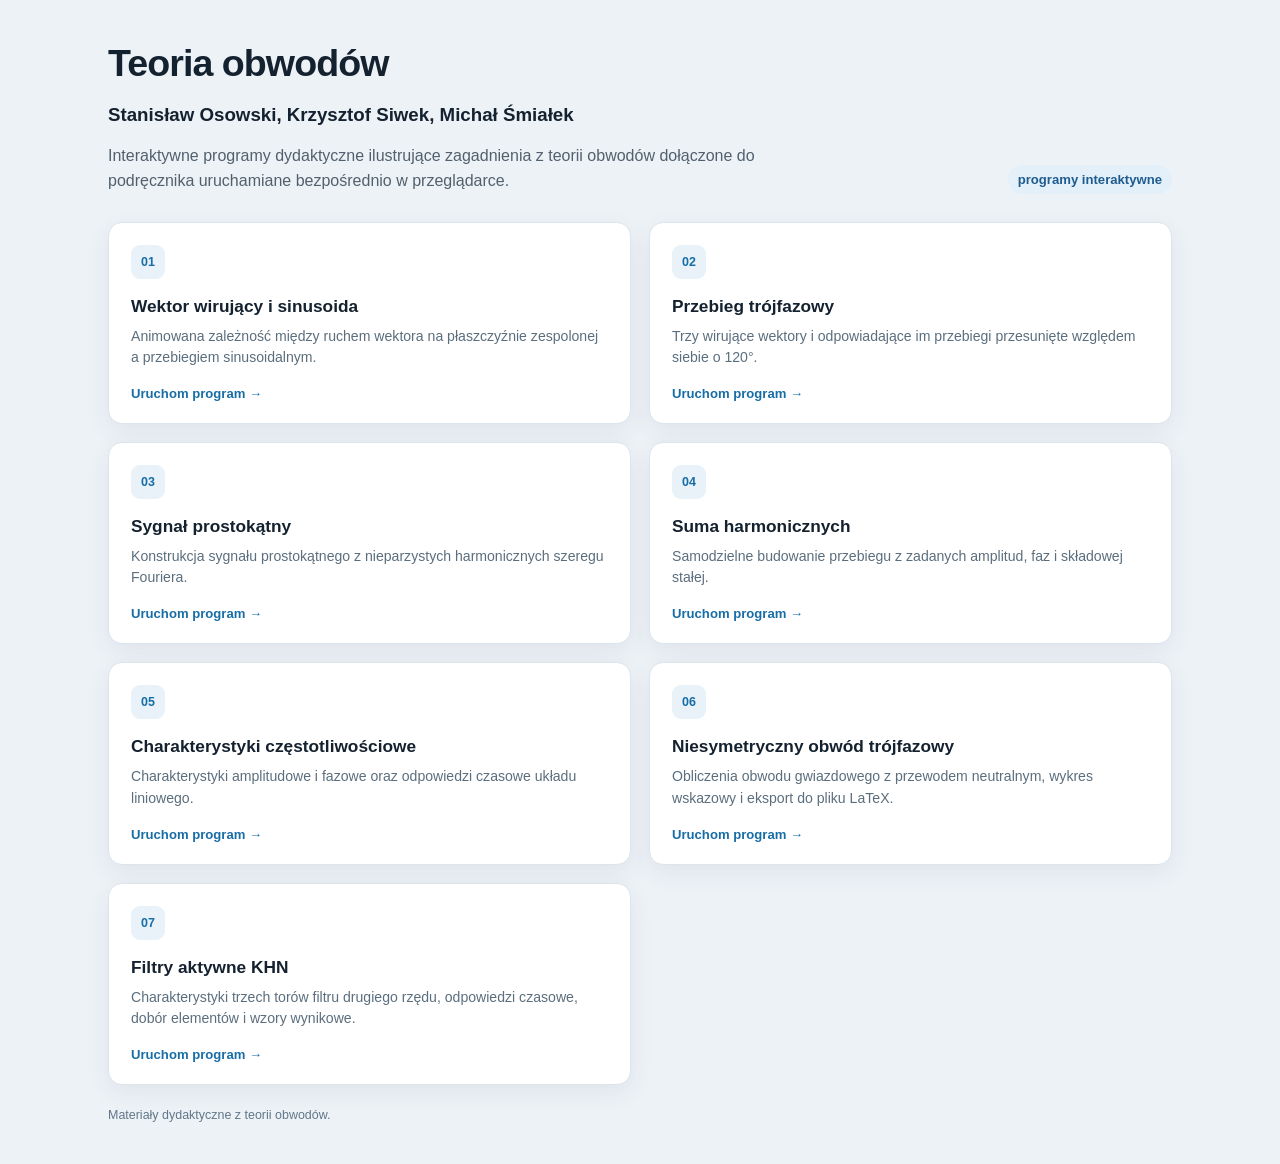
<file: index.html>
<!doctype html>
<html lang="pl">
<head>
  <meta charset="utf-8">
  <meta name="viewport" content="width=device-width, initial-scale=1">
  <meta name="description" content="Interaktywne programy ilustrujące zagadnienia z teorii obwodów">
  <title>Teoria obwodów — programy interaktywne</title>
  <style>
    :root { color-scheme: light; font-family: Inter, Segoe UI, Arial, sans-serif; color: #14212f; background: #edf2f7; }
    * { box-sizing: border-box; }
    body { margin: 0; min-width: 320px; }
    main { max-width: 1120px; margin: 0 auto; padding: 42px 28px; }
    header { display: flex; align-items: end; justify-content: space-between; gap: 24px; margin-bottom: 28px; }
    h1 { margin: 0; font-size: clamp(1.65rem, 4vw, 2.35rem); letter-spacing: -.025em; }
    header p { max-width: 680px; margin: 9px 0 0; color: #52606d; line-height: 1.55; }
    .tag { color: #1e5c8f; background: #e3f0fa; padding: 7px 10px; border-radius: 999px; font-size: .82rem; font-weight: 650; white-space: nowrap; }
    .grid { display: grid; grid-template-columns: repeat(2, minmax(0, 1fr)); gap: 18px; }
    .card { display: flex; flex-direction: column; min-height: 190px; padding: 22px; color: inherit; background: #fff; border: 1px solid #dce4ec; border-radius: 14px; box-shadow: 0 8px 24px rgba(35, 55, 75, .07); text-decoration: none; transition: transform .16s ease, border-color .16s ease, box-shadow .16s ease; }
    .card:hover { transform: translateY(-3px); border-color: #aac9dd; box-shadow: 0 12px 28px rgba(35, 55, 75, .11); }
    .card:focus-visible { outline: 3px solid #88bfe0; outline-offset: 3px; }
    .number { width: 34px; height: 34px; display: grid; place-items: center; margin-bottom: 17px; color: #176da5; background: #e8f2f8; border-radius: 9px; font-size: .78rem; font-weight: 750; }
    h2 { margin: 0; font-size: 1.08rem; }
    .card p { margin: 9px 0 18px; color: #5b6e7d; font-size: .88rem; line-height: 1.5; }
    .open { margin-top: auto; color: #176da5; font-size: .82rem; font-weight: 750; }
    footer { margin-top: 23px; color: #617688; font-size: .78rem; }
    @media (max-width: 720px) { main { padding: 25px 16px; } header { align-items: start; flex-direction: column; gap: 12px; } .grid { grid-template-columns: 1fr; } .card { min-height: 170px; } }
  </style>
</head>
<body>
  <main>
    <header>
      <div>
        <h1>Teoria obwodów</h1>
		<h3>Stanisław Osowski, Krzysztof Siwek, Michał Śmiałek</h3>
        <p>Interaktywne programy dydaktyczne ilustrujące zagadnienia z teorii obwodów dołączone do podręcznika uruchamiane bezpośrednio w przeglądarce.</p>
      </div>
      <div class="tag">programy interaktywne</div>
    </header>
    <section class="grid" aria-label="Lista programów">
      <a class="card" href="wektor_wirujacy/"><span class="number">01</span><h2>Wektor wirujący i sinusoida</h2><p>Animowana zależność między ruchem wektora na płaszczyźnie zespolonej a przebiegiem sinusoidalnym.</p><span class="open">Uruchom program →</span></a>
      <a class="card" href="trojfazowy/"><span class="number">02</span><h2>Przebieg trójfazowy</h2><p>Trzy wirujące wektory i odpowiadające im przebiegi przesunięte względem siebie o 120°.</p><span class="open">Uruchom program →</span></a>
      <a class="card" href="prostokatny/"><span class="number">03</span><h2>Sygnał prostokątny</h2><p>Konstrukcja sygnału prostokątnego z nieparzystych harmonicznych szeregu Fouriera.</p><span class="open">Uruchom program →</span></a>
      <a class="card" href="suma_harmonicznych/"><span class="number">04</span><h2>Suma harmonicznych</h2><p>Samodzielne budowanie przebiegu z zadanych amplitud, faz i składowej stałej.</p><span class="open">Uruchom program →</span></a>
      <a class="card" href="charakterystyki/"><span class="number">05</span><h2>Charakterystyki częstotliwościowe</h2><p>Charakterystyki amplitudowe i fazowe oraz odpowiedzi czasowe układu liniowego.</p><span class="open">Uruchom program →</span></a>
      <a class="card" href="obwod_trojfazowy/"><span class="number">06</span><h2>Niesymetryczny obwód trójfazowy</h2><p>Obliczenia obwodu gwiazdowego z przewodem neutralnym, wykres wskazowy i eksport do pliku LaTeX.</p><span class="open">Uruchom program →</span></a>
      <a class="card" href="khn/"><span class="number">07</span><h2>Filtry aktywne KHN</h2><p>Charakterystyki trzech torów filtru drugiego rzędu, odpowiedzi czasowe, dobór elementów i wzory wynikowe.</p><span class="open">Uruchom program →</span></a>
    </section>
    <footer>Materiały dydaktyczne z teorii obwodów.</footer>
  </main>
</body>
</html>
</file>
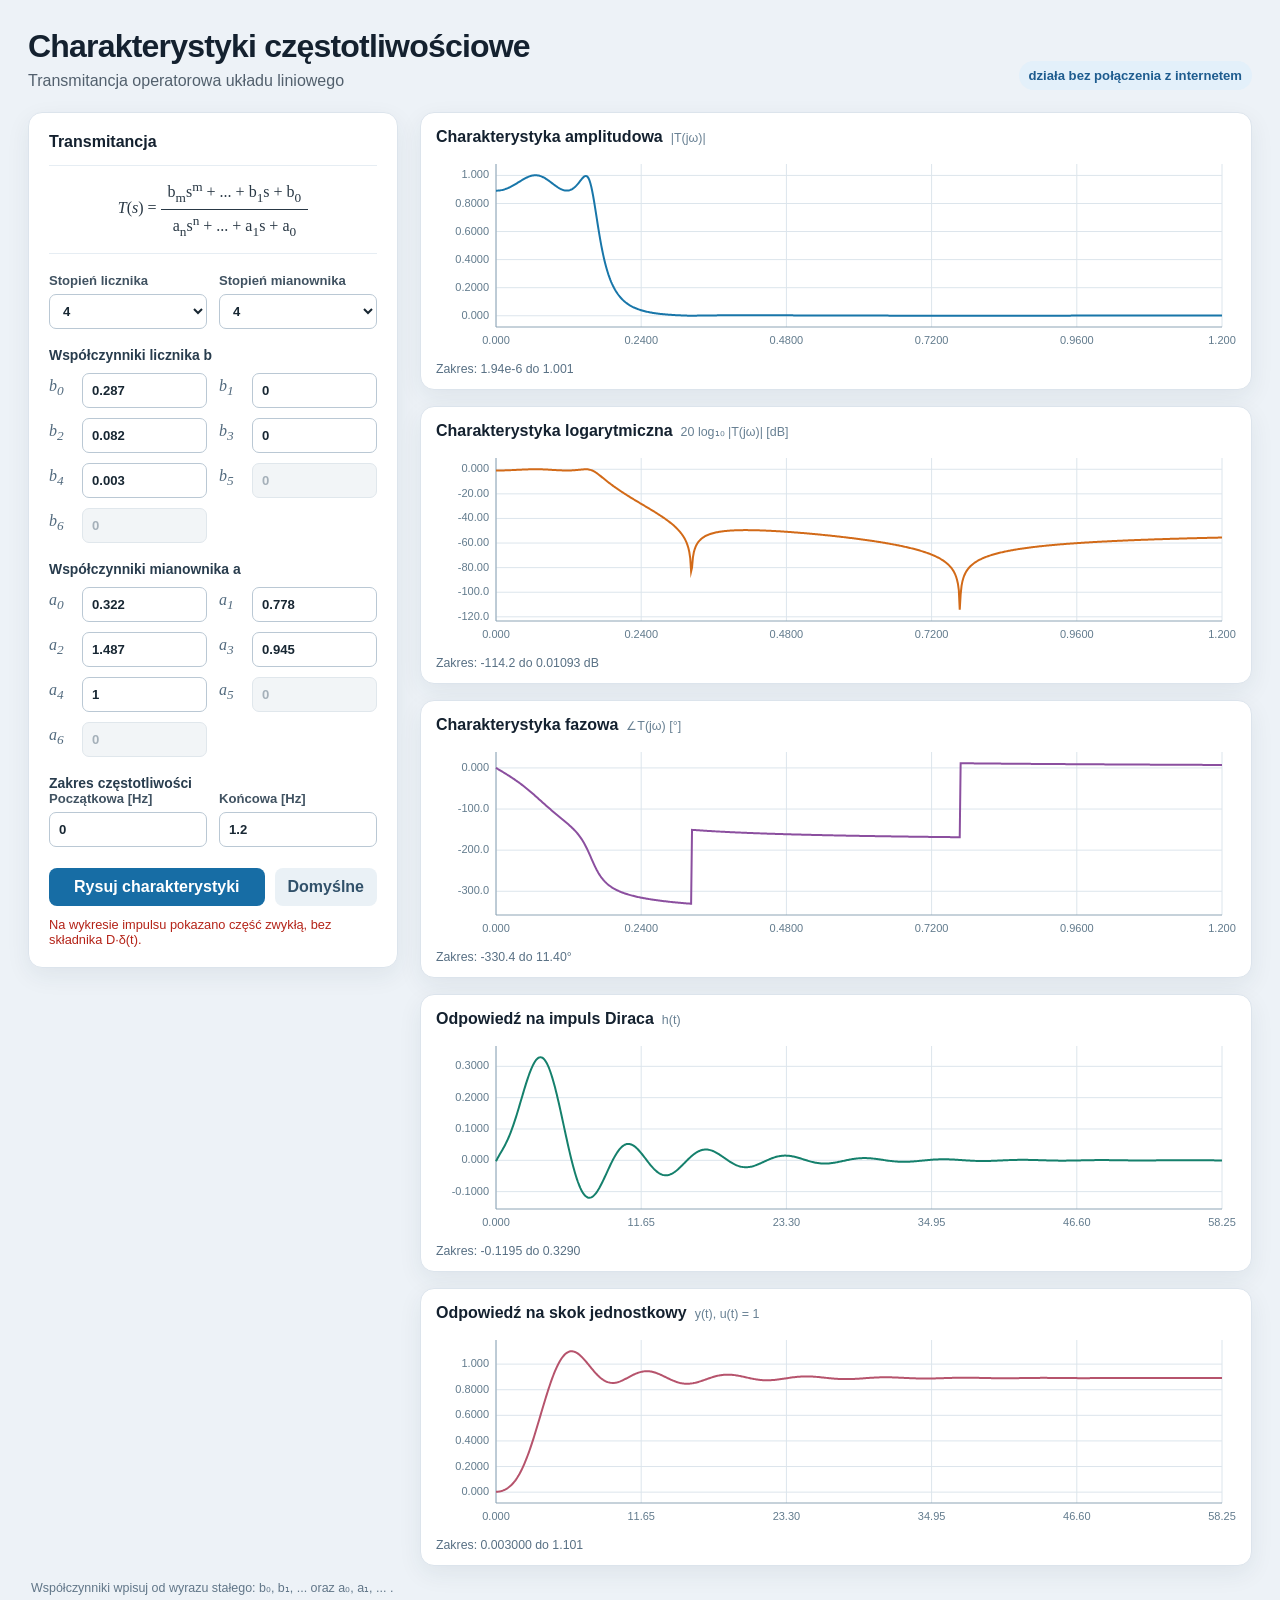
<file: charakterystyki/index.html>
<!doctype html>
<html lang="pl">
<head>
  <meta charset="utf-8">
  <meta name="viewport" content="width=device-width, initial-scale=1">
  <title>Charakterystyki częstotliwościowe</title>
  <style>
    :root { color-scheme: light; font-family: Inter, Segoe UI, Arial, sans-serif; color: #14212f; background: #edf2f7; }
    * { box-sizing: border-box; }
    body { margin: 0; min-width: 320px; }
    main { max-width: 1320px; margin: 0 auto; padding: 28px; }
    header { display: flex; align-items: end; justify-content: space-between; gap: 24px; margin-bottom: 22px; }
    h1 { margin: 0; font-size: clamp(1.5rem, 3vw, 2rem); letter-spacing: -0.025em; }
    header p { margin: 7px 0 0; color: #52606d; }
    .tag { color: #1e5c8f; background: #e3f0fa; padding: 7px 10px; border-radius: 999px; font-size: .82rem; font-weight: 650; white-space: nowrap; }
    .layout { display: grid; grid-template-columns: minmax(290px, 370px) minmax(0, 1fr); gap: 22px; align-items: start; }
    .card { background: #fff; border: 1px solid #dce4ec; border-radius: 14px; box-shadow: 0 8px 24px rgba(35, 55, 75, .07); }
    .controls { padding: 20px; position: sticky; top: 16px; }
    h2 { font-size: 1rem; margin: 0 0 14px; }
    .formula { margin: 0 0 19px; font-family: Georgia, serif; text-align: center; color: #293845; padding: 13px 7px; border-block: 1px solid #e6edf3; line-height: 1.8; }
    .formula .fraction { display: inline-flex; flex-direction: column; vertical-align: middle; text-align: center; line-height: 1.25; }
    .formula .top { border-bottom: 1px solid currentColor; padding: 0 7px 3px; }
    .formula .bottom { padding-top: 3px; }
    .field-row { display: grid; grid-template-columns: 1fr 1fr; gap: 12px; }
    label { display: block; color: #405261; font-size: .82rem; font-weight: 650; }
    input, select { width: 100%; margin-top: 6px; height: 35px; border: 1px solid #bac8d4; border-radius: 7px; padding: 6px 9px; color: #182733; background: #fff; font: inherit; }
    input:focus, select:focus { outline: 3px solid #b9dbf3; border-color: #2878ae; }
    input:disabled { background: #f2f5f7; border-color: #e0e7ec; color: #a5b0b9; }
    fieldset { margin: 18px 0 0; padding: 0; border: 0; }
    legend { padding: 0; font-size: .87rem; font-weight: 750; color: #283c4d; }
    .coefficients { display: grid; grid-template-columns: 1fr 1fr; gap: 10px 12px; margin-top: 10px; }
    .coefficient { display: grid; grid-template-columns: 28px 1fr; align-items: end; gap: 5px; }
    .coefficient span { padding-bottom: 9px; color: #526a7e; font: italic 1rem Georgia, serif; }
    .coefficient input { margin: 0; }
    .buttons { display: flex; gap: 10px; margin-top: 21px; }
    button { cursor: pointer; border: 0; border-radius: 8px; padding: 10px 13px; font: inherit; font-weight: 700; }
    #draw { color: white; background: #176da5; flex: 1; }
    #draw:hover { background: #115b8c; }
    #reset { color: #31516a; background: #eaf1f6; }
    .notice { min-height: 18px; margin: 11px 0 0; font-size: .8rem; color: #b42318; }
    .chart-area { display: grid; gap: 16px; }
    .chart { padding: 15px 15px 10px; min-height: 255px; overflow: hidden; }
    .chart-heading { display: flex; align-items: baseline; gap: 8px; margin-bottom: 8px; }
    .chart h2 { margin: 0; }
    .unit { font-size: .78rem; color: #688093; }
    canvas { display: block; width: 100%; height: 205px; touch-action: none; }
    .readout { height: 17px; margin: 3px 0 0; color: #587084; font-size: .77rem; }
    footer { color: #617688; font-size: .78rem; padding: 14px 3px 0; }
    @media (max-width: 850px) { main { padding: 16px; } header { align-items: start; flex-direction: column; gap: 10px; } .layout { grid-template-columns: 1fr; } .controls { position: static; } }
  </style>
</head>
<body>
  <main>
    <header>
      <div><h1>Charakterystyki częstotliwościowe</h1><p>Transmitancja operatorowa układu liniowego</p></div>
      <div class="tag">działa bez połączenia z internetem</div>
    </header>
    <div class="layout">
      <section class="card controls" aria-label="Parametry transmitancji">
        <h2>Transmitancja</h2>
        <p class="formula"><i>T</i>(<i>s</i>) = <span class="fraction"><span class="top">b<sub>m</sub>s<sup>m</sup> + ... + b<sub>1</sub>s + b<sub>0</sub></span><span class="bottom">a<sub>n</sub>s<sup>n</sup> + ... + a<sub>1</sub>s + a<sub>0</sub></span></span></p>
        <div class="field-row">
          <label>Stopień licznika<select id="numDegree" aria-label="Stopień licznika"></select></label>
          <label>Stopień mianownika<select id="denDegree" aria-label="Stopień mianownika"></select></label>
        </div>
        <fieldset><legend>Współczynniki licznika b</legend><div class="coefficients" id="numerator"></div></fieldset>
        <fieldset><legend>Współczynniki mianownika a</legend><div class="coefficients" id="denominator"></div></fieldset>
        <fieldset><legend>Zakres częstotliwości</legend><div class="field-row"><label>Początkowa [Hz]<input id="startHz" type="number" value="0" min="0" step="any"></label><label>Końcowa [Hz]<input id="endHz" type="number" value="10000" min="0" step="any"></label></div></fieldset>
        <div class="buttons"><button id="draw" type="button">Rysuj charakterystyki</button><button id="reset" type="button">Domyślne</button></div>
        <p class="notice" id="notice" role="alert"></p>
      </section>
      <section class="chart-area" aria-label="Wykresy charakterystyk">
        <article class="card chart"><div class="chart-heading"><h2>Charakterystyka amplitudowa</h2><span class="unit">|T(jω)|</span></div><canvas id="amp" aria-label="Wykres charakterystyki amplitudowej"></canvas><p class="readout" id="ampReadout"></p></article>
        <article class="card chart"><div class="chart-heading"><h2>Charakterystyka logarytmiczna</h2><span class="unit">20 log₁₀ |T(jω)| [dB]</span></div><canvas id="db" aria-label="Wykres charakterystyki w decybelach"></canvas><p class="readout" id="dbReadout"></p></article>
        <article class="card chart"><div class="chart-heading"><h2>Charakterystyka fazowa</h2><span class="unit">∠T(jω) [°]</span></div><canvas id="phase" aria-label="Wykres charakterystyki fazowej"></canvas><p class="readout" id="phaseReadout"></p></article>
        <article class="card chart"><div class="chart-heading"><h2>Odpowiedź na impuls Diraca</h2><span class="unit">h(t)</span></div><canvas id="impulse" aria-label="Wykres odpowiedzi na impuls Diraca"></canvas><p class="readout" id="impulseReadout"></p></article>
        <article class="card chart"><div class="chart-heading"><h2>Odpowiedź na skok jednostkowy</h2><span class="unit">y(t), u(t) = 1</span></div><canvas id="step" aria-label="Wykres odpowiedzi na skok jednostkowy"></canvas><p class="readout" id="stepReadout"></p></article>
      </section>
    </div>
    <footer>Współczynniki wpisuj od wyrazu stałego: b₀, b₁, ... oraz a₀, a₁, ... .</footer>
  </main>
  <script>
    (() => {
      const maxDegree = 6;
      const defaults = { num: 4, den: 4, b: [.287, 0, .082, 0, .003, 0, 0], a: [.322, .778, 1.487, .945, 1, 0, 0], start: 0, end: 1.2 };
      const els = { num: document.querySelector('#numDegree'), den: document.querySelector('#denDegree'), numerator: document.querySelector('#numerator'), denominator: document.querySelector('#denominator'), start: document.querySelector('#startHz'), end: document.querySelector('#endHz'), notice: document.querySelector('#notice') };
      const charts = [
        { canvas: document.querySelector('#amp'), readout: document.querySelector('#ampReadout'), key: 'amplitude', data: () => response, xKey: 'f', xUnit: 'Hz', unit: '', color: '#1876a9' },
        { canvas: document.querySelector('#db'), readout: document.querySelector('#dbReadout'), key: 'db', data: () => response, xKey: 'f', xUnit: 'Hz', unit: ' dB', color: '#d26a18' },
        { canvas: document.querySelector('#phase'), readout: document.querySelector('#phaseReadout'), key: 'phase', data: () => response, xKey: 'f', xUnit: 'Hz', unit: '°', color: '#8b4f9f' },
        { canvas: document.querySelector('#impulse'), readout: document.querySelector('#impulseReadout'), key: 'value', data: () => impulseResponse, xKey: 't', xUnit: 's', unit: '', color: '#15806c' },
        { canvas: document.querySelector('#step'), readout: document.querySelector('#stepReadout'), key: 'value', data: () => stepResponse, xKey: 't', xUnit: 's', unit: '', color: '#b6536c' }
      ];
      let response = [], impulseResponse = [], stepResponse = [];
      for (let i = 0; i <= maxDegree; i++) { els.num.add(new Option(i, i)); els.den.add(new Option(i, i)); }
      function coefficientInputs(container, letter) {
        for (let i = 0; i <= maxDegree; i++) {
          const wrap = document.createElement('label'); wrap.className = 'coefficient';
          wrap.innerHTML = `<span>${letter}<sub>${i}</sub></span><input type="number" step="any" value="0" aria-label="Współczynnik ${letter}${i}">`;
          container.append(wrap);
        }
      }
      coefficientInputs(els.numerator, 'b'); coefficientInputs(els.denominator, 'a');
      function inputs(container) { return [...container.querySelectorAll('input')]; }
      function updateEnabled() {
        inputs(els.numerator).forEach((input, i) => input.disabled = i > +els.num.value);
        inputs(els.denominator).forEach((input, i) => input.disabled = i > +els.den.value);
      }
      function setDefaults() {
        els.num.value = defaults.num; els.den.value = defaults.den; els.start.value = defaults.start; els.end.value = defaults.end;
        inputs(els.numerator).forEach((input, i) => input.value = defaults.b[i]);
        inputs(els.denominator).forEach((input, i) => input.value = defaults.a[i]);
        updateEnabled(); draw();
      }
      function coefficients(container, degree) { return inputs(container).slice(0, degree + 1).map(input => Number(input.value)); }
      function polyAt(coeffs, omega) {
        let re = 0, im = 0;
        for (let i = 0; i < coeffs.length; i++) { const term = coeffs[i] * omega ** i; re += term * Math.cos(i * Math.PI / 2); im += term * Math.sin(i * Math.PI / 2); }
        return { re, im };
      }
      function format(value) { const abs = Math.abs(value); return abs >= 10000 || (abs > 0 && abs < .001) ? value.toExponential(2) : value.toPrecision(4); }
      function draw() {
        const start = Number(els.start.value), end = Number(els.end.value), numDegree = +els.num.value, denDegree = +els.den.value;
        const b = coefficients(els.numerator, numDegree), a = coefficients(els.denominator, denDegree);
        if (!Number.isFinite(start) || !Number.isFinite(end) || start < 0 || end <= start || ![...a, ...b].every(Number.isFinite) || a.every(x => x === 0)) { els.notice.textContent = 'Podaj poprawny zakres, dodatnią częstotliwość końcową i współczynniki.'; return; }
        els.notice.textContent = '';
        const samples = 800; response = []; let previousPhase;
        for (let k = 0; k <= samples; k++) {
          const f = start + (end - start) * k / samples, omega = 2 * Math.PI * f, n = polyAt(b, omega), d = polyAt(a, omega);
          const denMag = Math.hypot(d.re, d.im); let amplitude = denMag === 0 ? NaN : Math.hypot(n.re, n.im) / denMag;
          let phase = Math.atan2(n.im, n.re) - Math.atan2(d.im, d.re);
          if (previousPhase !== undefined) { while (phase - previousPhase > Math.PI) phase -= 2 * Math.PI; while (phase - previousPhase < -Math.PI) phase += 2 * Math.PI; }
          previousPhase = phase;
          response.push({ f, amplitude, db: amplitude > 0 ? 20 * Math.log10(amplitude) : NaN, phase: phase * 180 / Math.PI });
        }
        const timeResponses = calculateTimeResponses(a, b, denDegree, numDegree);
        impulseResponse = timeResponses.impulse; stepResponse = timeResponses.step;
        if (timeResponses.note) els.notice.textContent = timeResponses.note;
        charts.forEach(renderChart);
      }
      function calculateTimeResponses(a, b, denDegree, numDegree) {
        if (denDegree < 1 || numDegree > denDegree || a[denDegree] === 0) {
          return { impulse: [], step: [], note: 'Odpowiedzi czasowe są rysowane dla transmitancji właściwej z mianownikiem co najmniej pierwszego stopnia.' };
        }
        const n = denDegree, lead = a[n], an = a.slice(0, n).map(value => value / lead);
        const bn = Array.from({ length: n + 1 }, (_, i) => i <= numDegree ? b[i] / lead : 0);
        const direct = bn[n], c = bn.slice(0, n).map((value, i) => value - direct * an[i]);
        const roots = polynomialRoots([1, ...an.slice().reverse()]);
        const realRates = roots.map(root => Math.abs(root.re)).filter(rate => rate > 1e-5);
        const maxRate = Math.max(1, ...roots.map(root => Math.hypot(root.re, root.im)), ...realRates);
        const positiveRate = Math.max(0, ...roots.map(root => root.re));
        const slowRate = Math.min(...roots.map(root => -root.re).filter(rate => rate > 1e-4));
        const timeEnd = positiveRate > 1e-4 ? Math.min(12, 4 / positiveRate) : Number.isFinite(slowRate) ? Math.min(60, Math.max(2, 7 / slowRate)) : 12;
        const points = 800, outputStep = timeEnd / points, substeps = Math.max(1, Math.min(250, Math.ceil(outputStep * maxRate * 8)));
        const dt = outputStep / substeps, impulse = [], step = [];
        let impulseState = Array(n).fill(0); impulseState[n - 1] = 1;
        let stepState = Array(n).fill(0);
        const output = state => c.reduce((sum, value, i) => sum + value * state[i], 0);
        for (let i = 0; i <= points; i++) {
          const t = i * outputStep;
          impulse.push({ t, value: output(impulseState) });
          step.push({ t, value: output(stepState) + direct });
          for (let j = 0; j < substeps; j++) { impulseState = rk4(impulseState, dt, 0, an); stepState = rk4(stepState, dt, 1, an); }
        }
        const note = direct !== 0 ? 'Na wykresie impulsu pokazano część zwykłą, bez składnika D·δ(t).' : '';
        return { impulse, step, note };
      }
      function rk4(state, dt, input, an) {
        const derivative = values => values.slice(1).concat(input - an.reduce((sum, coefficient, i) => sum + coefficient * values[i], 0));
        const k1 = derivative(state), at = (values, multiplier) => state.map((value, i) => value + multiplier * values[i]);
        const k2 = derivative(at(k1, dt / 2)), k3 = derivative(at(k2, dt / 2)), k4 = derivative(at(k3, dt));
        return state.map((value, i) => value + dt * (k1[i] + 2 * k2[i] + 2 * k3[i] + k4[i]) / 6);
      }
      function polynomialRoots(descending) {
        const n = descending.length - 1, radius = 1 + Math.max(...descending.slice(1).map(Math.abs));
        const roots = Array.from({ length: n }, (_, i) => ({ re: radius * Math.cos(2 * Math.PI * i / n + .17), im: radius * Math.sin(2 * Math.PI * i / n + .17) }));
        const add = (x, y) => ({ re: x.re + y.re, im: x.im + y.im }), subtract = (x, y) => ({ re: x.re - y.re, im: x.im - y.im });
        const multiply = (x, y) => ({ re: x.re * y.re - x.im * y.im, im: x.re * y.im + x.im * y.re });
        const divide = (x, y) => { const d = y.re ** 2 + y.im ** 2 || 1e-20; return { re: (x.re * y.re + x.im * y.im) / d, im: (x.im * y.re - x.re * y.im) / d }; };
        for (let iter = 0; iter < 120; iter++) {
          let largestChange = 0;
          for (let i = 0; i < n; i++) {
            let value = { re: descending[0], im: 0 };
            for (let j = 1; j <= n; j++) value = add(multiply(value, roots[i]), { re: descending[j], im: 0 });
            let denominator = { re: 1, im: 0 };
            for (let j = 0; j < n; j++) if (j !== i) denominator = multiply(denominator, subtract(roots[i], roots[j]));
            const correction = divide(value, denominator); roots[i] = subtract(roots[i], correction); largestChange = Math.max(largestChange, Math.hypot(correction.re, correction.im));
          }
          if (largestChange < 1e-9) break;
        }
        return roots;
      }
      function ticks(min, max) { const span = max - min || 1, raw = span / 5, power = 10 ** Math.floor(Math.log10(raw)), fraction = raw / power, nice = (fraction < 1.5 ? 1 : fraction < 3 ? 2 : fraction < 7 ? 5 : 10) * power, first = Math.ceil(min / nice) * nice, result = []; for (let x = first; x <= max + nice * .01; x += nice) result.push(x); return result; }
      function renderChart(chart) {
        const { canvas, readout, key, xKey, xUnit, unit, color } = chart, data = chart.data(), rect = canvas.getBoundingClientRect(), ratio = devicePixelRatio || 1, width = Math.max(260, Math.round(rect.width)), height = Math.round(rect.height);
        canvas.width = width * ratio; canvas.height = height * ratio; const ctx = canvas.getContext('2d'); ctx.scale(ratio, ratio); ctx.clearRect(0, 0, width, height);
        const values = data.map(p => p[key]).filter(Number.isFinite); if (!values.length) { readout.textContent = 'Brak danych do narysowania.'; return; }
        let min = Math.min(...values), max = Math.max(...values), pad = (max - min) * .08; if (pad === 0) pad = Math.max(Math.abs(max) * .1, 1); min -= pad; max += pad;
        const left = 60, right = 14, top = 10, bottom = 32, pw = width - left - right, ph = height - top - bottom;
        const x = value => left + (value - data[0][xKey]) / (data.at(-1)[xKey] - data[0][xKey]) * pw, y = v => top + (max - v) / (max - min) * ph;
        ctx.font = '11px Segoe UI, Arial'; ctx.strokeStyle = '#dce5ec'; ctx.fillStyle = '#627b8d'; ctx.lineWidth = 1;
        ticks(min, max).forEach(t => { const yy = y(t); ctx.beginPath(); ctx.moveTo(left, yy); ctx.lineTo(left + pw, yy); ctx.stroke(); ctx.textAlign = 'right'; ctx.textBaseline = 'middle'; ctx.fillText(format(t), left - 7, yy); });
        for (let i = 0; i <= 5; i++) { const value = data[0][xKey] + (data.at(-1)[xKey] - data[0][xKey]) * i / 5, xx = x(value); ctx.beginPath(); ctx.moveTo(xx, top); ctx.lineTo(xx, top + ph); ctx.stroke(); ctx.textAlign = 'center'; ctx.textBaseline = 'top'; ctx.fillText(format(value), xx, top + ph + 8); }
        ctx.strokeStyle = '#8da4b5'; ctx.beginPath(); ctx.moveTo(left, top); ctx.lineTo(left, top + ph); ctx.lineTo(left + pw, top + ph); ctx.stroke();
        ctx.strokeStyle = color; ctx.lineWidth = 2; ctx.beginPath(); let started = false;
        data.forEach(p => { if (!Number.isFinite(p[key])) { started = false; return; } const px = x(p[xKey]), py = y(p[key]); if (!started) { ctx.moveTo(px, py); started = true; } else ctx.lineTo(px, py); }); ctx.stroke();
        readout.textContent = `Zakres: ${format(min + pad)} do ${format(max - pad)}${unit}`;
        canvas.onpointermove = event => { const r = canvas.getBoundingClientRect(), position = Math.max(0, Math.min(1, (event.clientX - r.left - left) / pw)), p = data[Math.round(position * (data.length - 1))]; readout.textContent = `${xKey === 't' ? 't' : 'f'} = ${format(p[xKey])} ${xUnit}, wartość = ${format(p[key])}${unit}`; };
        canvas.onpointerleave = () => { readout.textContent = `Zakres: ${format(min + pad)} do ${format(max - pad)}${unit}`; };
      }
      els.num.addEventListener('change', () => { updateEnabled(); draw(); });
      els.den.addEventListener('change', () => { updateEnabled(); draw(); });
      document.querySelector('.controls').addEventListener('input', event => { if (event.target.matches('input')) draw(); });
      document.querySelector('#draw').addEventListener('click', draw); document.querySelector('#reset').addEventListener('click', setDefaults);
      new ResizeObserver(() => { if (response.length) charts.forEach(renderChart); }).observe(document.querySelector('.chart-area'));
      setDefaults();
    })();
  </script>
</body>
</html>
</file>
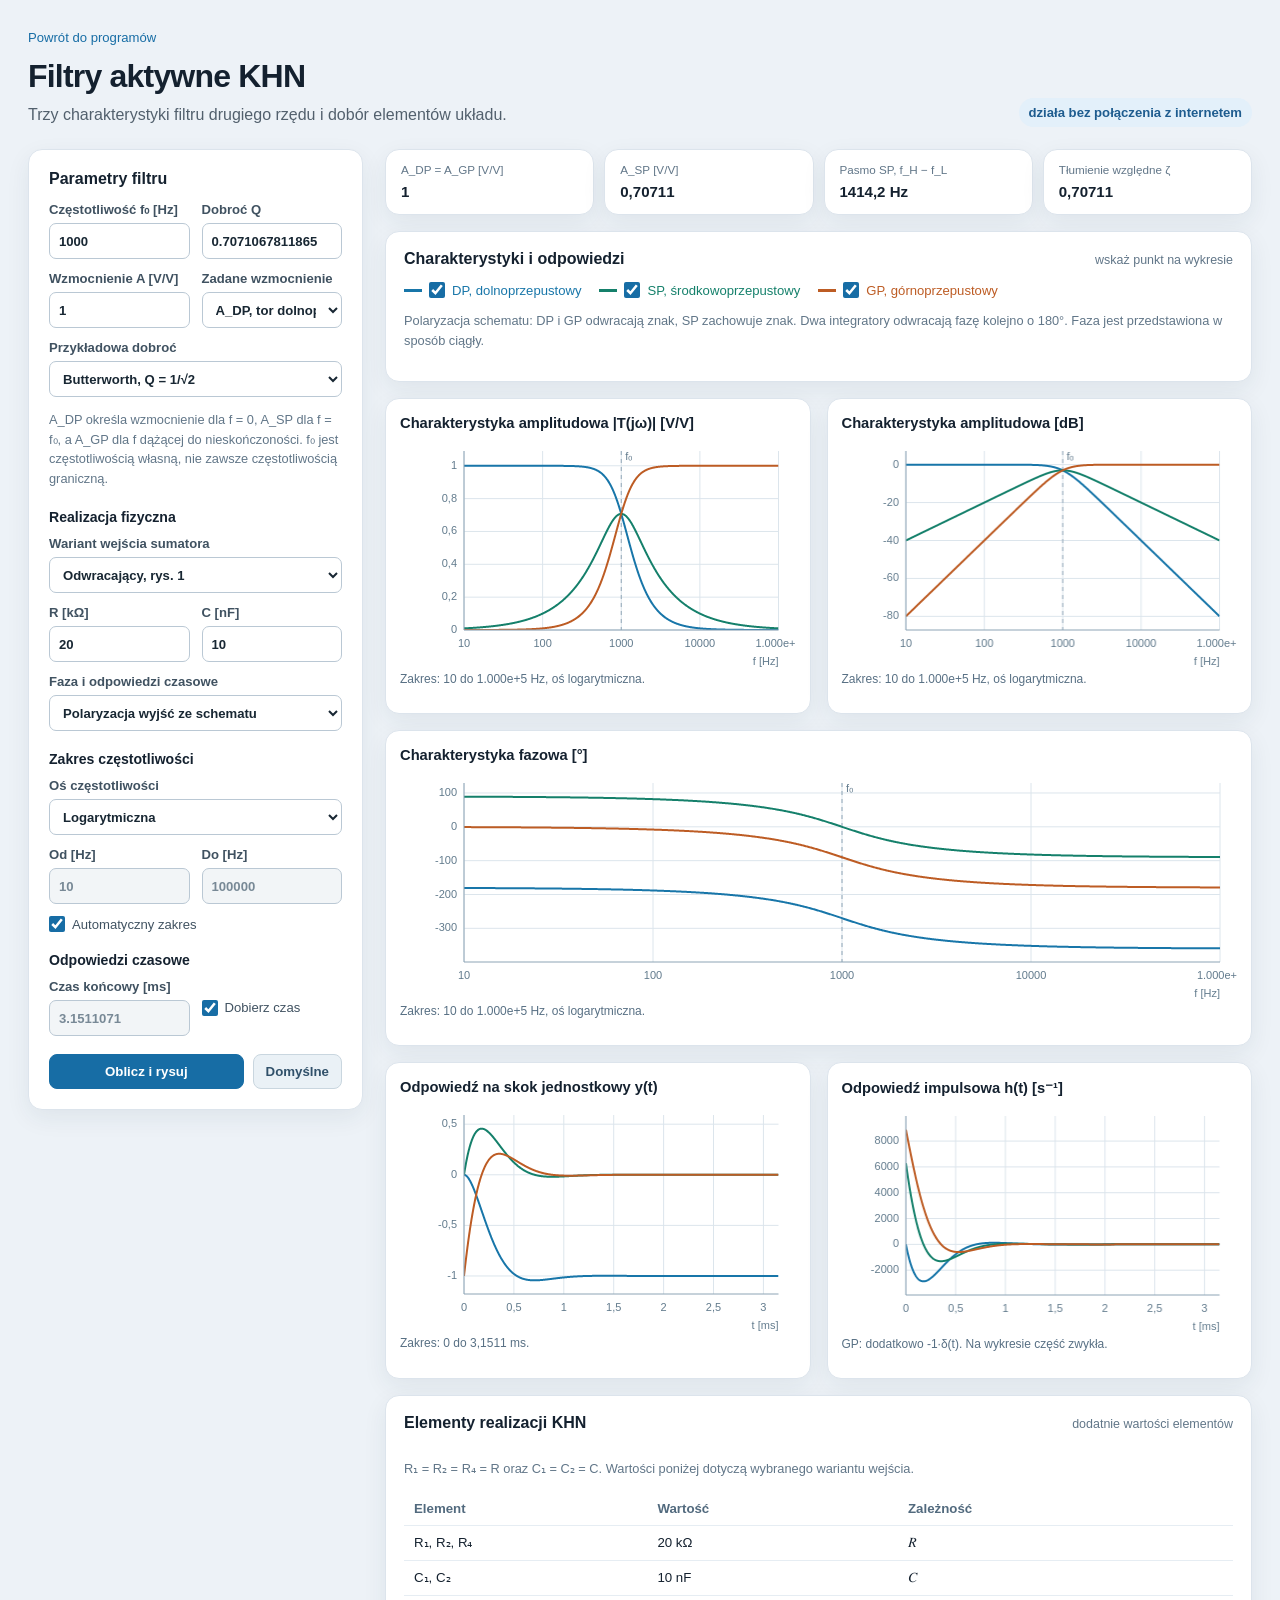
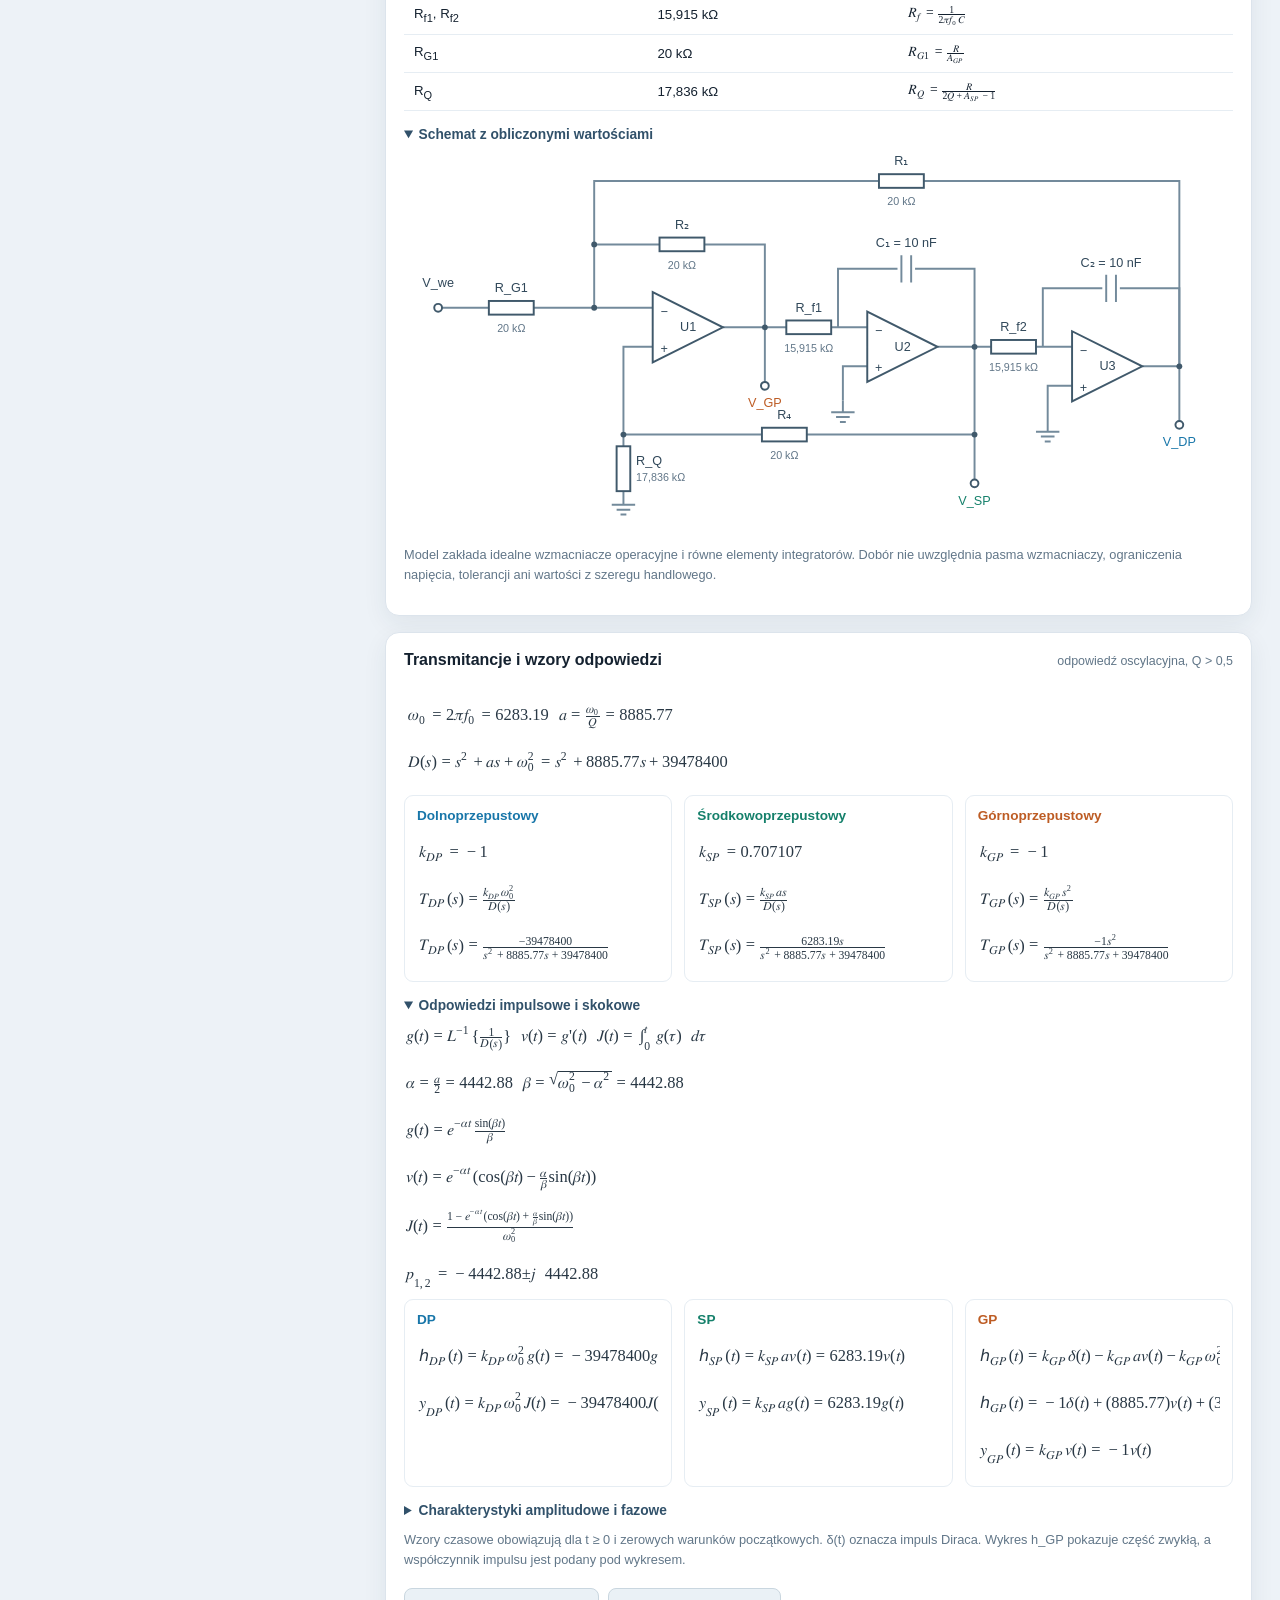
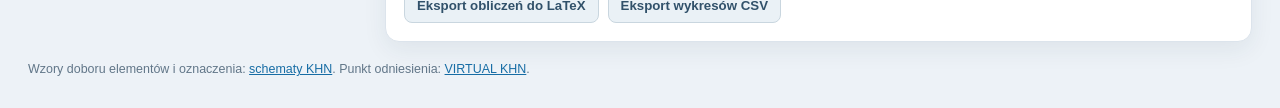
<file: khn/index.html>
<!doctype html>
<html lang="pl">
<head>
  <meta charset="utf-8">
  <meta name="viewport" content="width=device-width, initial-scale=1">
  <meta name="description" content="Symulacja aktywnych filtrów KHN drugiego rzędu, dobór elementów i odpowiedzi czasowe.">
  <title>Filtry aktywne KHN drugiego rzędu</title>
  <link rel="stylesheet" href="style.css">
  <script src="model.js" defer></script>
  <script src="app.js" defer></script>
</head>
<body>
<main>
  <a class="back" href="../">Powrót do programów</a>
  <header><div><h1>Filtry aktywne KHN</h1><p>Trzy charakterystyki filtru drugiego rzędu i dobór elementów układu.</p></div><span class="tag">działa bez połączenia z internetem</span></header>
  <div class="layout">
    <form class="card controls" id="controls" novalidate>
      <h2>Parametry filtru</h2>
      <div class="fields">
        <label>Częstotliwość f₀ [Hz]<input id="f0" type="number" min="0" step="any" value="1000" required></label>
        <label>Dobroć Q<input id="Q" type="number" min="0" step="any" value="0.7071067811865476" required></label>
        <label>Wzmocnienie A [V/V]<input id="gain" type="number" min="0" step="any" value="1" required></label>
        <label>Zadane wzmocnienie<select id="port"><option value="DP">A_DP, tor dolnoprzepustowy</option><option value="SP">A_SP, tor środkowoprzepustowy</option><option value="GP">A_GP, tor górnoprzepustowy</option></select></label>
        <label class="wide">Przykładowa dobroć<select id="preset"><option value="custom">Własna</option><option value="0.7071067811865476" selected>Butterworth, Q = 1/√2</option><option value="0.5773502691896258">Bessel, Q = 1/√3</option><option value="0.5">Tłumienie krytyczne, Q = 0,5</option><option value="0.3">Odpowiedź aperiodyczna, Q = 0,3</option><option value="5">Rezonans, Q = 5</option></select></label>
      </div>
      <p class="muted">A_DP określa wzmocnienie dla f = 0, A_SP dla f = f₀, a A_GP dla f dążącej do nieskończoności. f₀ jest częstotliwością własną, nie zawsze częstotliwością graniczną.</p>
      <fieldset><legend>Realizacja fizyczna</legend><div class="fields">
        <label class="wide">Wariant wejścia sumatora<select id="variant"><option value="inverting">Odwracający, rys. 1</option><option value="noninverting">Nieodwracający, rys. 2</option></select></label>
        <label>R [kΩ]<input id="R" type="number" min="0" step="any" value="20" required></label>
        <label>C [nF]<input id="C" type="number" min="0" step="any" value="10" required></label>
        <label class="wide">Faza i odpowiedzi czasowe<select id="convention"><option value="physical">Polaryzacja wyjść ze schematu</option><option value="normalized">Transmitancje znormalizowane</option></select></label>
      </div></fieldset>
      <fieldset><legend>Zakres częstotliwości</legend><div class="fields">
        <label class="wide">Oś częstotliwości<select id="scale"><option value="log">Logarytmiczna</option><option value="linear">Liniowa</option></select></label>
        <label>Od [Hz]<input id="fmin" type="number" min="0" step="any" value="10" required></label>
        <label>Do [Hz]<input id="fmax" type="number" min="0" step="any" value="100000" required></label>
        <label class="check wide"><input id="autoF" type="checkbox" checked>Automatyczny zakres</label>
      </div></fieldset>
      <fieldset><legend>Odpowiedzi czasowe</legend><div class="fields">
        <label>Czas końcowy [ms]<input id="tmax" type="number" min="0" step="any" value="3.1511" required></label>
        <label class="check"><input id="autoT" type="checkbox" checked>Dobierz czas</label>
      </div></fieldset>
      <div class="buttons"><button class="primary" type="submit">Oblicz i rysuj</button><button type="button" id="reset">Domyślne</button></div>
      <p id="notice" class="notice" role="alert"></p>
    </form>
    <div class="content" id="results">
      <section class="summary" aria-label="Wyniki obliczeń">
        <div class="card metric"><small>A_DP = A_GP [V/V]</small><strong id="gainResult"></strong></div>
        <div class="card metric"><small>A_SP [V/V]</small><strong id="bandResult"></strong></div>
        <div class="card metric"><small>Pasmo SP, f_H − f_L</small><strong id="bandwidth"></strong></div>
        <div class="card metric"><small>Tłumienie względne ζ</small><strong id="damping"></strong></div>
      </section>
      <section class="card panel">
        <div class="heading"><h2>Charakterystyki i odpowiedzi</h2><span>wskaż punkt na wykresie</span></div>
        <div class="legend" aria-label="Widoczne tory">
          <label class="check dp"><input type="checkbox" data-port="DP" checked>DP, dolnoprzepustowy</label>
          <label class="check sp"><input type="checkbox" data-port="SP" checked>SP, środkowoprzepustowy</label>
          <label class="check gp"><input type="checkbox" data-port="GP" checked>GP, górnoprzepustowy</label>
        </div>
        <p class="muted" id="conventionNote"></p>
      </section>
      <section class="charts" aria-label="Wykresy">
        <article class="card chart"><h2>Charakterystyka amplitudowa |T(jω)| [V/V]</h2><canvas id="amplitude" role="img" aria-label="Charakterystyka amplitudowa trzech torów KHN"></canvas><p class="readout" id="amplitudeReadout"></p></article>
        <article class="card chart"><h2>Charakterystyka amplitudowa [dB]</h2><canvas id="db" role="img" aria-label="Charakterystyka amplitudowa w decybelach"></canvas><p class="readout" id="dbReadout"></p></article>
        <article class="card chart full"><h2>Charakterystyka fazowa [°]</h2><canvas id="phase" role="img" aria-label="Charakterystyka fazowa trzech torów KHN"></canvas><p class="readout" id="phaseReadout"></p></article>
        <article class="card chart"><h2>Odpowiedź na skok jednostkowy y(t)</h2><canvas id="step" role="img" aria-label="Odpowiedź na skok jednostkowy"></canvas><p class="readout" id="stepReadout"></p></article>
        <article class="card chart"><h2>Odpowiedź impulsowa h(t) [s⁻¹]</h2><canvas id="impulse" role="img" aria-label="Zwykła część odpowiedzi impulsowej"></canvas><p class="readout" id="impulseReadout"></p></article>
      </section>
      <section class="card panel">
        <div class="heading"><h2>Elementy realizacji KHN</h2><span id="hardwareStatus"></span></div>
        <p class="note" id="hardwareNote"></p>
        <div class="table-wrap"><table><thead><tr><th>Element</th><th>Wartość</th><th>Zależność</th></tr></thead><tbody id="elements"></tbody></table></div>
        <details open><summary>Schemat z obliczonymi wartościami</summary><div class="schematic-wrap" id="schematic"></div></details>
        <p class="note">Model zakłada idealne wzmacniacze operacyjne i równe elementy integratorów. Dobór nie uwzględnia pasma wzmacniaczy, ograniczenia napięcia, tolerancji ani wartości z szeregu handlowego.</p>
      </section>
      <section class="card panel">
        <div class="heading"><h2>Transmitancje i wzory odpowiedzi</h2><span id="responseType"></span></div>
        <div id="commonFormula" class="formula"></div>
        <div class="equation-grid" id="transfers"></div>
        <details open><summary>Odpowiedzi impulsowe i skokowe</summary><div id="timeFormulas"></div></details>
        <details><summary>Charakterystyki amplitudowe i fazowe</summary><div id="frequencyFormulas"></div></details>
        <p class="note">Wzory czasowe obowiązują dla t ≥ 0 i zerowych warunków początkowych. δ(t) oznacza impuls Diraca. Wykres h_GP pokazuje część zwykłą, a współczynnik impulsu jest podany pod wykresem.</p>
        <div class="buttons"><button id="exportTex" type="button">Eksport obliczeń do LaTeX</button><button id="exportCsv" type="button">Eksport wykresów CSV</button></div>
      </section>
    </div>
  </div>
  <footer>Wzory doboru elementów i oznaczenia: <a href="https://termotesty.pl/KHN/khn_1.html" target="_blank" rel="noopener">schematy KHN</a>. Punkt odniesienia: <a href="https://termotesty.pl/KHN/khn_ah.html" target="_blank" rel="noopener">VIRTUAL KHN</a>.</footer>
</main>
</body>
</html>
</file>
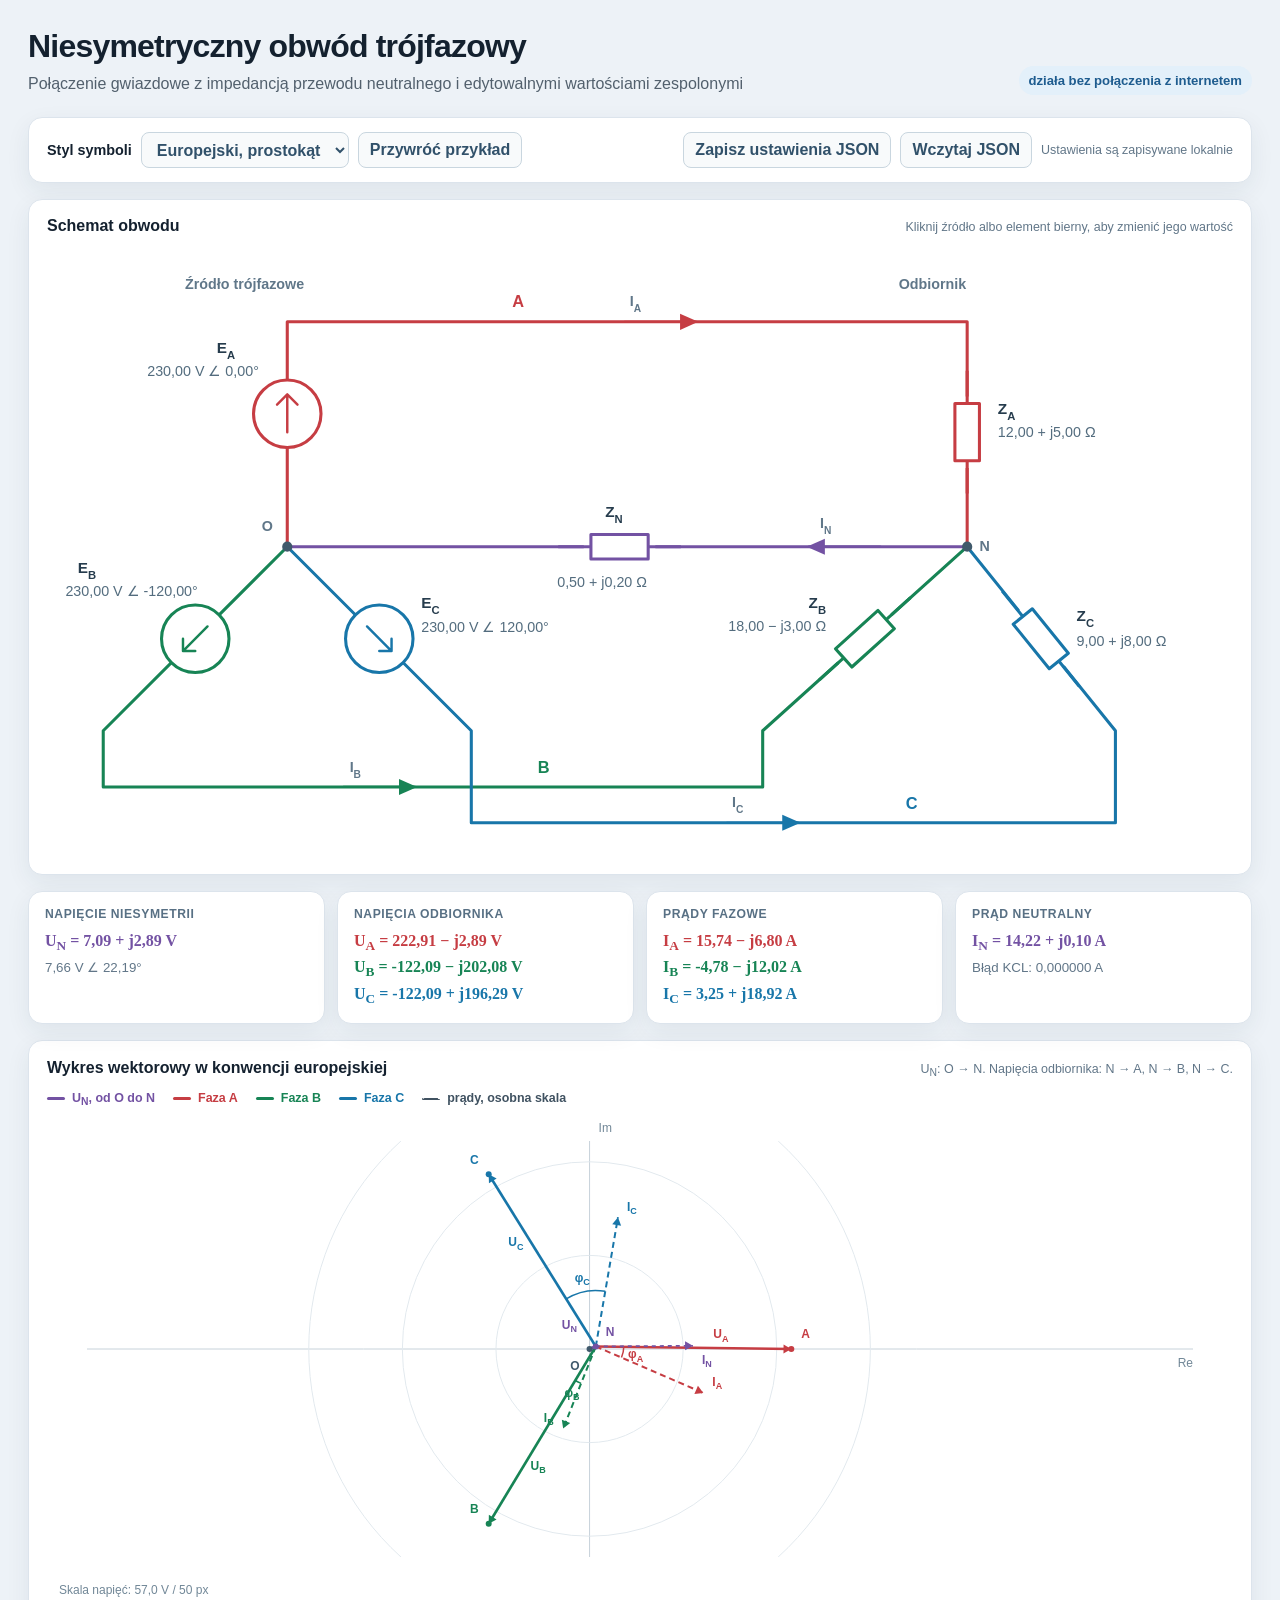
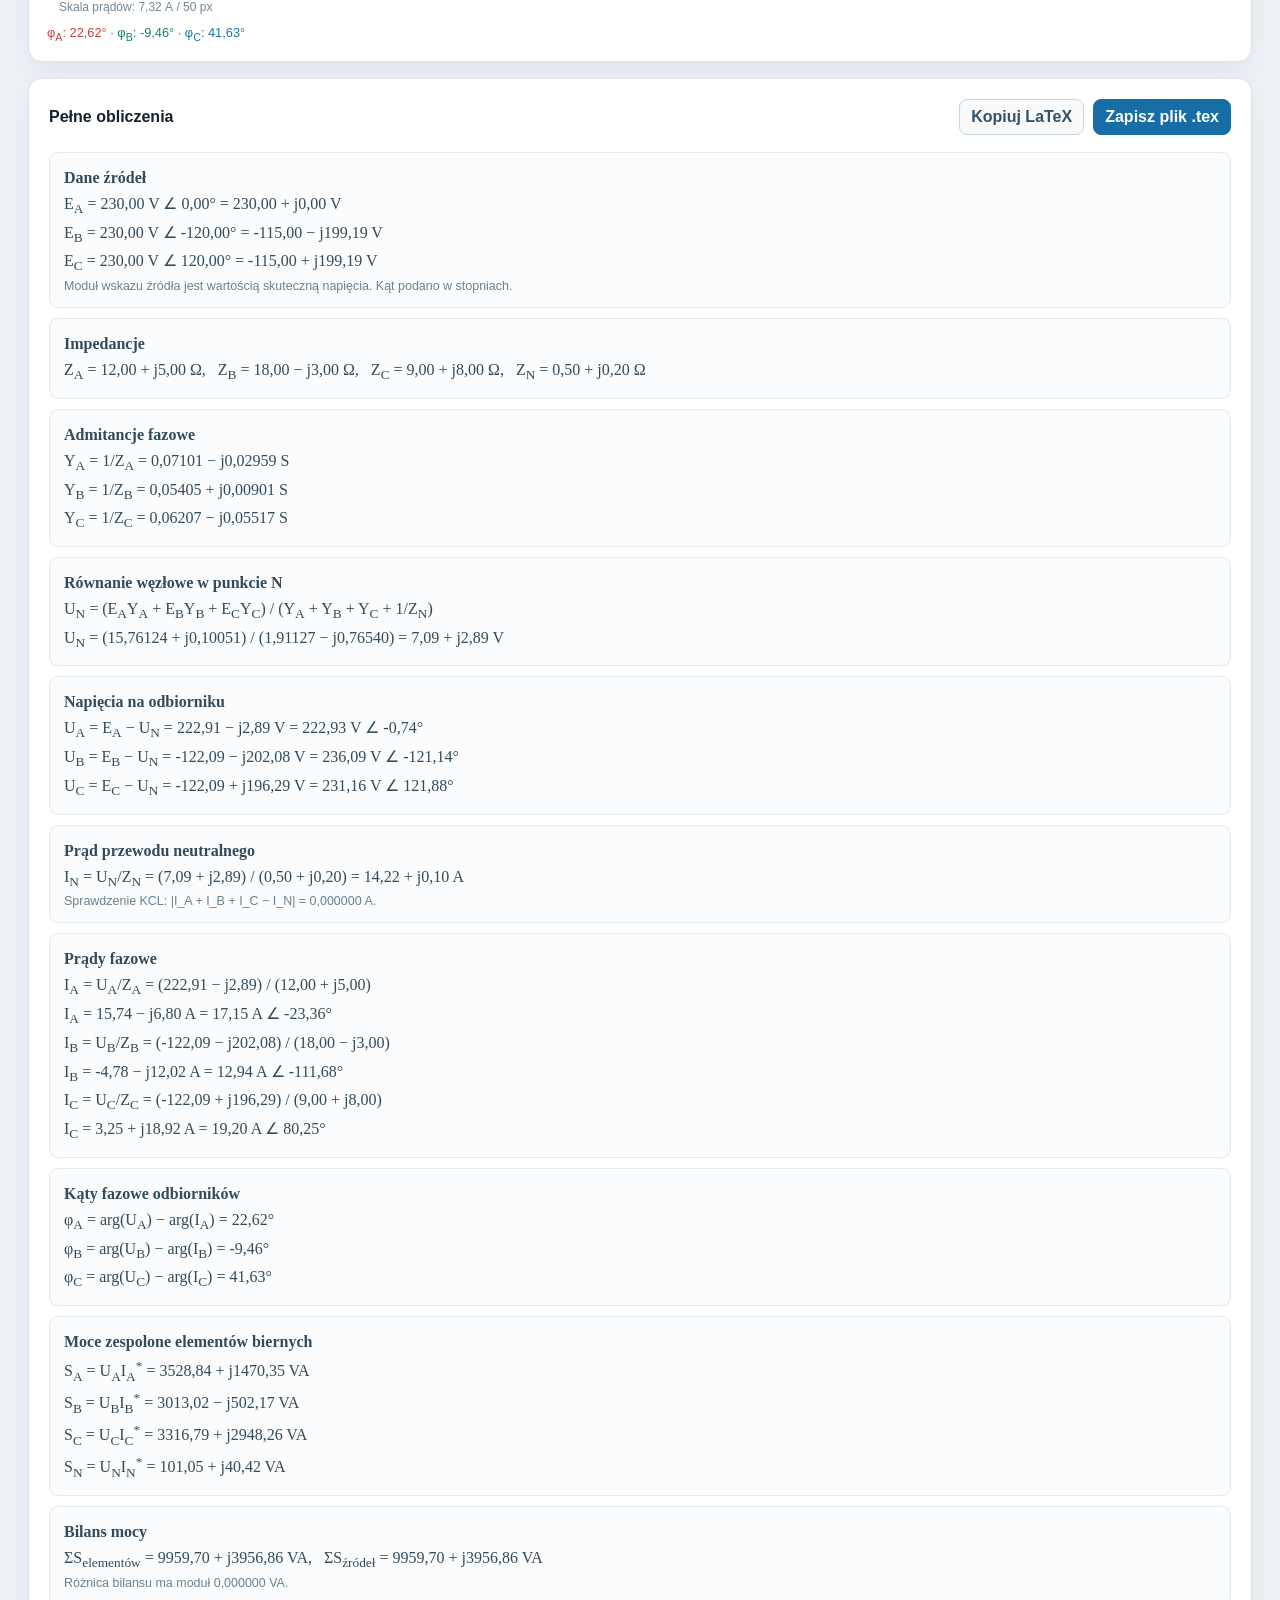
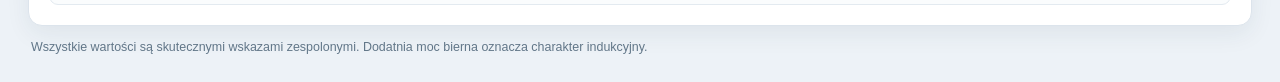
<file: obwod_trojfazowy/index.html>
<!doctype html>
<html lang="pl">
<head>
  <meta charset="utf-8">
  <meta name="viewport" content="width=device-width, initial-scale=1">
  <meta name="description" content="Interaktywne laboratorium niesymetrycznego obwodu trójfazowego połączonego w gwiazdę">
  <title>Niesymetryczny obwód trójfazowy</title>
  <style>
    :root {
      color-scheme: light;
      font-family: Inter, Segoe UI, Arial, sans-serif;
      color: #14212f;
      background: #edf2f7;
      --a: #c63d43;
      --b: #178455;
      --c: #1876a9;
      --n: #7352a3;
      --ink: #31485a;
      --muted: #617688;
      --border: #dce4ec;
      --accent: #176da5;
    }
    * { box-sizing: border-box; }
    body { margin: 0; min-width: 320px; }
    button, input, select { font: inherit; }
    button { cursor: pointer; }
    main { max-width: 1380px; margin: 0 auto; padding: 28px; }
    header { display: flex; align-items: end; justify-content: space-between; gap: 24px; margin-bottom: 22px; }
    h1 { margin: 0; font-size: clamp(1.5rem, 3vw, 2rem); letter-spacing: -.025em; }
    header p { margin: 7px 0 0; color: #52606d; line-height: 1.45; }
    .tag { color: #1e5c8f; background: #e3f0fa; padding: 7px 10px; border-radius: 999px; font-size: .82rem; font-weight: 650; white-space: nowrap; }
    .card { background: #fff; border: 1px solid var(--border); border-radius: 14px; box-shadow: 0 8px 24px rgba(35,55,75,.07); }
    .toolbar { display: flex; flex-wrap: wrap; align-items: center; justify-content: space-between; gap: 12px; padding: 14px 18px; margin-bottom: 16px; }
    .toolbar-group { display: flex; flex-wrap: wrap; align-items: center; gap: 9px; }
    .toolbar strong { font-size: .9rem; }
    .toolbar button, .toolbar select, .action-button { min-height: 36px; border: 1px solid #c9d6df; border-radius: 8px; padding: 7px 11px; color: #31516a; background: #f8fafb; font-weight: 650; }
    .toolbar button:hover, .toolbar select:hover, .action-button:hover { background: #eaf1f6; }
    .toolbar button:focus-visible, .toolbar select:focus-visible, .action-button:focus-visible, input:focus-visible { outline: 3px solid #b9dbf3; outline-offset: 2px; }
    .status { color: var(--muted); font-size: .78rem; }
    .schematic-card { padding: 17px 18px 10px; overflow: hidden; }
    .section-heading { display: flex; align-items: baseline; justify-content: space-between; gap: 16px; }
    h2 { margin: 0; font-size: 1rem; }
    .section-heading p { margin: 0; color: var(--muted); font-size: .78rem; }
    #schematic { display: block; width: 100%; height: auto; min-height: 400px; margin-top: 5px; }
    .wire { fill: none; stroke: #738a9b; stroke-width: 3; stroke-linecap: round; stroke-linejoin: round; }
    .wire.phase-a { stroke: var(--a); }
    .wire.phase-b { stroke: var(--b); }
    .wire.phase-c { stroke: var(--c); }
    .wire.neutral { stroke: var(--n); }
    .current-arrow { fill: none; stroke-width: 2.2; stroke-linecap: round; }
    .current-arrow.phase-a { stroke: var(--a); }
    .current-arrow.phase-b { stroke: var(--b); }
    .current-arrow.phase-c { stroke: var(--c); }
    .current-arrow.neutral { stroke: var(--n); }
    .node { fill: #fff; stroke: #40596b; stroke-width: 3; }
    .node-dot { fill: #40596b; }
    .source circle { fill: #fff; stroke-width: 3; }
    .source line, .source path { fill: none; stroke-width: 2.4; stroke-linecap: round; stroke-linejoin: round; }
    .source[data-key="EA"] circle, .source[data-key="EA"] line, .source[data-key="EA"] path { stroke: var(--a); }
    .source[data-key="EB"] circle, .source[data-key="EB"] line, .source[data-key="EB"] path { stroke: var(--b); }
    .source[data-key="EC"] circle, .source[data-key="EC"] line, .source[data-key="EC"] path { stroke: var(--c); }
    .element.source .hit { stroke: transparent; }
    .source-us { display: none; }
    .symbols-us .source-us { display: inline; }
    .symbols-us .source-eu { display: none; }
    .element { cursor: pointer; pointer-events: bounding-box; }
    .element .hit { stroke: transparent; stroke-width: 34; fill: none; }
    .element:hover .device-body, .element:focus .device-body { filter: drop-shadow(0 0 4px rgba(23,109,165,.45)); }
    .element:focus { outline: none; }
    .device-body { fill: #fff; stroke: currentColor; stroke-width: 3; stroke-linejoin: round; }
    .passive .device-gap { fill: none; stroke: #fff; stroke-width: 32; pointer-events: none; }
    .element text { fill: #263c4d; font-size: 15px; pointer-events: none; }
    .element .symbol-name { font-weight: 750; }
    .element .symbol-value { fill: #536c7e; font-size: 14px; }
    .element .edit-hint { fill: #8093a1; font-size: 11px; }
    .source text { font-size: 15px; }
    .source .symbol-value { font-size: 14px; }
    .diagram-label { fill: #607789; font-size: 14px; font-weight: 650; }
    .phase-label { font-size: 16px; font-weight: 800; }
    .phase-label.a { fill: var(--a); }
    .phase-label.b { fill: var(--b); }
    .phase-label.c { fill: var(--c); }
    .results { display: grid; grid-template-columns: repeat(4, minmax(0,1fr)); gap: 12px; margin-top: 16px; }
    .result-card { padding: 15px 16px; min-height: 98px; }
    .result-card h3 { margin: 0 0 8px; color: #587084; font-size: .76rem; text-transform: uppercase; letter-spacing: .045em; }
    .result-card strong { display: block; font: 600 1rem Georgia, serif; line-height: 1.45; overflow-wrap: anywhere; }
    .result-card small { display: block; margin-top: 5px; color: var(--muted); }
    .phase-a-text { color: var(--a); }
    .phase-b-text { color: var(--b); }
    .phase-c-text { color: var(--c); }
    .neutral-text { color: var(--n); }
    .phasor-card { margin-top: 16px; padding: 18px 18px 12px; overflow: hidden; }
    .legend { display: flex; flex-wrap: wrap; gap: 9px 18px; margin: 12px 0 2px; color: #405261; font-size: .78rem; font-weight: 650; }
    .legend span::before { content: ''; display: inline-block; width: 18px; height: 3px; margin-right: 7px; vertical-align: middle; background: currentColor; border-radius: 2px; }
    .legend .current::before { height: 0; border-top: 2px dashed currentColor; background: transparent; }
    #phasor { display: block; width: 100%; height: 510px; }
    .calculation-card { margin-top: 16px; padding: 20px; }
    .calculation-actions { display: flex; flex-wrap: wrap; gap: 9px; }
    .action-button.primary { color: #fff; background: var(--accent); border-color: var(--accent); }
    .action-button.primary:hover { background: #125c8c; }
    button:disabled { opacity: .5; cursor: not-allowed; }
    .phasor-note { margin: 4px 0; color: #617688; font-size: .8rem; line-height: 1.5; }
    .equations { margin-top: 17px; display: grid; gap: 10px; }
    .equation { padding: 12px 14px; border: 1px solid #e3eaf0; border-radius: 9px; background: #fafcfd; color: #334a5c; font: 1rem/1.62 Georgia, 'Times New Roman', serif; overflow-x: auto; }
    .equation .note { display: block; color: #6a8091; font: .78rem/1.45 Inter, Segoe UI, Arial, sans-serif; }
    .error-box { display: none; margin-top: 16px; padding: 12px 14px; color: #802e35; background: #fff0f1; border: 1px solid #efc4c8; border-radius: 9px; font-size: .86rem; }
    footer { color: #617688; font-size: .78rem; padding: 14px 3px 0; }
    dialog { width: min(470px, calc(100vw - 28px)); border: 0; border-radius: 14px; padding: 0; box-shadow: 0 22px 70px rgba(18,34,48,.28); }
    dialog::backdrop { background: rgba(21,34,45,.45); }
    .dialog-body { padding: 22px; }
    .dialog-body h2 { font-size: 1.15rem; }
    .dialog-body > p { margin: 7px 0 18px; color: var(--muted); font-size: .84rem; line-height: 1.5; }
    .field-grid { display: grid; grid-template-columns: 1fr 1fr; gap: 12px; }
    label { display: block; color: #405261; font-size: .8rem; font-weight: 650; }
    input[type="number"] { width: 100%; height: 39px; margin-top: 6px; padding: 7px 9px; border: 1px solid #bac8d4; border-radius: 7px; color: #182733; background: #fff; }
    .preview { min-height: 45px; margin: 15px 0 0; padding: 11px 12px; color: #31516a; background: #eef5f9; border-radius: 8px; font: 1rem Georgia, serif; }
    .dialog-error { min-height: 18px; margin: 8px 0 0; color: #a12f38; font-size: .78rem; }
    .dialog-actions { display: flex; justify-content: flex-end; gap: 9px; margin-top: 18px; }
    .dialog-actions button { border: 1px solid #c9d6df; border-radius: 8px; padding: 8px 14px; color: #31516a; background: #f8fafb; font-weight: 700; }
    .dialog-actions .save { color: #fff; background: var(--accent); border-color: var(--accent); }
    .sr-only { position: absolute; width: 1px; height: 1px; padding: 0; margin: -1px; overflow: hidden; clip: rect(0,0,0,0); white-space: nowrap; border: 0; }
    @media (max-width: 980px) { .results { grid-template-columns: repeat(2,minmax(0,1fr)); } #phasor { height: 450px; } }
    @media (max-width: 720px) {
      main { padding: 16px; }
      header { align-items: start; flex-direction: column; gap: 10px; }
      .toolbar { align-items: start; flex-direction: column; }
      .schematic-card, .phasor-card { padding-inline: 12px; }
      .schematic-card { overflow-x: auto; overflow-y: hidden; }
      #schematic { width: 900px; max-width: none; min-height: 0; }
      #phasor { height: 390px; }
      .section-heading { align-items: start; flex-direction: column; gap: 5px; }
    }
    @media (max-width: 520px) { .results { grid-template-columns: 1fr; } .field-grid { grid-template-columns: 1fr; } #phasor { height: 360px; } }
  </style>
</head>
<body>
  <main>
    <header>
      <div>
        <h1>Niesymetryczny obwód trójfazowy</h1>
        <p>Połączenie gwiazdowe z impedancją przewodu neutralnego i edytowalnymi wartościami zespolonymi</p>
      </div>
      <div class="tag">działa bez połączenia z internetem</div>
    </header>

    <section class="card toolbar" aria-label="Ustawienia programu">
      <div class="toolbar-group">
        <strong>Styl symboli</strong>
        <label class="sr-only" for="symbol-style">Styl symboli elementów i źródeł</label>
        <select id="symbol-style">
          <option value="eu">Europejski, prostokąt</option>
          <option value="us">US, zygzak</option>
        </select>
        <button id="reset" type="button">Przywróć przykład</button>
      </div>
      <div class="toolbar-group">
        <button id="save-json" type="button">Zapisz ustawienia JSON</button>
        <button id="load-json" type="button">Wczytaj JSON</button>
        <input id="json-file" type="file" accept="application/json,.json" hidden>
        <span class="status" id="save-status" role="status">Ustawienia są zapisywane lokalnie</span>
      </div>
    </section>

    <section class="card schematic-card" aria-labelledby="schematic-title">
      <div class="section-heading">
        <h2 id="schematic-title">Schemat obwodu</h2>
        <p>Kliknij źródło albo element bierny, aby zmienić jego wartość</p>
      </div>
      <svg id="schematic" viewBox="0 0 1160 610" role="group" aria-label="Dwa połączenia gwiazdowe. Źródła zbiegają się w punkcie O, odbiorniki w punkcie N, a między punktami leży impedancja neutralna.">
        <defs>
          <marker id="arrow-a" viewBox="0 0 10 10" refX="8" refY="5" markerWidth="9" markerHeight="9" orient="auto"><path d="M 0 1 L 9 5 L 0 9 Z" fill="#c63d43"/></marker>
          <marker id="arrow-b" viewBox="0 0 10 10" refX="8" refY="5" markerWidth="9" markerHeight="9" orient="auto"><path d="M 0 1 L 9 5 L 0 9 Z" fill="#178455"/></marker>
          <marker id="arrow-c" viewBox="0 0 10 10" refX="8" refY="5" markerWidth="9" markerHeight="9" orient="auto"><path d="M 0 1 L 9 5 L 0 9 Z" fill="#1876a9"/></marker>
          <marker id="arrow-n" viewBox="0 0 10 10" refX="8" refY="5" markerWidth="9" markerHeight="9" orient="auto"><path d="M 0 1 L 9 5 L 0 9 Z" fill="#7352a3"/></marker>
        </defs>
        <text class="diagram-label" x="135" y="48">Źródło trójfazowe</text>
        <text class="diagram-label" x="833" y="48">Odbiornik</text>

        <path class="wire phase-a" d="M 235 300 V 80 H 900 V 300"/>
        <path class="wire phase-b" d="M 235 300 L 55 480 V 535 H 700 V 480 L 900 300"/>
        <path class="wire phase-c" d="M 235 300 L 415 480 V 570 H 1045 V 480 L 900 300"/>
        <path class="wire neutral" d="M 235 300 H 900"/>

        <path class="current-arrow phase-a" d="M 565 80 H 635" marker-end="url(#arrow-a)"/>
        <text class="diagram-label" x="570" y="65">I<tspan baseline-shift="sub" font-size="10">A</tspan></text>
        <path class="current-arrow phase-b" d="M 290 535 H 360" marker-end="url(#arrow-b)"/>
        <text class="diagram-label" x="296" y="520">I<tspan baseline-shift="sub" font-size="10">B</tspan></text>
        <path class="current-arrow phase-c" d="M 665 570 H 735" marker-end="url(#arrow-c)"/>
        <text class="diagram-label" x="670" y="555">I<tspan baseline-shift="sub" font-size="10">C</tspan></text>
        <path class="current-arrow neutral" d="M 815 300 H 745" marker-end="url(#arrow-n)"/>
        <text class="diagram-label" x="756" y="282">I<tspan baseline-shift="sub" font-size="10">N</tspan></text>

        <g class="element source" data-key="EA" tabindex="0" role="button" aria-label="Edytuj napięcie źródła fazy A">
          <path class="hit" d="M 235 135 V 205"/>
          <circle class="device-body" cx="235" cy="170" r="33"/>
          <path class="source-eu" d="M 235 188 V 151 M 225 161 L 235 151 L 245 161"/>
          <g class="source-us" transform="translate(235 170)">
            <path d="M -18 0 C -12 -14 -6 -14 0 0 S 12 14 18 0"/>
            <path d="M -4 -22 H 4 M 0 -26 V -18 M -4 22 H 4"/>
          </g>
          <text class="symbol-name" x="166" y="111">E<tspan baseline-shift="sub" font-size="11">A</tspan></text>
          <text class="symbol-value" id="value-EA" x="98" y="133">230,00 + j0,00 V</text>
        </g>
        <g class="element source" data-key="EB" tabindex="0" role="button" aria-label="Edytuj napięcie źródła fazy B">
          <path class="hit" d="M 120 370 L 170 420"/>
          <circle class="device-body" cx="145" cy="390" r="33"/>
          <path class="source-eu" d="M 157 378 L 133 402 M 133 390 V 402 H 145"/>
          <g class="source-us" transform="translate(145 390)">
            <path d="M -18 0 C -12 -14 -6 -14 0 0 S 12 14 18 0"/>
            <path d="M -22 18 H -14 M -18 14 V 22 M 14 -18 H 22"/>
          </g>
          <text class="symbol-name" x="30" y="326">E<tspan baseline-shift="sub" font-size="11">B</tspan></text>
          <text class="symbol-value" id="value-EB" x="18" y="348">−115,00 − j199,19 V</text>
        </g>
        <g class="element source" data-key="EC" tabindex="0" role="button" aria-label="Edytuj napięcie źródła fazy C">
          <path class="hit" d="M 300 370 L 350 420"/>
          <circle class="device-body" cx="325" cy="390" r="33"/>
          <path class="source-eu" d="M 313 378 L 337 402 M 325 402 H 337 V 390"/>
          <g class="source-us" transform="translate(325 390)">
            <path d="M -18 0 C -12 -14 -6 -14 0 0 S 12 14 18 0"/>
            <path d="M 14 18 H 22 M 18 14 V 22 M -22 -18 H -14"/>
          </g>
          <text class="symbol-name" x="366" y="360">E<tspan baseline-shift="sub" font-size="11">C</tspan></text>
          <text class="symbol-value" id="value-EC" x="366" y="383">−115,00 + j199,19 V</text>
        </g>

        <g class="element passive" data-key="ZA" data-color="#c63d43" transform="translate(900 188)" tabindex="0" role="button" aria-label="Edytuj impedancję fazy A">
          <g transform="rotate(90)">
            <path class="hit" d="M -65 0 H 65"/>
            <path class="device-gap" d="M -35 0 H 35"/>
            <path class="device-body resistor-shape" d="M -60 0 L -28 0 L -28 -12 L 28 -12 L 28 12 L -28 12 L -28 0 M 28 0 L 60 0"/>
          </g>
          <text class="symbol-name" x="30" y="-18">Z<tspan baseline-shift="sub" font-size="11">A</tspan></text>
          <text class="symbol-value" id="value-ZA" x="30" y="5">12,00 + j5,00 Ω</text>
        </g>
        <g class="element passive" data-key="ZB" data-color="#178455" transform="translate(800 390)" tabindex="0" role="button" aria-label="Edytuj impedancję fazy B">
          <g transform="rotate(-42)">
            <path class="hit" d="M -65 0 H 65"/>
            <path class="device-gap" d="M -35 0 H 35"/>
            <path class="device-body resistor-shape" d="M -60 0 L -28 0 L -28 -12 L 28 -12 L 28 12 L -28 12 L -28 0 M 28 0 L 60 0"/>
          </g>
          <text class="symbol-name" x="-38" y="-30" text-anchor="end">Z<tspan baseline-shift="sub" font-size="11">B</tspan></text>
          <text class="symbol-value" id="value-ZB" x="-38" y="-8" text-anchor="end">18,00 − j3,00 Ω</text>
        </g>
        <g class="element passive" data-key="ZC" data-color="#1876a9" transform="translate(972 390)" tabindex="0" role="button" aria-label="Edytuj impedancję fazy C">
          <g transform="rotate(51)">
            <path class="hit" d="M -65 0 H 65"/>
            <path class="device-gap" d="M -35 0 H 35"/>
            <path class="device-body resistor-shape" d="M -60 0 L -28 0 L -28 -12 L 28 -12 L 28 12 L -28 12 L -28 0 M 28 0 L 60 0"/>
          </g>
          <text class="symbol-name" x="35" y="-17">Z<tspan baseline-shift="sub" font-size="11">C</tspan></text>
          <text class="symbol-value" id="value-ZC" x="35" y="7">9,00 + j8,00 Ω</text>
        </g>
        <g class="element passive" data-key="ZN" data-color="#7352a3" transform="translate(560 300)" tabindex="0" role="button" aria-label="Edytuj impedancję przewodu neutralnego">
          <path class="hit" d="M -65 0 H 65"/>
          <path class="device-gap" d="M -35 0 H 35"/>
          <path class="device-body resistor-shape" d="M -60 0 L -28 0 L -28 -12 L 28 -12 L 28 12 L -28 12 L -28 0 M 28 0 L 60 0"/>
          <text class="symbol-name" x="-14" y="-29">Z<tspan baseline-shift="sub" font-size="11">N</tspan></text>
          <text class="symbol-value" id="value-ZN" x="-61" y="39">0,50 + j0,20 Ω</text>
        </g>

        <circle class="node-dot" cx="235" cy="300" r="5"/>
        <text class="diagram-label" x="210" y="285">O</text>
        <circle class="node-dot" cx="900" cy="300" r="5"/>
        <text class="diagram-label" x="912" y="304">N</text>
        <text class="phase-label a" x="455" y="66">A</text>
        <text class="phase-label b" x="480" y="521">B</text>
        <text class="phase-label c" x="840" y="557">C</text>
      </svg>
      <div class="error-box" id="error-box" role="alert"></div>
    </section>

    <section class="results" aria-label="Najważniejsze wyniki">
      <article class="card result-card"><h3>Napięcie niesymetrii</h3><strong class="neutral-text" id="result-un">Uₙ = 0 V</strong><small id="polar-un"></small></article>
      <article class="card result-card"><h3>Napięcia odbiornika</h3><strong><span class="phase-a-text" id="result-ua"></span><br><span class="phase-b-text" id="result-ub"></span><br><span class="phase-c-text" id="result-uc"></span></strong></article>
      <article class="card result-card"><h3>Prądy fazowe</h3><strong><span class="phase-a-text" id="result-ia"></span><br><span class="phase-b-text" id="result-ib"></span><br><span class="phase-c-text" id="result-ic"></span></strong></article>
      <article class="card result-card"><h3>Prąd neutralny</h3><strong class="neutral-text" id="result-in">Iₙ = 0 A</strong><small id="kcl-check"></small></article>
    </section>

    <section class="card phasor-card" aria-labelledby="phasor-title">
      <div class="section-heading">
        <h2 id="phasor-title">Wykres wektorowy w konwencji europejskiej</h2>
        <p>U<sub>N</sub>: O → N. Napięcia odbiornika: N → A, N → B, N → C.</p>
      </div>
      <div class="legend" aria-label="Legenda wykresu">
        <span class="neutral-text">U<sub>N</sub>, od O do N</span>
        <span class="phase-a-text">Faza A</span>
        <span class="phase-b-text">Faza B</span>
        <span class="phase-c-text">Faza C</span>
        <span class="current">prądy, osobna skala</span>
      </div>
      <canvas id="phasor" role="img" aria-label="Wykres wskazowy napięcia niesymetrii oraz napięć i prądów trzech faz"></canvas>
      <p class="phasor-note" id="phasor-note"></p>
    </section>

    <section class="card calculation-card" aria-labelledby="calculations-title">
      <div class="section-heading">
        <div><h2 id="calculations-title">Pełne obliczenia</h2></div>
        <div class="calculation-actions">
          <button class="action-button" id="copy-latex" type="button">Kopiuj LaTeX</button>
          <button class="action-button primary" id="save-latex" type="button">Zapisz plik .tex</button>
        </div>
      </div>
      <div class="equations" id="equations"></div>
    </section>
    <footer>Wszystkie wartości są skutecznymi wskazami zespolonymi. Dodatnia moc bierna oznacza charakter indukcyjny.</footer>
  </main>

  <dialog id="editor-dialog">
    <form method="dialog" id="editor-form">
      <div class="dialog-body">
        <h2 id="editor-title">Edycja elementu</h2>
        <p id="editor-description"></p>
        <div class="field-grid">
          <label for="real-input"><span id="real-label">Część rzeczywista</span>
            <input id="real-input" type="number" step="any" inputmode="decimal" required>
          </label>
          <label for="imag-input"><span id="imag-label">Część urojona</span>
            <input id="imag-input" type="number" step="any" inputmode="decimal" required>
          </label>
        </div>
        <div class="preview" id="editor-preview"></div>
        <p class="dialog-error" id="dialog-error" role="alert"></p>
        <div class="dialog-actions">
          <button type="button" id="cancel-editor">Anuluj</button>
          <button class="save" type="submit">Zastosuj</button>
        </div>
      </div>
    </form>
  </dialog>

  <script>
    (() => {
      'use strict';
      const STORAGE_KEY = 'teoria-obwodow-obwod-trojfazowy-v1';
      const defaults = {
        version: 1,
        symbolStyle: 'eu',
        values: {
          EA: { re: 230, im: 0 },
          EB: { re: -115, im: -115 * Math.sqrt(3) },
          EC: { re: -115, im: 115 * Math.sqrt(3) },
          ZA: { re: 12, im: 5 },
          ZB: { re: 18, im: -3 },
          ZC: { re: 9, im: 8 },
          ZN: { re: .5, im: .2 }
        }
      };
      const metadata = {
        EA: { symbol: 'E_A', html: 'E<sub>A</sub>', name: 'napięcia źródła fazy A', type: 'source', unit: 'V' },
        EB: { symbol: 'E_B', html: 'E<sub>B</sub>', name: 'napięcia źródła fazy B', type: 'source', unit: 'V' },
        EC: { symbol: 'E_C', html: 'E<sub>C</sub>', name: 'napięcia źródła fazy C', type: 'source', unit: 'V' },
        ZA: { symbol: 'Z_A', html: 'Z<sub>A</sub>', name: 'impedancji odbiornika fazy A', type: 'impedance', unit: 'Ω' },
        ZB: { symbol: 'Z_B', html: 'Z<sub>B</sub>', name: 'impedancji odbiornika fazy B', type: 'impedance', unit: 'Ω' },
        ZC: { symbol: 'Z_C', html: 'Z<sub>C</sub>', name: 'impedancji odbiornika fazy C', type: 'impedance', unit: 'Ω' },
        ZN: { symbol: 'Z_N', html: 'Z<sub>N</sub>', name: 'impedancji przewodu neutralnego', type: 'neutral', unit: 'Ω' }
      };
      const colors = { A: '#c63d43', B: '#178455', C: '#1876a9', N: '#7352a3' };
      const phases = ['A', 'B', 'C'];
      const $ = selector => document.querySelector(selector);
      const $$ = selector => [...document.querySelectorAll(selector)];
      const clone = object => JSON.parse(JSON.stringify(object));
      const c = (re = 0, im = 0) => ({ re, im });
      const add = (...items) => items.reduce((sum, item) => c(sum.re + item.re, sum.im + item.im), c());
      const sub = (a, b) => c(a.re - b.re, a.im - b.im);
      const mul = (a, b) => c(a.re * b.re - a.im * b.im, a.re * b.im + a.im * b.re);
      const div = (a, b) => {
        const scale = Math.max(Math.abs(b.re), Math.abs(b.im));
        if (scale === 0) throw new Error('Układ nie ma jednoznacznego rozwiązania dla podanych impedancji.');
        const br = b.re / scale, bi = b.im / scale;
        const ar = a.re / scale, ai = a.im / scale;
        const denominator = br * br + bi * bi;
        return c((ar * br + ai * bi) / denominator, (ai * br - ar * bi) / denominator);
      };
      const conj = value => c(value.re, -value.im);
      const neg = value => c(-value.re, -value.im);
      const abs = value => Math.hypot(value.re, value.im);
      const angle = value => Math.atan2(value.im, value.re) * 180 / Math.PI;
      const inv = value => div(c(1, 0), value);
      const isZero = value => value.re === 0 && value.im === 0;
      const fromPolar = (rms, degrees) => {
        const radians = normalizedAngle(degrees) * Math.PI / 180;
        return c(rms * Math.cos(radians), rms * Math.sin(radians));
      };
      const finiteComplex = value => value && Number.isFinite(Number(value.re)) && Number.isFinite(Number(value.im));
      let settings = loadLocal();
      let activeKey = null;
      let solution = null;
      let phasorWidth = 0;
      let phasorHeight = 0;

      const dialog = $('#editor-dialog');
      const editorForm = $('#editor-form');
      const realInput = $('#real-input');
      const imagInput = $('#imag-input');
      const symbolStyle = $('#symbol-style');
      const canvas = $('#phasor');
      const ctx = canvas.getContext('2d');

      function normalizeSettings(candidate) {
        const result = clone(defaults);
        if (!candidate || typeof candidate !== 'object') return result;
        result.symbolStyle = candidate.symbolStyle === 'us' ? 'us' : 'eu';
        for (const key of Object.keys(result.values)) {
          if (finiteComplex(candidate.values?.[key])) {
            result.values[key] = { re: Number(candidate.values[key].re), im: Number(candidate.values[key].im) };
          }
        }
        return result;
      }

      function loadLocal() {
        try { return normalizeSettings(JSON.parse(localStorage.getItem(STORAGE_KEY))); }
        catch { return clone(defaults); }
      }

      function storeLocal(message = 'Zapisano lokalnie') {
        const status = $('#save-status');
        try { localStorage.setItem(STORAGE_KEY, JSON.stringify(settings)); }
        catch { status.textContent = 'Zapis lokalny niedostępny. Możesz zapisać plik JSON.'; return; }
        status.textContent = message;
        clearTimeout(storeLocal.timer);
        storeLocal.timer = setTimeout(() => { status.textContent = 'Ustawienia są zapisywane lokalnie'; }, 2300);
      }

      function clean(value, digits = 2) {
        return Math.abs(value) < .5 * 10 ** -digits ? 0 : value;
      }

      function numberPL(value, digits = 2) {
        return clean(value, digits).toLocaleString('pl-PL', { useGrouping: false, minimumFractionDigits: digits, maximumFractionDigits: digits });
      }

      function numberTex(value, digits = 3) {
        return clean(value, digits).toFixed(digits);
      }

      function complexText(value, unit = '', digits = 2) {
        const re = clean(value.re, digits);
        const im = clean(value.im, digits);
        const sign = im < 0 ? ' − j' : ' + j';
        return `${numberPL(re, digits)}${sign}${numberPL(Math.abs(im), digits)}${unit ? ` ${unit}` : ''}`;
      }

      function complexHTML(symbol, value, unit, digits = 2) {
        return `${symbol} = ${complexText(value, unit, digits)}`;
      }

      function polarText(value, unit, digits = 2) {
        return `${numberPL(abs(value), digits)}${unit ? ` ${unit}` : ''} ∠ ${numberPL(angle(value), digits)}°`;
      }

      function texPolar(value, unit) {
        return `${numberTex(abs(value))}\\,\\mathrm{${unit}}\\,\\angle\\,${numberTex(angle(value), 2)}^\\circ`;
      }

      function texComplex(value, unit = '', digits = 3) {
        const re = clean(value.re, digits);
        const im = clean(value.im, digits);
        const sign = im < 0 ? '-' : '+';
        return `${numberTex(re, digits)} ${sign} j${numberTex(Math.abs(im), digits)}${unit ? `\\,\\mathrm{${unit}}` : ''}`;
      }

      function calculate(values = settings.values) {
        for (const key of Object.keys(metadata)) {
          if (!finiteComplex(values[key])) throw new Error('Wszystkie wartości muszą być skończonymi liczbami.');
        }
        const shorted = phases.filter(phase => isZero(values[`Z${phase}`]));
        const idealNeutral = isZero(values.ZN);
        if (idealNeutral && shorted.length) {
          throw new Error('Przy Z_N = 0 zwarcie w fazie jest niedozwolone. Ustaw niezerową impedancję fazową lub neutralną.');
        }
        if (shorted.length > 1) throw new Error('Dopuszczalne jest zwarcie tylko jednej fazy jednocześnie.');
        const shortPhase = shorted[0] || null;
        const s = { ...values, idealNeutral, shortPhase };
        phases.forEach(phase => { s[`Y${phase}`] = phase === shortPhase ? null : inv(s[`Z${phase}`]); });
        if (idealNeutral) {
          s.Un = c();
        } else if (shortPhase) {
          // The short fixes the neutral potential; its current follows from KCL.
          s.Un = c(s[`E${shortPhase}`].re, s[`E${shortPhase}`].im);
        } else {
          const numerator = add(...phases.map(phase => mul(s[`E${phase}`], s[`Y${phase}`])));
          const denominator = add(...phases.map(phase => s[`Y${phase}`]), inv(s.ZN));
          s.Un = div(numerator, denominator);
        }
        phases.forEach(phase => {
          s[`U${phase}`] = sub(s[`E${phase}`], s.Un);
          if (phase !== shortPhase) s[`I${phase}`] = div(s[`U${phase}`], s[`Z${phase}`]);
        });
        s.IN = idealNeutral ? add(...phases.map(phase => s[`I${phase}`])) : div(s.Un, s.ZN);
        if (shortPhase) {
          const otherCurrents = phases.filter(phase => phase !== shortPhase).map(phase => s[`I${phase}`]);
          s[`I${shortPhase}`] = sub(s.IN, add(...otherCurrents));
        }
        phases.forEach(phase => {
          const U = s[`U${phase}`], I = s[`I${phase}`];
          s[`S${phase}`] = mul(U, conj(I));
          s[`phi${phase}`] = isZero(U) || isZero(I) ? null : normalizedAngle(angle(U) - angle(I));
        });
        s.SN = mul(s.Un, conj(s.IN));
        s.Sload = add(...phases.map(phase => s[`S${phase}`]), s.SN);
        s.Ssource = add(...phases.map(phase => mul(s[`E${phase}`], conj(s[`I${phase}`]))));
        s.residual = sub(add(...phases.map(phase => s[`I${phase}`])), s.IN);
        if (Object.values(s).some(value => value && typeof value === 'object' && !finiteComplex(value))) {
          throw new Error('Wynik przekracza zakres obliczeń. Sprawdź wartości źródeł i impedancji.');
        }
        return s;
      }

      function normalizedAngle(degrees) {
        let result = degrees % 360;
        if (result > 180) result -= 360;
        if (result <= -180) result += 360;
        return result;
      }

      function update() {
        $('#error-box').style.display = 'none';
        symbolStyle.value = settings.symbolStyle;
        updateResistorStyle();
        updateSchematicLabels();
        try {
          solution = calculate();
          $('#save-latex').disabled = false;
          $('#copy-latex').disabled = false;
          updateResults();
          updateEquations();
          drawPhasors();
        } catch (error) {
          solution = null;
          $$('.results strong, .results small').forEach(element => { element.textContent = 'Brak wyniku'; });
          $('#save-latex').disabled = true;
          $('#copy-latex').disabled = true;
          $('#phasor-note').textContent = '';
          $('#error-box').textContent = error.message;
          $('#error-box').style.display = 'block';
          $('#equations').innerHTML = `<div class="equation">Nie można wykonać obliczeń. ${error.message}</div>`;
          drawPhasors();
        }
      }

      function updateResistorStyle() {
        const eu = 'M -60 0 L -28 0 L -28 -12 L 28 -12 L 28 12 L -28 12 L -28 0 M 28 0 L 60 0';
        const us = 'M -60 0 L -34 0 L -27 -13 L -15 13 L -3 -13 L 9 13 L 21 -13 L 33 0 L 60 0';
        $$('.resistor-shape').forEach(path => { path.setAttribute('d', settings.symbolStyle === 'us' ? us : eu); });
        $$('.passive').forEach(group => { group.style.color = group.dataset.color; });
        $('#schematic').classList.toggle('symbols-us', settings.symbolStyle === 'us');
      }

      function updateSchematicLabels() {
        for (const [key, value] of Object.entries(settings.values)) {
          $(`#value-${key}`).textContent = metadata[key].type === 'source'
            ? polarText(value, 'V') : complexText(value, metadata[key].unit, 2);
        }
      }

      function updateResults() {
        const s = solution;
        $('#result-un').innerHTML = complexHTML('U<sub>N</sub>', s.Un, 'V');
        $('#polar-un').textContent = polarText(s.Un, 'V');
        $('#result-ua').innerHTML = complexHTML('U<sub>A</sub>', s.UA, 'V');
        $('#result-ub').innerHTML = complexHTML('U<sub>B</sub>', s.UB, 'V');
        $('#result-uc').innerHTML = complexHTML('U<sub>C</sub>', s.UC, 'V');
        $('#result-ia').innerHTML = complexHTML('I<sub>A</sub>', s.IA, 'A');
        $('#result-ib').innerHTML = complexHTML('I<sub>B</sub>', s.IB, 'A');
        $('#result-ic').innerHTML = complexHTML('I<sub>C</sub>', s.IC, 'A');
        $('#result-in').innerHTML = complexHTML('I<sub>N</sub>', s.IN, 'A');
        $('#kcl-check').textContent = `Błąd KCL: ${numberPL(abs(s.residual), 6)} A`;
      }

      function equation(label, formula, note = '') {
        return `<div class="equation"><strong>${label}</strong><br>${formula}${note ? `<span class="note">${note}</span>` : ''}</div>`;
      }

      function updateEquations() {
        const s = solution;
        const rows = [];
        rows.push(equation('Dane źródeł',
          phases.map(p => `E<sub>${p}</sub> = ${polarText(s[`E${p}`], 'V')} = ${complexText(s[`E${p}`], 'V')}`).join('<br>'),
          'Moduł wskazu źródła jest wartością skuteczną napięcia. Kąt podano w stopniach.'));
        rows.push(equation('Impedancje',
          [...phases, 'N'].map(p => `Z<sub>${p}</sub> = ${complexText(s[`Z${p}`], 'Ω')}`).join(', &nbsp; ')));
        rows.push(equation('Admitancje fazowe',
          phases.filter(p => p !== s.shortPhase).map(p => `Y<sub>${p}</sub> = 1/Z<sub>${p}</sub> = ${complexText(s[`Y${p}`], 'S', 5)}`).join('<br>'),
          s.shortPhase ? `Gałąź ${s.shortPhase} jest zwarta. Jej potencjał i prąd wyznaczamy bez dzielenia przez zerową impedancję.` : ''));
        if (s.idealNeutral) {
          rows.push(equation('Napięcie niesymetrii', 'Z<sub>N</sub> = 0 Ω, zatem U<sub>N</sub> = 0,00 + j0,00 V', 'Punkty O i N pokrywają się. Zwarcie w fazie jest w tym przypadku niedozwolone.'));
        } else if (s.shortPhase) {
          rows.push(equation(`Zwarcie w fazie ${s.shortPhase}`,
            `Z<sub>${s.shortPhase}</sub> = 0 Ω ⇒ N = ${s.shortPhase}<br>U<sub>N</sub> = E<sub>${s.shortPhase}</sub> = ${complexText(s.Un, 'V')}, &nbsp; U<sub>${s.shortPhase}</sub> = 0 V`,
            'Zwarcie łączy punkt neutralny odbiornika bezpośrednio z zaciskiem tej fazy.'));
        } else {
          const numerator = add(...phases.map(p => mul(s[`E${p}`], s[`Y${p}`])));
          const sumY = add(s.YA, s.YB, s.YC, inv(s.ZN));
          rows.push(equation('Równanie węzłowe w punkcie N',
            `U<sub>N</sub> = (E<sub>A</sub>Y<sub>A</sub> + E<sub>B</sub>Y<sub>B</sub> + E<sub>C</sub>Y<sub>C</sub>) / (Y<sub>A</sub> + Y<sub>B</sub> + Y<sub>C</sub> + 1/Z<sub>N</sub>)<br>` +
            `U<sub>N</sub> = (${complexText(numerator, '', 5)}) / (${complexText(sumY, '', 5)}) = ${complexText(s.Un, 'V')}`));
        }
        rows.push(equation('Napięcia na odbiorniku',
          phases.map(p => `U<sub>${p}</sub> = E<sub>${p}</sub> − U<sub>N</sub> = ${complexText(s[`U${p}`], 'V')} = ${polarText(s[`U${p}`], 'V')}`).join('<br>')));
        rows.push(equation('Prąd przewodu neutralnego',
          `I<sub>N</sub> = ${s.idealNeutral ? 'I<sub>A</sub> + I<sub>B</sub> + I<sub>C</sub>' : `U<sub>N</sub>/Z<sub>N</sub> = (${complexText(s.Un)}) / (${complexText(s.ZN)})`} = ${complexText(s.IN, 'A')}`,
          `Sprawdzenie KCL: |I_A + I_B + I_C − I_N| = ${numberPL(abs(s.residual), 6)} A.`));
        const order = [...phases.filter(p => p !== s.shortPhase), ...(s.shortPhase ? [s.shortPhase] : [])];
        rows.push(equation('Prądy fazowe', order.map(p => {
          const others = phases.filter(q => q !== p);
          const expression = p === s.shortPhase
            ? `I<sub>N</sub> − ${others.map(q => `I<sub>${q}</sub>`).join(' − ')} = (${complexText(s.IN)}) − ${others.map(q => `(${complexText(s[`I${q}`])})`).join(' − ')}`
            : `U<sub>${p}</sub>/Z<sub>${p}</sub> = (${complexText(s[`U${p}`])}) / (${complexText(s[`Z${p}`])})`;
          return `I<sub>${p}</sub> = ${expression}<br>I<sub>${p}</sub> = ${complexText(s[`I${p}`], 'A')} = ${polarText(s[`I${p}`], 'A')}`;
        }).join('<br>')));
        rows.push(equation('Kąty fazowe odbiorników',
          phases.map(p => s[`phi${p}`] === null ? `φ<sub>${p}</sub>: nieokreślony (zerowe napięcie lub prąd)`
            : `φ<sub>${p}</sub> = arg(U<sub>${p}</sub>) − arg(I<sub>${p}</sub>) = ${numberPL(s[`phi${p}`])}°`).join('<br>')));
        rows.push(equation('Moce zespolone elementów biernych',
          [...phases, 'N'].map(p => `S<sub>${p}</sub> = U<sub>${p}</sub>I<sub>${p}</sub><sup>*</sup> = ${complexText(s[`S${p}`], 'VA')}`).join('<br>')));
        rows.push(equation('Bilans mocy',
          `ΣS<sub>elementów</sub> = ${complexText(s.Sload, 'VA')}, &nbsp; ΣS<sub>źródeł</sub> = ${complexText(s.Ssource, 'VA')}`,
          `Różnica bilansu ma moduł ${numberPL(abs(sub(s.Ssource, s.Sload)), 6)} VA.`));
        $('#equations').innerHTML = rows.join('');
      }

      function sizeCanvas() {
        const bounds = canvas.getBoundingClientRect();
        const ratio = window.devicePixelRatio || 1;
        phasorWidth = Math.max(280, bounds.width);
        phasorHeight = bounds.height;
        canvas.width = Math.round(phasorWidth * ratio);
        canvas.height = Math.round(phasorHeight * ratio);
        ctx.setTransform(ratio, 0, 0, ratio, 0, 0);
        drawPhasors();
      }

      function line(x1, y1, x2, y2, color, width = 1, dash = []) {
        ctx.save();
        ctx.strokeStyle = color;
        ctx.lineWidth = width;
        ctx.setLineDash(dash);
        ctx.beginPath();
        ctx.moveTo(x1, y1);
        ctx.lineTo(x2, y2);
        ctx.stroke();
        ctx.restore();
      }

      function arrow(x1, y1, x2, y2, color, width = 2, dash = []) {
        const distance = Math.hypot(x2 - x1, y2 - y1);
        if (distance < 1e-7) return;
        line(x1, y1, x2, y2, color, width, dash);
        const direction = Math.atan2(y2 - y1, x2 - x1);
        const length = Math.min(9, distance * .35);
        ctx.save();
        ctx.fillStyle = color;
        ctx.beginPath();
        ctx.moveTo(x2, y2);
        ctx.lineTo(x2 - length * Math.cos(direction - Math.PI / 6), y2 - length * Math.sin(direction - Math.PI / 6));
        ctx.lineTo(x2 - length * Math.cos(direction + Math.PI / 6), y2 - length * Math.sin(direction + Math.PI / 6));
        ctx.closePath();
        ctx.fill();
        ctx.restore();
      }

      function label(text, x, y, color, align = 'left', weight = 650) {
        ctx.save();
        ctx.fillStyle = color;
        ctx.font = `${weight} 12px Segoe UI, Arial`;
        ctx.textAlign = align;
        ctx.textBaseline = 'middle';
        const indexed = /^([UIφ])_([A-Z])$/.exec(text);
        if (indexed) {
          const baseWidth = ctx.measureText(indexed[1]).width;
          const totalWidth = baseWidth + 7;
          const left = x - (align === 'right' ? totalWidth : align === 'center' ? totalWidth / 2 : 0);
          ctx.textAlign = 'left';
          ctx.fillText(indexed[1], left, y);
          ctx.font = `${weight} 9px Segoe UI, Arial`;
          ctx.fillText(indexed[2], left + baseWidth, y + 4);
        } else ctx.fillText(text, x, y);
        ctx.restore();
      }

      function drawArc(cx, cy, radius, fromDegrees, toDegrees, color, text) {
        let delta = normalizedAngle(toDegrees - fromDegrees);
        const end = fromDegrees + delta;
        const startRad = -fromDegrees * Math.PI / 180;
        const endRad = -end * Math.PI / 180;
        ctx.save();
        ctx.strokeStyle = color;
        ctx.lineWidth = 1.5;
        ctx.beginPath();
        ctx.arc(cx, cy, radius, startRad, endRad, delta > 0);
        ctx.stroke();
        ctx.restore();
        const middle = (fromDegrees + delta / 2) * Math.PI / 180;
        label(text, cx + (radius + 13) * Math.cos(middle), cy - (radius + 13) * Math.sin(middle), color, 'center', 600);
      }

      function phasorLayout(s, width, height) {
        const maxVoltage = Math.max(...phases.map(p => abs(s[`E${p}`])), abs(s.Un), 1);
        const maxCurrent = Math.max(...phases.map(p => abs(s[`I${p}`])), abs(s.IN), 1e-12);
        const currentRatio = .65 * maxVoltage / maxCurrent;
        const currentEndpoint = I => add(s.Un, c(I.re * currentRatio, I.im * currentRatio));
        const endpoints = [c(), s.Un, ...phases.map(p => s[`E${p}`]), ...phases.map(p => currentEndpoint(s[`I${p}`])), currentEndpoint(s.IN)];
        const minX = Math.min(...endpoints.map(p => p.re)), maxX = Math.max(...endpoints.map(p => p.re));
        const minY = Math.min(...endpoints.map(p => p.im)), maxY = Math.max(...endpoints.map(p => p.im));
        const bounds = { left: 40, right: width - 40, top: 32, bottom: height - 62 };
        const voltageScale = .84 * Math.min((bounds.right - bounds.left) / Math.max(maxX - minX, maxVoltage * .6),
          (bounds.bottom - bounds.top) / Math.max(maxY - minY, maxVoltage * .6));
        const project = value => ({
          x: (bounds.left + bounds.right) / 2 + (value.re - (minX + maxX) / 2) * voltageScale,
          y: (bounds.top + bounds.bottom) / 2 - (value.im - (minY + maxY) / 2) * voltageScale
        });
        return {
          bounds, voltageScale, currentScale: voltageScale * currentRatio,
          origin: project(c()), n: project(s.Un), inTip: project(currentEndpoint(s.IN)),
          phases: phases.map(p => ({ phase: p, U: s[`U${p}`], I: s[`I${p}`], phi: s[`phi${p}`],
            uTip: project(s[`E${p}`]), iTip: project(currentEndpoint(s[`I${p}`])) }))
        };
      }

      function drawPhasors() {
        if (!phasorWidth || !phasorHeight) return;
        ctx.clearRect(0, 0, phasorWidth, phasorHeight);
        if (!solution) { label('Brak poprawnych danych', phasorWidth / 2, phasorHeight / 2, '#a12f38', 'center'); return; }
        const s = solution;
        const layout = phasorLayout(s, phasorWidth, phasorHeight);
        const { origin, n, bounds, voltageScale, currentScale } = layout;
        line(bounds.left, origin.y, bounds.right, origin.y, '#c7d2da');
        line(origin.x, bounds.top, origin.x, bounds.bottom, '#c7d2da');
        ctx.save();
        ctx.beginPath();
        ctx.rect(bounds.left, bounds.top, bounds.right - bounds.left, bounds.bottom - bounds.top);
        ctx.clip();
        ctx.strokeStyle = '#e2e9ee';
        ctx.lineWidth = 1;
        const gridRadius = Math.min(bounds.right - bounds.left, bounds.bottom - bounds.top) * .45;
        for (const ratio of [.5, 1, 1.5]) {
          ctx.beginPath();
          ctx.arc(origin.x, origin.y, gridRadius * ratio, 0, Math.PI * 2);
          ctx.stroke();
        }
        ctx.restore();
        label('Re', bounds.right, origin.y + 15, '#718797', 'right', 500);
        label('Im', origin.x + 9, bounds.top - 12, '#718797', 'left', 500);

        layout.phases.forEach((item, index) => {
          const color = colors[item.phase];
          const { uTip, iTip } = item;
          arrow(n.x, n.y, iTip.x, iTip.y, color, 2, [6, 4]);
          arrow(n.x, n.y, uTip.x, uTip.y, color, 2.6);
          const length = Math.hypot(uTip.x - n.x, uTip.y - n.y);
          if (length > 1e-7) {
            label(`U_${item.phase}`, n.x + .64 * (uTip.x - n.x) + (uTip.y - n.y) / length * 13,
              n.y + .64 * (uTip.y - n.y) - (uTip.x - n.x) / length * 13, color, 'center');
          }
          if (!isZero(item.I)) label(`I_${item.phase}`, iTip.x + (item.I.re < 0 ? -9 : 9), iTip.y - 10, color, item.I.re < 0 ? 'right' : 'left');
          const arcRadius = Math.min(28 + index * 14, length * .45, Math.hypot(iTip.x - n.x, iTip.y - n.y) * .45);
          if (item.phi !== null && arcRadius > 6) drawArc(n.x, n.y, arcRadius, angle(item.I), angle(item.U), color, `φ_${item.phase}`);
        });
        const iNTip = layout.inTip;
        arrow(n.x, n.y, iNTip.x, iNTip.y, colors.N, 1.8, [4, 4]);
        if (!isZero(s.IN)) label('I_N', iNTip.x + 9, iNTip.y + 15, colors.N);
        arrow(origin.x, origin.y, n.x, n.y, colors.N, 3);
        if (!isZero(s.Un)) {
          const shortArrow = Math.hypot(n.x - origin.x, n.y - origin.y) < 35;
          label('U_N', shortArrow ? origin.x - 20 : (origin.x + n.x) / 2,
            shortArrow ? origin.y - 23 : (origin.y + n.y) / 2 - 19, colors.N, 'center');
        }

        const nodeGroups = [];
        [{ name: 'O', point: origin }, { name: 'N', point: n }, ...layout.phases.map(p => ({ name: p.phase, point: p.uTip }))].forEach(node => {
          const group = nodeGroups.find(g => Math.hypot(g.point.x - node.point.x, g.point.y - node.point.y) < 1e-6);
          if (group) group.names.push(node.name);
          else nodeGroups.push({ point: node.point, names: [node.name] });
        });
        nodeGroups.forEach(group => {
          const { point, names } = group;
          const color = names.includes('N') ? colors.N : colors[names[0]] || '#40596b';
          ctx.beginPath(); ctx.arc(point.x, point.y, 3, 0, Math.PI * 2); ctx.fillStyle = color; ctx.fill();
          const left = names.includes('O') || (!names.includes('N') && point.x < origin.x);
          label(names.join(' = '), point.x + (left ? -10 : 10), point.y + (names.includes('O') ? 18 : -14), color, left ? 'right' : 'left');
        });
        label(`Skala napięć: ${numberPL(50 / voltageScale, 1)} V / 50 px`, 12, phasorHeight - 28, '#718797', 'left', 500);
        label(`Skala prądów: ${numberPL(50 / currentScale, 2)} A / 50 px`, 12, phasorHeight - 11, '#718797', 'left', 500);
        $('#phasor-note').innerHTML = phases.map(p => `<span style="color:${colors[p]}">φ<sub>${p}</sub>: ${s[`phi${p}`] === null ? 'nieokreślony' : `${numberPL(s[`phi${p}`])}°`}</span>`).join(' · ')
          + (s.idealNeutral ? ' · O = N, U<sub>N</sub> = 0 V.' : '')
          + (s.shortPhase ? ` · N = ${s.shortPhase}, U<sub>${s.shortPhase}</sub> = 0 V. Wektor zerowy nie ma kierunku.` : '');
      }

      function openEditor(key) {
        activeKey = key;
        const meta = metadata[key];
        const value = settings.values[key];
        $('#editor-title').innerHTML = `Edytuj ${meta.html}`;
        const isSource = meta.type === 'source';
        $('#editor-description').textContent = isSource
          ? 'Podaj wartość skuteczną napięcia i jego kąt fazowy w stopniach.'
          : 'Podaj R i X dla impedancji Z = R + jX. Wartość 0 + j0 oznacza zwarcie. Zwarcie fazy jest dozwolone tylko przy niezerowym Z_N.';
        $('#real-label').textContent = isSource ? 'Wartość skuteczna [V]' : 'Rezystancja R [Ω]';
        $('#imag-label').textContent = isSource ? 'Kąt fazowy [°]' : 'Reaktancja X [Ω]';
        if (isSource) realInput.min = '0';
        else realInput.removeAttribute('min');
        realInput.value = isSource ? Number(abs(value).toPrecision(12)) : value.re;
        imagInput.value = isSource ? Number(angle(value).toPrecision(12)) : value.im;
        $('#dialog-error').textContent = '';
        updateEditorPreview();
        dialog.showModal();
        requestAnimationFrame(() => realInput.select());
      }

      function updateEditorPreview() {
        if (!activeKey) return;
        try {
          const value = readEditorValue();
          const meta = metadata[activeKey];
          $('#editor-preview').innerHTML = `${meta.html} = ${meta.type === 'source' ? polarText(value, 'V') : complexText(value, 'Ω')}`;
        } catch (error) {
          $('#editor-preview').textContent = error.message;
        }
      }

      function readEditorValue() {
        const first = Number(realInput.value), second = Number(imagInput.value);
        if (realInput.value.trim() === '' || imagInput.value.trim() === '' || !Number.isFinite(first) || !Number.isFinite(second)) {
          throw new Error('Wpisz dwie skończone wartości liczbowe.');
        }
        if (metadata[activeKey].type === 'source') {
          if (first < 0) throw new Error('Wartość skuteczna nie może być ujemna.');
          return fromPolar(first, second);
        }
        return c(first, second);
      }

      function download(name, text, type) {
        const blob = new Blob([text], { type });
        const url = URL.createObjectURL(blob);
        const link = document.createElement('a');
        link.href = url;
        link.download = name;
        document.body.append(link);
        link.click();
        link.remove();
        setTimeout(() => URL.revokeObjectURL(url), 1000);
      }

      function latexDocument() {
        const s = solution;
        if (!s) return '';
        const aligned = rows => `\\begin{align*}\n${rows.join('\\\\\n')}\n\\end{align*}\n`;
        const bracket = value => `\\left(${texComplex(value)}\\right)`;
        let neutralRows;
        if (s.idealNeutral) {
          neutralRows = ['Z_N &= 0\\,\\Omega \\quad\\Longrightarrow\\quad U_N=0\\,\\mathrm{V},\\quad O=N.'];
        } else if (s.shortPhase) {
          neutralRows = [`Z_${s.shortPhase} &= 0\\,\\Omega,\\quad N=${s.shortPhase},\\quad U_${s.shortPhase}=0\\,\\mathrm{V}.`,
            `U_N &= E_${s.shortPhase}=${texComplex(s.Un, 'V')}.`];
        } else {
          const numerator = add(...phases.map(p => mul(s[`E${p}`], s[`Y${p}`])));
          const denominator = add(s.YA, s.YB, s.YC, inv(s.ZN));
          neutralRows = ['U_N &= \\frac{E_A/Z_A+E_B/Z_B+E_C/Z_C}{1/Z_A+1/Z_B+1/Z_C+1/Z_N}',
            `&= \\frac{${texComplex(numerator, '', 5)}}{${texComplex(denominator, '', 5)}}=${texComplex(s.Un, 'V')}.`];
        }
        const order = [...phases.filter(p => p !== s.shortPhase), ...(s.shortPhase ? [s.shortPhase] : [])];
        const currentRows = order.map(p => {
          const others = phases.filter(q => q !== p);
          const symbolic = p === s.shortPhase ? `I_N-${others.map(q => `I_${q}`).join('-')}` : `\\frac{U_${p}}{Z_${p}}`;
          const numeric = p === s.shortPhase
            ? `${bracket(s.IN)}-${others.map(q => bracket(s[`I${q}`])).join('-')}`
            : `\\frac{${bracket(s[`U${p}`])}}{${bracket(s[`Z${p}`])}}`;
          return `I_${p} &= ${symbolic} \\\\\n&= ${numeric} \\\\\n&= ${texComplex(s[`I${p}`], 'A')}.`;
        });
        const neutralCurrent = s.idealNeutral
          ? `I_N &= I_A+I_B+I_C=${texComplex(s.IN, 'A')}.`
          : `I_N &= \\frac{U_N}{Z_N}=\\frac{${bracket(s.Un)}}{${bracket(s.ZN)}}=${texComplex(s.IN, 'A')}.`;
        return `\\documentclass[11pt,a4paper]{article}
\\usepackage[T1]{fontenc}
\\usepackage[utf8]{inputenc}
\\usepackage[polish]{babel}
\\usepackage{amsmath}
\\usepackage{geometry}
\\geometry{margin=2.4cm}
\\title{Obliczenia niesymetrycznego obwodu trójfazowego}
\\date{}
\\begin{document}
\\maketitle

Wartości skuteczne napięć źródłowych i ich kąty fazowe:
${aligned(phases.map(p => `E_${p} &= ${texPolar(s[`E${p}`], 'V')}=${texComplex(s[`E${p}`], 'V')}.`))}
Impedancje elementów biernych:
${aligned([...phases, 'N'].map(p => `Z_${p} &= ${texComplex(s[`Z${p}`], '\\Omega')}.`))}
Admitancje niezwartych gałęzi:
${aligned(phases.filter(p => p !== s.shortPhase).map(p => `Y_${p} &= Z_${p}^{-1}=${texComplex(s[`Y${p}`], 'S', 6)}.`))}
Napięcie niesymetrii:
${aligned(neutralRows)}
Napięcia na odbiornikach:
${aligned(phases.map(p => `U_${p} &= E_${p}-U_N=${bracket(s[`E${p}`])}-${bracket(s.Un)} \\\\\n&= ${texComplex(s[`U${p}`], 'V')}.`))}
Prąd przewodu neutralnego:
${aligned([neutralCurrent])}
Prądy fazowe. ${s.shortPhase ? `Prąd zwartej fazy ${s.shortPhase} wynika z prawa Kirchhoffa.` : ''}
${aligned(currentRows)}
Sprawdzenie prawa Kirchhoffa:
\\[
|I_A+I_B+I_C-I_N|=${numberTex(abs(s.residual), 6)}\\,\\mathrm{A}.
\\]
Kąty fazowe, $\\varphi_k=\\arg U_k-\\arg I_k$ dla niezerowych wskazów:
${aligned(phases.map(p => `\\varphi_${p} &${s[`phi${p}`] === null ? '\\colon\\quad\\text{nieokreślony (zerowe napięcie lub prąd)}' : `= ${numberTex(s[`phi${p}`], 2)}^\\circ`}.`))}
Moce zespolone elementów biernych:
${aligned([...phases, 'N'].map(p => `S_${p} &= U_${p} I_${p}^*=${texComplex(s[`S${p}`], 'VA')}.`))}
Bilans mocy:
${aligned([`\\sum S_{\\mathrm{elementow}} &= ${texComplex(s.Sload, 'VA')}.`, `\\sum S_{\\mathrm{zrodel}} &= ${texComplex(s.Ssource, 'VA')}.`])}
\\[
\\left|\\sum S_{\\mathrm{zrodel}}-\\sum S_{\\mathrm{elementow}}\\right|=${numberTex(abs(sub(s.Ssource, s.Sload)), 6)}\\,\\mathrm{VA}.
\\]
\\end{document}
`;
      }

      $$('.element').forEach(element => {
        element.addEventListener('click', () => openEditor(element.dataset.key));
        element.addEventListener('keydown', event => {
          if (event.key === 'Enter' || event.key === ' ') { event.preventDefault(); openEditor(element.dataset.key); }
        });
      });
      [realInput, imagInput].forEach(input => input.addEventListener('input', updateEditorPreview));
      $('#cancel-editor').addEventListener('click', () => dialog.close());
      editorForm.addEventListener('submit', event => {
        event.preventDefault();
        try {
          const nextValues = { ...settings.values, [activeKey]: readEditorValue() };
          calculate(nextValues);
          settings.values = nextValues;
        } catch (error) {
          $('#dialog-error').textContent = error.message;
          return;
        }
        dialog.close();
        storeLocal();
        update();
      });
      symbolStyle.addEventListener('change', () => {
        settings.symbolStyle = symbolStyle.value;
        storeLocal('Zapisano wybrany styl symboli');
        update();
      });
      $('#reset').addEventListener('click', () => {
        settings = clone(defaults);
        storeLocal('Przywrócono wartości przykładowe');
        update();
      });
      $('#save-json').addEventListener('click', () => download('obwod-trojfazowy-ustawienia.json', JSON.stringify(settings, null, 2), 'application/json;charset=utf-8'));
      $('#load-json').addEventListener('click', () => $('#json-file').click());
      $('#json-file').addEventListener('change', async event => {
        const file = event.target.files[0];
        if (!file) return;
        try {
          const nextSettings = normalizeSettings(JSON.parse(await file.text()));
          calculate(nextSettings.values);
          settings = nextSettings;
          storeLocal('Wczytano ustawienia z pliku JSON');
          update();
        } catch (error) {
          $('#save-status').textContent = `Nie wczytano ustawień: ${error.message}`;
        }
        event.target.value = '';
      });
      $('#save-latex').addEventListener('click', () => { if (solution) download('obliczenia-obwodu-trojfazowego.tex', latexDocument(), 'application/x-tex;charset=utf-8'); });
      $('#copy-latex').addEventListener('click', async () => {
        if (!solution) return;
        try {
          await navigator.clipboard.writeText(latexDocument());
          $('#copy-latex').textContent = 'Skopiowano';
          setTimeout(() => { $('#copy-latex').textContent = 'Kopiuj LaTeX'; }, 1800);
        } catch {
          download('obliczenia-obwodu-trojfazowego.tex', latexDocument(), 'application/x-tex;charset=utf-8');
        }
      });
      if ('ResizeObserver' in window) new ResizeObserver(sizeCanvas).observe(canvas);
      else window.addEventListener('resize', sizeCanvas);
      update();
      sizeCanvas();
    })();
  </script>
</body>
</html>
</file>
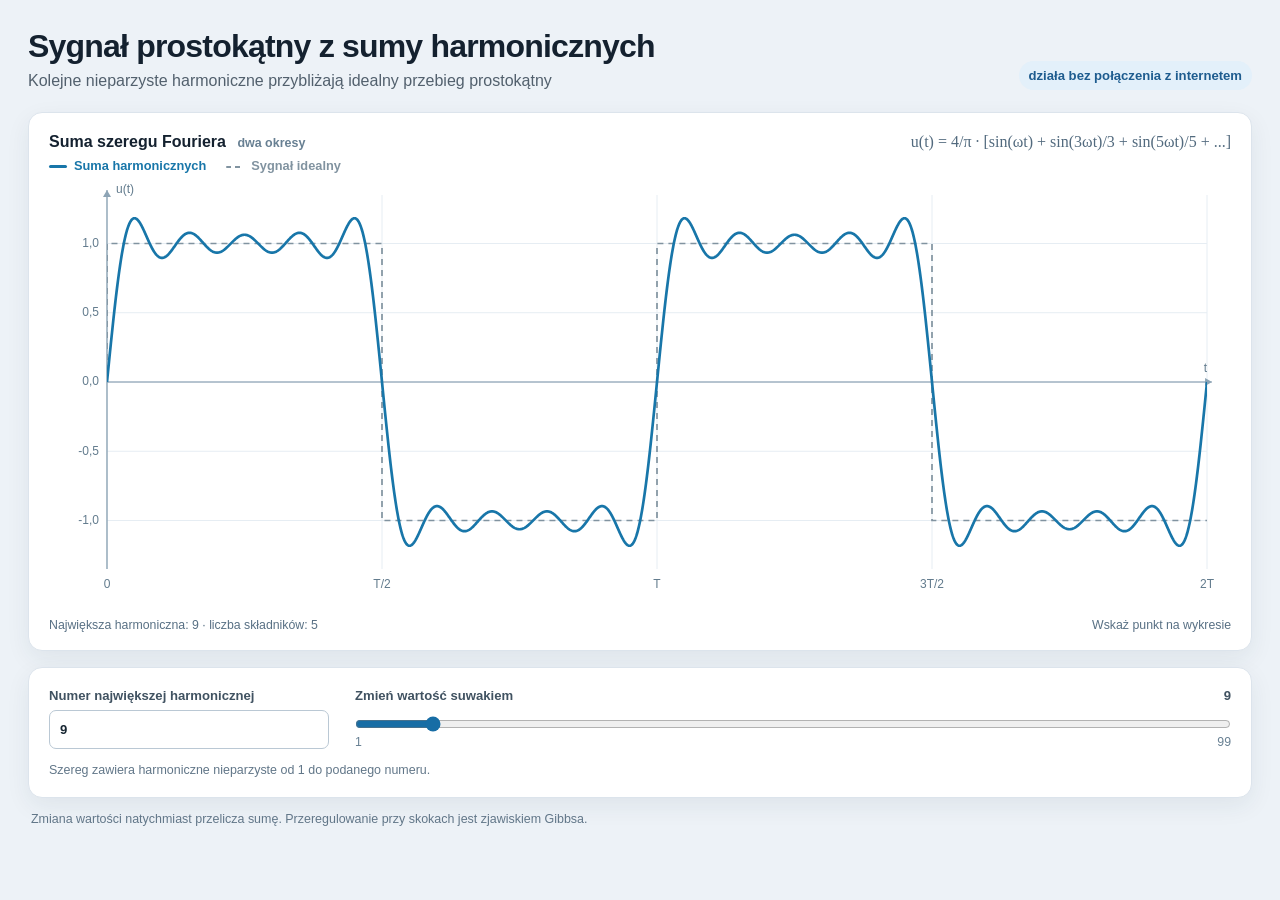
<file: prostokatny/index.html>
<!doctype html>
<html lang="pl">
<head>
  <meta charset="utf-8">
  <meta name="viewport" content="width=device-width, initial-scale=1">
  <title>Sygnał prostokątny z sumy harmonicznych</title>
  <style>
    :root { color-scheme: light; font-family: Inter, Segoe UI, Arial, sans-serif; color: #14212f; background: #edf2f7; }
    * { box-sizing: border-box; }
    body { margin: 0; min-width: 320px; }
    main { max-width: 1320px; margin: 0 auto; padding: 28px; }
    header { display: flex; align-items: end; justify-content: space-between; gap: 24px; margin-bottom: 22px; }
    h1 { margin: 0; font-size: clamp(1.5rem, 3vw, 2rem); letter-spacing: -0.025em; }
    header p { margin: 7px 0 0; color: #52606d; }
    .tag { color: #1e5c8f; background: #e3f0fa; padding: 7px 10px; border-radius: 999px; font-size: .82rem; font-weight: 650; white-space: nowrap; }
    .card { background: #fff; border: 1px solid #dce4ec; border-radius: 14px; box-shadow: 0 8px 24px rgba(35, 55, 75, .07); }
    .chart { padding: 20px 20px 14px; overflow: hidden; }
    .chart-heading { display: flex; align-items: baseline; justify-content: space-between; gap: 18px; margin-bottom: 7px; }
    h2 { font-size: 1rem; margin: 0; }
    .unit { font-size: .78rem; color: #688093; margin-left: 7px; }
    .formula { margin: 0; color: #526a7e; font: 1rem Georgia, serif; white-space: nowrap; }
    .legend { display: flex; flex-wrap: wrap; gap: 9px 20px; margin: 0 0 2px; color: #405261; font-size: .8rem; font-weight: 650; }
    .legend span::before { content: ''; display: inline-block; width: 18px; height: 3px; margin-right: 7px; vertical-align: middle; border-radius: 2px; background: currentColor; }
    .sum-key { color: #1876a9; }
    .ideal-key { color: #8193a0; }
    .ideal-key::before { height: 2px !important; background: repeating-linear-gradient(90deg, currentColor 0 5px, transparent 5px 9px) !important; }
    canvas { display: block; width: 100%; height: 440px; touch-action: none; }
    .readout { display: flex; justify-content: space-between; gap: 12px; min-height: 18px; margin: 3px 0 0; color: #587084; font-size: .77rem; }
    .controls { margin-top: 16px; padding: 20px; }
    .control-row { display: grid; grid-template-columns: minmax(190px, 280px) minmax(220px, 1fr); gap: 26px; align-items: end; }
    label { display: block; color: #405261; font-size: .82rem; font-weight: 650; }
    input[type="number"] { display: block; width: 100%; height: 39px; margin-top: 7px; border: 1px solid #bac8d4; border-radius: 7px; padding: 6px 10px; color: #182733; background: #fff; font: inherit; }
    .slider-wrap label { display: flex; justify-content: space-between; gap: 12px; }
    input[type="range"] { display: block; width: 100%; margin: 13px 0 3px; accent-color: #176da5; cursor: pointer; }
    input:focus-visible { outline: 3px solid #b9dbf3; outline-offset: 3px; }
    .scale { display: flex; justify-content: space-between; color: #688093; font-size: .77rem; }
    .hint { margin: 14px 0 0; color: #617688; font-size: .78rem; }
    footer { color: #617688; font-size: .78rem; padding: 14px 3px 0; }
    @media (max-width: 850px) {
      main { padding: 16px; }
      header { align-items: start; flex-direction: column; gap: 10px; }
      .chart { padding: 16px 12px 12px; }
      canvas { height: 350px; }
    }
    @media (max-width: 610px) {
      .chart-heading { align-items: start; flex-direction: column; gap: 5px; }
      .formula { font-size: .88rem; white-space: normal; }
      canvas { height: 290px; }
      .control-row { grid-template-columns: 1fr; gap: 17px; }
      .readout { display: block; }
      #point-readout { display: block; margin-top: 4px; }
    }
  </style>
</head>
<body>
  <main>
    <header>
      <div>
        <h1>Sygnał prostokątny z sumy harmonicznych</h1>
        <p>Kolejne nieparzyste harmoniczne przybliżają idealny przebieg prostokątny</p>
      </div>
      <div class="tag">działa bez połączenia z internetem</div>
    </header>

    <section class="card chart" aria-label="Wykres syntezy sygnału prostokątnego">
      <div class="chart-heading">
        <h2>Suma szeregu Fouriera <span class="unit">dwa okresy</span></h2>
        <p class="formula">u(t) = 4/π · [sin(ωt) + sin(3ωt)/3 + sin(5ωt)/5 + ...]</p>
      </div>
      <p class="legend" aria-label="Legenda wykresu">
        <span class="sum-key">Suma harmonicznych</span>
        <span class="ideal-key">Sygnał idealny</span>
      </p>
      <canvas id="chart" role="img" aria-label="Przybliżenie sygnału prostokątnego sumą nieparzystych harmonicznych na odcinku dwóch okresów"></canvas>
      <p class="readout"><span id="summary">Największa harmoniczna: 9</span><span id="point-readout">Wskaż punkt na wykresie</span></p>
    </section>

    <section class="card controls" aria-label="Sterowanie liczbą harmonicznych">
      <div class="control-row">
        <label for="harmonic-input">Numer największej harmonicznej
          <input id="harmonic-input" type="number" min="1" max="99" step="2" value="9" inputmode="numeric">
        </label>
        <div class="slider-wrap">
          <label for="harmonic-slider"><span>Zmień wartość suwakiem</span><strong id="harmonic-value">9</strong></label>
          <input id="harmonic-slider" type="range" min="1" max="99" step="2" value="9">
          <div class="scale"><span>1</span><span>99</span></div>
        </div>
      </div>
      <p class="hint">Szereg zawiera harmoniczne nieparzyste od 1 do podanego numeru.</p>
    </section>

    <footer>Zmiana wartości natychmiast przelicza sumę. Przeregulowanie przy skokach jest zjawiskiem Gibbsa.</footer>
  </main>

  <script>
    (() => {
      const canvas = document.querySelector('#chart');
      const input = document.querySelector('#harmonic-input');
      const slider = document.querySelector('#harmonic-slider');
      const valueReadout = document.querySelector('#harmonic-value');
      const summary = document.querySelector('#summary');
      const pointReadout = document.querySelector('#point-readout');
      const ctx = canvas.getContext('2d');
      const limits = { min: 1, max: 99 };
      let largestHarmonic = 9;
      let width = 0;
      let height = 0;
      let plot = null;

      function normalize(value) {
        let result = Math.round(Number(value));
        if (!Number.isFinite(result)) result = largestHarmonic;
        result = Math.max(limits.min, Math.min(limits.max, result));
        if (result % 2 === 0) result += result < limits.max ? 1 : -1;
        return result;
      }

      function squareSum(phase) {
        let sum = 0;
        for (let harmonic = 1; harmonic <= largestHarmonic; harmonic += 2) {
          sum += Math.sin(harmonic * phase) / harmonic;
        }
        return 4 * sum / Math.PI;
      }

      function format(value, digits = 2) {
        const safe = Math.abs(value) < 0.5 * 10 ** -digits ? 0 : value;
        return safe.toFixed(digits).replace('.', ',');
      }

      function line(x1, y1, x2, y2, color, lineWidth = 1) {
        ctx.strokeStyle = color;
        ctx.lineWidth = lineWidth;
        ctx.beginPath();
        ctx.moveTo(x1, y1);
        ctx.lineTo(x2, y2);
        ctx.stroke();
      }

      function arrow(x1, y1, x2, y2, color, lineWidth = 1.2) {
        line(x1, y1, x2, y2, color, lineWidth);
        const direction = Math.atan2(y2 - y1, x2 - x1);
        const length = 8;
        ctx.fillStyle = color;
        ctx.beginPath();
        ctx.moveTo(x2, y2);
        ctx.lineTo(x2 - length * Math.cos(direction - Math.PI / 6), y2 - length * Math.sin(direction - Math.PI / 6));
        ctx.lineTo(x2 - length * Math.cos(direction + Math.PI / 6), y2 - length * Math.sin(direction + Math.PI / 6));
        ctx.closePath();
        ctx.fill();
      }

      function draw() {
        if (!width || !height) return;
        ctx.clearRect(0, 0, width, height);
        const compact = width < 610;
        const margin = { left: compact ? 42 : 58, right: compact ? 12 : 24, top: 20, bottom: 46 };
        const plotWidth = width - margin.left - margin.right;
        const plotHeight = height - margin.top - margin.bottom;
        const yMin = -1.35;
        const yMax = 1.35;
        const x = phase => margin.left + phase / (4 * Math.PI) * plotWidth;
        const y = amplitude => margin.top + (yMax - amplitude) / (yMax - yMin) * plotHeight;
        plot = { left: margin.left, right: margin.left + plotWidth, top: margin.top, bottom: margin.top + plotHeight, width: plotWidth, x, y };

        ctx.font = compact ? '10px Segoe UI, Arial' : '12px Segoe UI, Arial';
        ctx.fillStyle = '#627b8d';
        ctx.textBaseline = 'middle';

        [-1, -.5, 0, .5, 1].forEach(level => {
          const py = y(level);
          line(margin.left, py, margin.left + plotWidth, py, level === 0 ? '#bdcad4' : '#e6edf3');
          ctx.textAlign = 'right';
          ctx.fillText(format(level, 1), margin.left - 8, py);
        });

        const xTicks = [
          { phase: 0, label: '0' },
          { phase: Math.PI, label: 'T/2' },
          { phase: 2 * Math.PI, label: 'T' },
          { phase: 3 * Math.PI, label: '3T/2' },
          { phase: 4 * Math.PI, label: '2T' }
        ];
        xTicks.forEach(tick => {
          const px = x(tick.phase);
          line(px, margin.top, px, margin.top + plotHeight, tick.phase === 0 ? '#bdcad4' : '#e6edf3');
          ctx.textAlign = 'center';
          ctx.textBaseline = 'top';
          ctx.fillText(tick.label, px, margin.top + plotHeight + 10);
        });

        arrow(margin.left, y(0), margin.left + plotWidth + 5, y(0), '#8da4b5');
        arrow(margin.left, margin.top + plotHeight, margin.left, margin.top - 5, '#8da4b5');
        ctx.fillStyle = '#627b8d';
        ctx.textAlign = 'left';
        ctx.textBaseline = 'bottom';
        ctx.fillText('u(t)', margin.left + 9, margin.top + 1);
        ctx.textAlign = 'right';
        ctx.fillText('t', margin.left + plotWidth, y(0) - 7);

        ctx.save();
        ctx.beginPath();
        ctx.rect(margin.left, margin.top, plotWidth, plotHeight);
        ctx.clip();

        ctx.strokeStyle = '#8193a0';
        ctx.lineWidth = 1.7;
        ctx.setLineDash([6, 5]);
        ctx.beginPath();
        ctx.moveTo(x(0), y(0));
        ctx.lineTo(x(0), y(1));
        ctx.lineTo(x(Math.PI), y(1));
        ctx.lineTo(x(Math.PI), y(-1));
        ctx.lineTo(x(2 * Math.PI), y(-1));
        ctx.lineTo(x(2 * Math.PI), y(1));
        ctx.lineTo(x(3 * Math.PI), y(1));
        ctx.lineTo(x(3 * Math.PI), y(-1));
        ctx.lineTo(x(4 * Math.PI), y(-1));
        ctx.stroke();
        ctx.setLineDash([]);

        ctx.strokeStyle = '#1876a9';
        ctx.lineWidth = 2.7;
        ctx.lineJoin = 'round';
        ctx.beginPath();
        const samples = Math.max(1200, Math.ceil(plotWidth * 2));
        for (let index = 0; index <= samples; index++) {
          const phase = 4 * Math.PI * index / samples;
          const px = x(phase);
          const py = y(squareSum(phase));
          if (index === 0) ctx.moveTo(px, py);
          else ctx.lineTo(px, py);
        }
        ctx.stroke();
        ctx.restore();

        const terms = (largestHarmonic + 1) / 2;
        summary.textContent = `Największa harmoniczna: ${largestHarmonic} · liczba składników: ${terms}`;
      }

      function sizeCanvas() {
        const bounds = canvas.getBoundingClientRect();
        const ratio = window.devicePixelRatio || 1;
        width = Math.max(280, bounds.width);
        height = bounds.height;
        canvas.width = Math.round(width * ratio);
        canvas.height = Math.round(height * ratio);
        ctx.setTransform(ratio, 0, 0, ratio, 0, 0);
        draw();
      }

      function setHarmonic(value) {
        largestHarmonic = normalize(value);
        input.value = largestHarmonic;
        slider.value = largestHarmonic;
        valueReadout.textContent = largestHarmonic;
        draw();
      }

      function showPoint(event) {
        if (!plot) return;
        const bounds = canvas.getBoundingClientRect();
        const px = Math.max(plot.left, Math.min(plot.right, event.clientX - bounds.left));
        const phase = (px - plot.left) / plot.width * 4 * Math.PI;
        const periods = phase / (2 * Math.PI);
        pointReadout.textContent = `t/T = ${format(periods, 3)}, u(t) = ${format(squareSum(phase), 3)}`;
      }

      slider.addEventListener('input', () => setHarmonic(slider.value));
      input.addEventListener('change', () => setHarmonic(input.value));
      input.addEventListener('keydown', event => {
        if (event.key === 'Enter') {
          setHarmonic(input.value);
          input.blur();
        }
      });
      canvas.addEventListener('pointermove', showPoint);
      canvas.addEventListener('pointerleave', () => { pointReadout.textContent = 'Wskaż punkt na wykresie'; });
      if ('ResizeObserver' in window) new ResizeObserver(sizeCanvas).observe(canvas);
      else window.addEventListener('resize', sizeCanvas);
      sizeCanvas();
    })();
  </script>
</body>
</html>
</file>
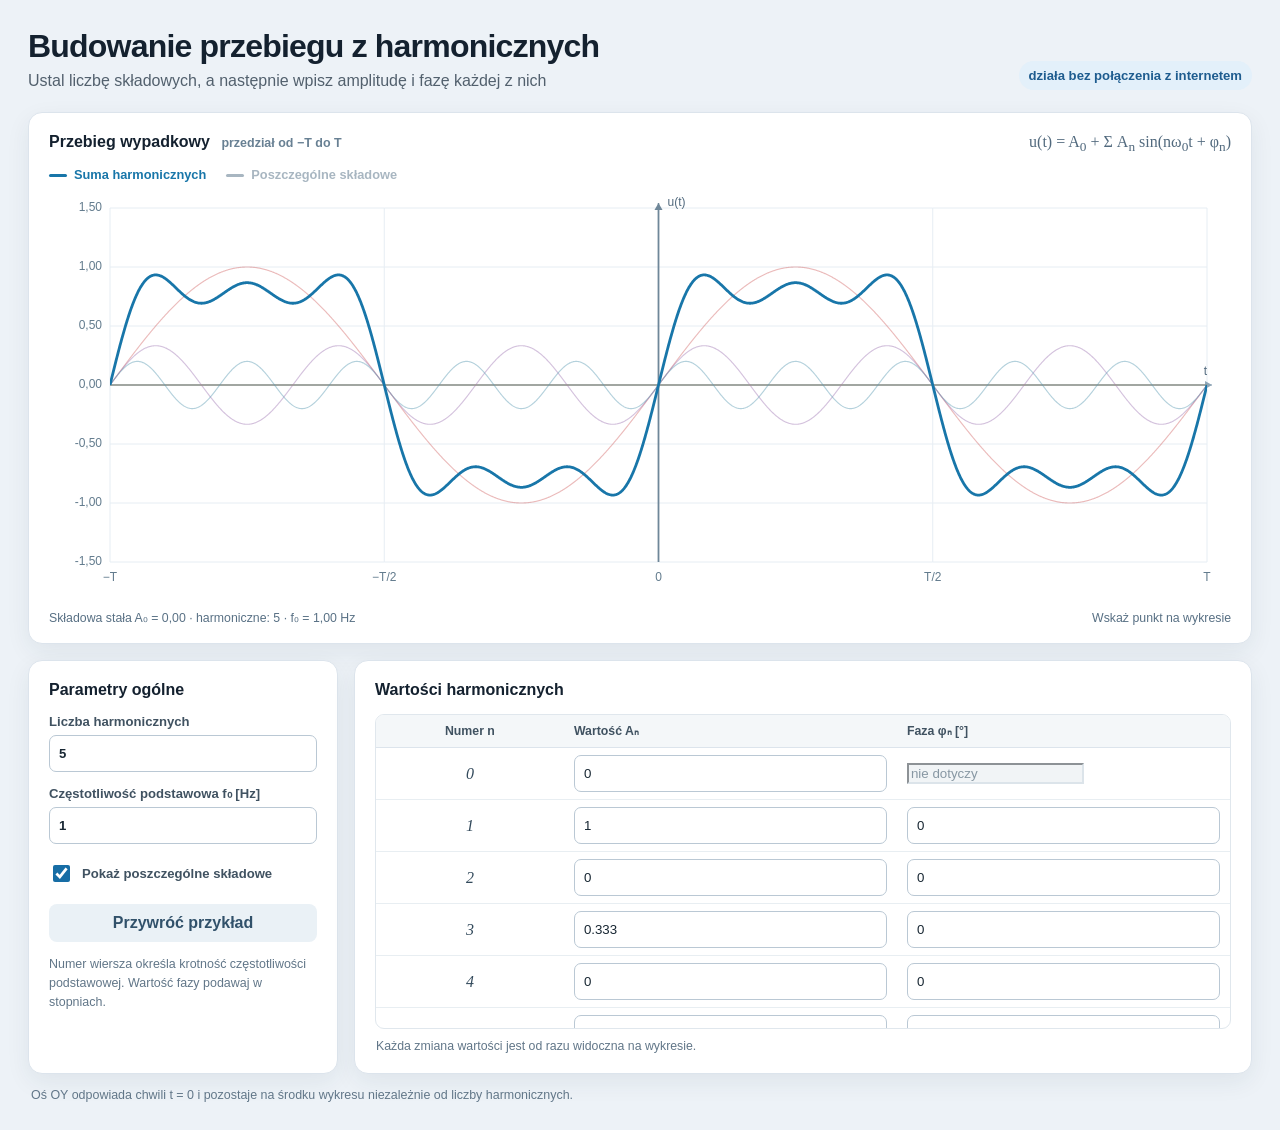
<file: suma_harmonicznych/index.html>
<!doctype html>
<html lang="pl">
<head>
  <meta charset="utf-8">
  <meta name="viewport" content="width=device-width, initial-scale=1">
  <title>Budowanie przebiegu z harmonicznych</title>
  <style>
    :root { color-scheme: light; font-family: Inter, Segoe UI, Arial, sans-serif; color: #14212f; background: #edf2f7; }
    * { box-sizing: border-box; }
    body { margin: 0; min-width: 320px; }
    main { max-width: 1320px; margin: 0 auto; padding: 28px; }
    header { display: flex; align-items: end; justify-content: space-between; gap: 24px; margin-bottom: 22px; }
    h1 { margin: 0; font-size: clamp(1.5rem, 3vw, 2rem); letter-spacing: -0.025em; }
    header p { margin: 7px 0 0; color: #52606d; }
    .tag { color: #1e5c8f; background: #e3f0fa; padding: 7px 10px; border-radius: 999px; font-size: .82rem; font-weight: 650; white-space: nowrap; }
    .card { background: #fff; border: 1px solid #dce4ec; border-radius: 14px; box-shadow: 0 8px 24px rgba(35, 55, 75, .07); }
    .chart { padding: 20px 20px 14px; overflow: hidden; }
    .chart-heading { display: flex; align-items: baseline; justify-content: space-between; gap: 18px; margin-bottom: 7px; }
    h2 { font-size: 1rem; margin: 0; }
    .unit { font-size: .78rem; color: #688093; margin-left: 7px; }
    .formula { margin: 0; color: #526a7e; font: 1rem Georgia, serif; white-space: nowrap; }
    .legend { display: flex; flex-wrap: wrap; align-items: center; gap: 9px 20px; min-height: 24px; margin: 0 0 2px; color: #405261; font-size: .8rem; font-weight: 650; }
    .legend span::before { content: ''; display: inline-block; width: 18px; height: 3px; margin-right: 7px; vertical-align: middle; border-radius: 2px; background: currentColor; }
    .sum-key { color: #1876a9; }
    .component-key { color: #a8b6c1; }
    canvas { display: block; width: 100%; height: 420px; touch-action: none; }
    .readout { display: flex; justify-content: space-between; gap: 12px; min-height: 18px; margin: 3px 0 0; color: #587084; font-size: .77rem; }
    .editor { display: grid; grid-template-columns: minmax(245px, 310px) minmax(0, 1fr); gap: 16px; margin-top: 16px; }
    .settings, .harmonics { padding: 20px; }
    .settings h2, .harmonics h2 { margin-bottom: 15px; }
    label { display: block; color: #405261; font-size: .82rem; font-weight: 650; }
    .field + .field { margin-top: 14px; }
    input[type="number"] { width: 100%; height: 37px; margin-top: 6px; border: 1px solid #bac8d4; border-radius: 7px; padding: 6px 9px; color: #182733; background: #fff; font: inherit; }
    input:disabled { color: #8797a3; background: #f1f4f6; border-color: #dce4ea; }
    input:focus-visible { outline: 3px solid #b9dbf3; border-color: #2878ae; }
    .check { display: flex; align-items: center; gap: 9px; margin-top: 18px; cursor: pointer; }
    .check input { width: 17px; height: 17px; accent-color: #176da5; }
    .check span { color: #405261; font-size: .82rem; font-weight: 650; }
    button { width: 100%; margin-top: 19px; border: 0; border-radius: 8px; padding: 10px 13px; color: #31516a; background: #eaf1f6; cursor: pointer; font: inherit; font-weight: 700; }
    button:hover { background: #dce9f2; }
    .hint { margin: 13px 0 0; color: #617688; font-size: .78rem; line-height: 1.5; }
    .table-wrap { max-height: 315px; overflow: auto; border: 1px solid #e0e7ed; border-radius: 9px; }
    table { width: 100%; border-collapse: collapse; table-layout: fixed; }
    th { position: sticky; top: 0; z-index: 1; padding: 9px 10px; color: #405261; background: #f4f7f9; border-bottom: 1px solid #dce4ec; text-align: left; font-size: .77rem; }
    td { padding: 7px 10px; border-bottom: 1px solid #e8eef2; color: #334a5c; font-size: .83rem; }
    tr:last-child td { border-bottom: 0; }
    th:first-child, td:first-child { width: 22%; text-align: center; }
    td input { margin: 0 !important; }
    .harmonic-number { font: italic 1rem Georgia, serif; }
    .table-note { margin: 10px 1px 0; color: #617688; font-size: .77rem; }
    footer { color: #617688; font-size: .78rem; padding: 14px 3px 0; }
    @media (max-width: 850px) {
      main { padding: 16px; }
      header { align-items: start; flex-direction: column; gap: 10px; }
      .chart { padding: 16px 12px 12px; }
      canvas { height: 350px; }
      .editor { grid-template-columns: 1fr; }
    }
    @media (max-width: 560px) {
      .chart-heading { align-items: start; flex-direction: column; gap: 5px; }
      .formula { font-size: .88rem; white-space: normal; }
      canvas { height: 285px; }
      .readout { display: block; }
      #point-readout { display: block; margin-top: 4px; }
      .settings, .harmonics { padding: 16px; }
      th, td { padding-inline: 6px; }
    }
  </style>
</head>
<body>
  <main>
    <header>
      <div>
        <h1>Budowanie przebiegu z harmonicznych</h1>
        <p>Ustal liczbę składowych, a następnie wpisz amplitudę i fazę każdej z nich</p>
      </div>
      <div class="tag">działa bez połączenia z internetem</div>
    </header>

    <section class="card chart" aria-label="Wykres sumy harmonicznych">
      <div class="chart-heading">
        <h2>Przebieg wypadkowy <span class="unit">przedział od −T do T</span></h2>
        <p class="formula">u(t) = A<sub>0</sub> + Σ A<sub>n</sub> sin(nω<sub>0</sub>t + φ<sub>n</sub>)</p>
      </div>
      <p class="legend" aria-label="Legenda wykresu">
        <span class="sum-key">Suma harmonicznych</span>
        <span class="component-key" id="component-key">Poszczególne składowe</span>
      </p>
      <canvas id="chart" role="img" aria-label="Wykres przebiegu zbudowanego z zadanych harmonicznych, z osią pionową pośrodku"></canvas>
      <p class="readout"><span id="summary">Liczba harmonicznych: 5</span><span id="point-readout">Wskaż punkt na wykresie</span></p>
    </section>

    <div class="editor">
      <section class="card settings" aria-label="Parametry ogólne">
        <h2>Parametry ogólne</h2>
        <label class="field" for="count">Liczba harmonicznych
          <input id="count" type="number" min="1" max="20" step="1" value="5" inputmode="numeric">
        </label>
        <label class="field" for="frequency">Częstotliwość podstawowa f₀ [Hz]
          <input id="frequency" type="number" min="0.01" max="1000" step="0.01" value="1" inputmode="decimal">
        </label>
        <label class="check" for="show-components">
          <input id="show-components" type="checkbox" checked>
          <span>Pokaż poszczególne składowe</span>
        </label>
        <button id="reset" type="button">Przywróć przykład</button>
        <p class="hint">Numer wiersza określa krotność częstotliwości podstawowej. Wartość fazy podawaj w stopniach.</p>
      </section>

      <section class="card harmonics" aria-label="Wartości harmonicznych">
        <h2>Wartości harmonicznych</h2>
        <div class="table-wrap">
          <table>
            <thead><tr><th>Numer n</th><th>Wartość Aₙ</th><th>Faza φₙ [°]</th></tr></thead>
            <tbody id="harmonic-rows"></tbody>
          </table>
        </div>
        <p class="table-note">Każda zmiana wartości jest od razu widoczna na wykresie.</p>
      </section>
    </div>

    <footer>Oś OY odpowiada chwili t = 0 i pozostaje na środku wykresu niezależnie od liczby harmonicznych.</footer>
  </main>

  <script>
    (() => {
      const canvas = document.querySelector('#chart');
      const ctx = canvas.getContext('2d');
      const countInput = document.querySelector('#count');
      const frequencyInput = document.querySelector('#frequency');
      const showComponentsInput = document.querySelector('#show-components');
      const rows = document.querySelector('#harmonic-rows');
      const summary = document.querySelector('#summary');
      const pointReadout = document.querySelector('#point-readout');
      const componentKey = document.querySelector('#component-key');
      const defaults = [
        { amplitude: 1, phase: 0 },
        { amplitude: 0, phase: 0 },
        { amplitude: 0.333, phase: 0 },
        { amplitude: 0, phase: 0 },
        { amplitude: 0.2, phase: 0 }
      ];
      const colors = ['#d36c6c', '#65a47b', '#a27ab5', '#db9853', '#5d9bb2', '#b98b62', '#7f8fc4', '#8eaa62'];
      const defaultDC = 0;
      let dc = defaultDC;
      let harmonics = defaults.map(item => ({ ...item }));
      let width = 0;
      let height = 0;
      let plot = null;

      function clampInteger(value, min, max, fallback) {
        const number = Math.round(Number(value));
        return Number.isFinite(number) ? Math.max(min, Math.min(max, number)) : fallback;
      }

      function finiteNumber(value, fallback = 0) {
        const number = Number(value);
        return Number.isFinite(number) ? number : fallback;
      }

      function format(value, digits = 3) {
        const safe = Math.abs(value) < 0.5 * 10 ** -digits ? 0 : value;
        return safe.toFixed(digits).replace('.', ',');
      }

      function rebuildRows() {
        rows.replaceChildren();
        const dcRow = document.createElement('tr');
        dcRow.innerHTML = `<td class="harmonic-number">0</td>
          <td><input type="number" step="any" value="${dc}" data-index="dc" data-key="amplitude" aria-label="Wartość składowej stałej"></td>
          <td><input type="text" value="nie dotyczy" aria-label="Składowa stała nie ma fazy" disabled></td>`;
        rows.append(dcRow);
        harmonics.forEach((harmonic, index) => {
          const row = document.createElement('tr');
          row.innerHTML = `<td class="harmonic-number">${index + 1}</td>
            <td><input type="number" step="any" value="${harmonic.amplitude}" data-index="${index}" data-key="amplitude" aria-label="Amplituda harmonicznej ${index + 1}"></td>
            <td><input type="number" step="any" value="${harmonic.phase}" data-index="${index}" data-key="phase" aria-label="Faza harmonicznej ${index + 1} w stopniach"></td>`;
          rows.append(row);
        });
      }

      function setCount(rawValue) {
        const count = clampInteger(rawValue, 1, 20, harmonics.length);
        while (harmonics.length < count) harmonics.push({ amplitude: 0, phase: 0 });
        harmonics.length = count;
        countInput.value = count;
        rebuildRows();
        draw();
      }

      function componentValue(index, normalizedTime) {
        const item = harmonics[index];
        const phase = item.phase * Math.PI / 180;
        return item.amplitude * Math.sin(2 * Math.PI * (index + 1) * normalizedTime + phase);
      }

      function sumValue(normalizedTime) {
        return dc + harmonics.reduce((sum, item, index) => sum + componentValue(index, normalizedTime), 0);
      }

      function line(x1, y1, x2, y2, color, lineWidth = 1) {
        ctx.strokeStyle = color;
        ctx.lineWidth = lineWidth;
        ctx.beginPath();
        ctx.moveTo(x1, y1);
        ctx.lineTo(x2, y2);
        ctx.stroke();
      }

      function arrow(x1, y1, x2, y2, color, lineWidth = 1.2) {
        line(x1, y1, x2, y2, color, lineWidth);
        const direction = Math.atan2(y2 - y1, x2 - x1);
        const length = 8;
        ctx.fillStyle = color;
        ctx.beginPath();
        ctx.moveTo(x2, y2);
        ctx.lineTo(x2 - length * Math.cos(direction - Math.PI / 6), y2 - length * Math.sin(direction - Math.PI / 6));
        ctx.lineTo(x2 - length * Math.cos(direction + Math.PI / 6), y2 - length * Math.sin(direction + Math.PI / 6));
        ctx.closePath();
        ctx.fill();
      }

      function niceStep(span, targetTicks = 6) {
        const raw = span / targetTicks;
        const power = 10 ** Math.floor(Math.log10(raw || 1));
        const fraction = raw / power;
        return (fraction < 1.5 ? 1 : fraction < 3 ? 2 : fraction < 7 ? 5 : 10) * power;
      }

      function draw() {
        if (!width || !height) return;
        ctx.clearRect(0, 0, width, height);
        const compact = width < 610;
        const margin = { left: compact ? 45 : 61, right: compact ? 12 : 24, top: 20, bottom: 46 };
        const plotWidth = width - margin.left - margin.right;
        const plotHeight = height - margin.top - margin.bottom;
        const sampleCount = Math.max(1000, Math.ceil(plotWidth * 2));
        let largest = 0;
        for (let index = 0; index <= sampleCount; index++) {
          const normalizedTime = -1 + 2 * index / sampleCount;
          largest = Math.max(largest, Math.abs(sumValue(normalizedTime)));
        }
        largest = Math.max(1, largest * 1.12);
        const step = niceStep(2 * largest);
        const yMax = Math.ceil(largest / step) * step;
        const yMin = -yMax;
        const x = normalizedTime => margin.left + (normalizedTime + 1) / 2 * plotWidth;
        const y = value => margin.top + (yMax - value) / (yMax - yMin) * plotHeight;
        plot = { left: margin.left, right: margin.left + plotWidth, top: margin.top, bottom: margin.top + plotHeight, width: plotWidth, x, y };

        ctx.font = compact ? '10px Segoe UI, Arial' : '12px Segoe UI, Arial';
        ctx.fillStyle = '#627b8d';
        ctx.textBaseline = 'middle';
        for (let value = yMin; value <= yMax + step * .1; value += step) {
          const py = y(value);
          line(margin.left, py, margin.left + plotWidth, py, Math.abs(value) < step * .1 ? '#bdcad4' : '#e6edf3');
          ctx.textAlign = 'right';
          ctx.fillText(format(value, Math.abs(step) < 1 ? 2 : 1), margin.left - 8, py);
        }

        const ticks = [
          { value: -1, label: '−T' },
          { value: -.5, label: '−T/2' },
          { value: 0, label: '0' },
          { value: .5, label: 'T/2' },
          { value: 1, label: 'T' }
        ];
        ticks.forEach(tick => {
          const px = x(tick.value);
          line(px, margin.top, px, margin.top + plotHeight, tick.value === 0 ? '#91a4b3' : '#e6edf3', tick.value === 0 ? 1.5 : 1);
          ctx.fillStyle = '#627b8d';
          ctx.textAlign = 'center';
          ctx.textBaseline = 'top';
          ctx.fillText(tick.label, px, margin.top + plotHeight + 10);
        });

        arrow(margin.left, y(0), margin.left + plotWidth + 5, y(0), '#8da4b5');
        arrow(x(0), margin.top + plotHeight, x(0), margin.top - 5, '#6f8799', 1.5);
        ctx.fillStyle = '#526a7e';
        ctx.textAlign = 'left';
        ctx.textBaseline = 'bottom';
        ctx.fillText('u(t)', x(0) + 9, margin.top + 1);
        ctx.textAlign = 'right';
        ctx.fillText('t', margin.left + plotWidth, y(0) - 7);

        ctx.save();
        ctx.beginPath();
        ctx.rect(margin.left, margin.top, plotWidth, plotHeight);
        ctx.clip();

        if (showComponentsInput.checked) {
          ctx.strokeStyle = '#7f8fc4';
          ctx.globalAlpha = .55;
          ctx.lineWidth = 1.3;
          ctx.beginPath();
          ctx.moveTo(x(-1), y(dc));
          ctx.lineTo(x(1), y(dc));
          ctx.stroke();
          harmonics.forEach((item, harmonicIndex) => {
            ctx.strokeStyle = colors[harmonicIndex % colors.length];
            ctx.globalAlpha = .46;
            ctx.lineWidth = 1.15;
            ctx.beginPath();
            for (let index = 0; index <= sampleCount; index++) {
              const normalizedTime = -1 + 2 * index / sampleCount;
              const px = x(normalizedTime);
              const py = y(componentValue(harmonicIndex, normalizedTime));
              if (index === 0) ctx.moveTo(px, py);
              else ctx.lineTo(px, py);
            }
            ctx.stroke();
          });
        }

        ctx.globalAlpha = 1;
        ctx.strokeStyle = '#1876a9';
        ctx.lineWidth = 2.8;
        ctx.lineJoin = 'round';
        ctx.beginPath();
        for (let index = 0; index <= sampleCount; index++) {
          const normalizedTime = -1 + 2 * index / sampleCount;
          const px = x(normalizedTime);
          const py = y(sumValue(normalizedTime));
          if (index === 0) ctx.moveTo(px, py);
          else ctx.lineTo(px, py);
        }
        ctx.stroke();
        ctx.restore();

        const frequency = Math.max(.01, finiteNumber(frequencyInput.value, 1));
        summary.textContent = `Składowa stała A₀ = ${format(dc, 2)} · harmoniczne: ${harmonics.length} · f₀ = ${format(frequency, 2)} Hz`;
        componentKey.hidden = !showComponentsInput.checked;
      }

      function sizeCanvas() {
        const bounds = canvas.getBoundingClientRect();
        const ratio = window.devicePixelRatio || 1;
        width = Math.max(280, bounds.width);
        height = bounds.height;
        canvas.width = Math.round(width * ratio);
        canvas.height = Math.round(height * ratio);
        ctx.setTransform(ratio, 0, 0, ratio, 0, 0);
        draw();
      }

      function showPoint(event) {
        if (!plot) return;
        const bounds = canvas.getBoundingClientRect();
        const px = Math.max(plot.left, Math.min(plot.right, event.clientX - bounds.left));
        const normalizedTime = -1 + 2 * (px - plot.left) / plot.width;
        pointReadout.textContent = `t/T = ${format(normalizedTime, 3)}, u(t) = ${format(sumValue(normalizedTime), 3)}`;
      }

      rows.addEventListener('input', event => {
        const target = event.target;
        if (!target.matches('input[data-index]')) return;
        if (target.dataset.index === 'dc') {
          dc = finiteNumber(target.value, 0);
          draw();
          return;
        }
        const index = Number(target.dataset.index);
        const key = target.dataset.key;
        harmonics[index][key] = finiteNumber(target.value, 0);
        draw();
      });
      rows.addEventListener('change', event => {
        const target = event.target;
        if (!target.matches('input[data-index]')) return;
        if (target.dataset.index === 'dc') {
          dc = finiteNumber(target.value, 0);
          target.value = dc;
          draw();
          return;
        }
        const index = Number(target.dataset.index);
        const key = target.dataset.key;
        harmonics[index][key] = finiteNumber(target.value, 0);
        target.value = harmonics[index][key];
        draw();
      });
      countInput.addEventListener('change', () => setCount(countInput.value));
      countInput.addEventListener('keydown', event => {
        if (event.key === 'Enter') {
          setCount(countInput.value);
          countInput.blur();
        }
      });
      frequencyInput.addEventListener('input', draw);
      frequencyInput.addEventListener('change', () => {
        frequencyInput.value = Math.max(.01, finiteNumber(frequencyInput.value, 1));
        draw();
      });
      showComponentsInput.addEventListener('change', draw);
      document.querySelector('#reset').addEventListener('click', () => {
        dc = defaultDC;
        harmonics = defaults.map(item => ({ ...item }));
        countInput.value = harmonics.length;
        frequencyInput.value = 1;
        showComponentsInput.checked = true;
        rebuildRows();
        draw();
      });
      canvas.addEventListener('pointermove', showPoint);
      canvas.addEventListener('pointerleave', () => { pointReadout.textContent = 'Wskaż punkt na wykresie'; });
      rebuildRows();
      if ('ResizeObserver' in window) new ResizeObserver(sizeCanvas).observe(canvas);
      else window.addEventListener('resize', sizeCanvas);
      sizeCanvas();
    })();
  </script>
</body>
</html>
</file>
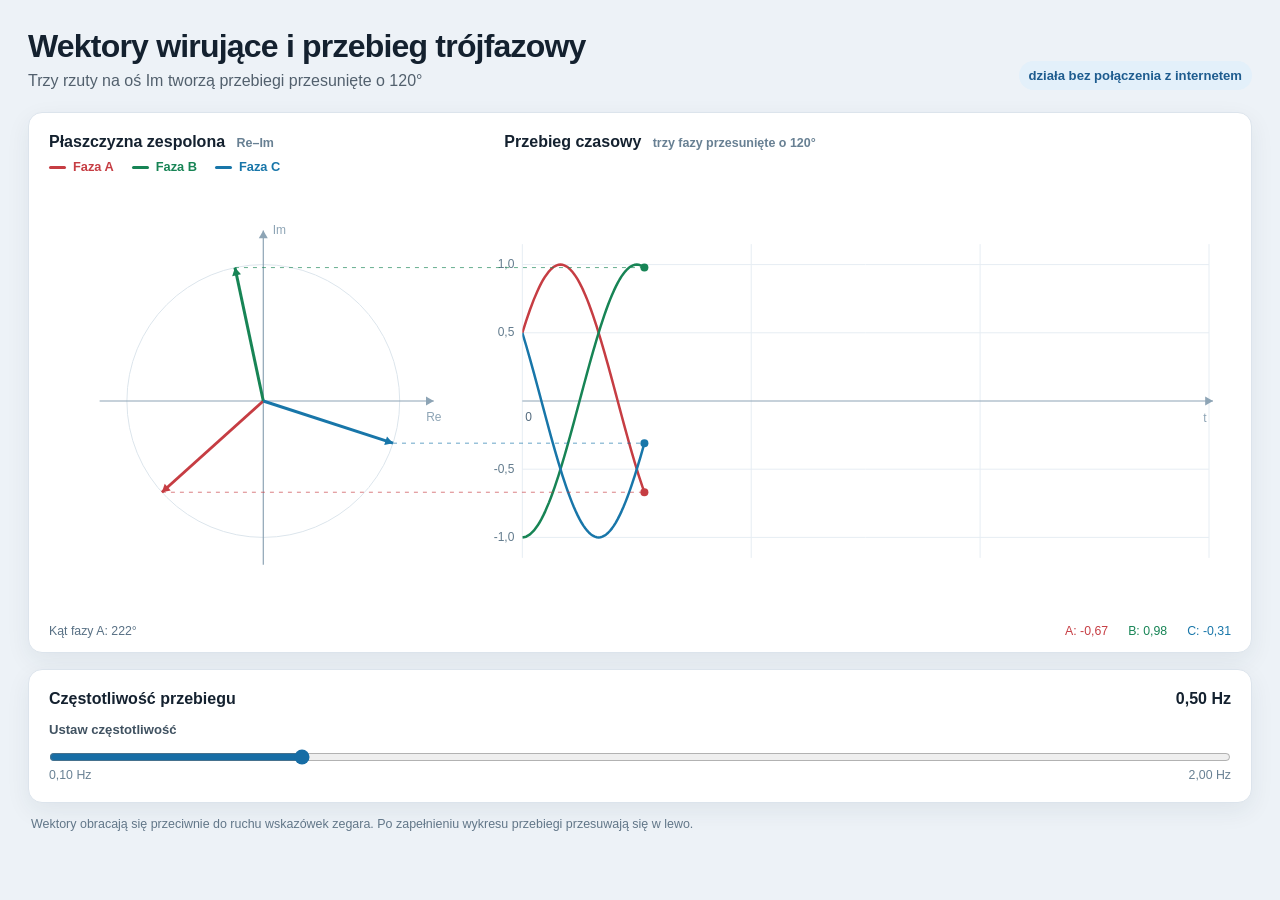
<file: trojfazowy/index.html>
<!doctype html>
<html lang="pl">
<head>
  <meta charset="utf-8">
  <meta name="viewport" content="width=device-width, initial-scale=1">
  <title>Wektory wirujące i przebieg trójfazowy</title>
  <style>
    :root { color-scheme: light; font-family: Inter, Segoe UI, Arial, sans-serif; color: #14212f; background: #edf2f7; }
    * { box-sizing: border-box; }
    body { margin: 0; min-width: 320px; }
    main { max-width: 1320px; margin: 0 auto; padding: 28px; }
    header { display: flex; align-items: end; justify-content: space-between; gap: 24px; margin-bottom: 22px; }
    h1 { margin: 0; font-size: clamp(1.5rem, 3vw, 2rem); letter-spacing: -0.025em; }
    header p { margin: 7px 0 0; color: #52606d; }
    .tag { color: #1e5c8f; background: #e3f0fa; padding: 7px 10px; border-radius: 999px; font-size: .82rem; font-weight: 650; white-space: nowrap; }
    .card { background: #fff; border: 1px solid #dce4ec; border-radius: 14px; box-shadow: 0 8px 24px rgba(35, 55, 75, .07); }
    .chart { padding: 20px 20px 14px; overflow: hidden; }
    .chart-heading { display: grid; grid-template-columns: 37% 1fr; gap: 18px; margin-bottom: 8px; }
    h2 { font-size: 1rem; margin: 0; }
    .unit { font-size: .78rem; color: #688093; margin-left: 7px; }
    canvas { display: block; width: 100%; height: 440px; }
    .readout { display: flex; justify-content: space-between; gap: 12px; margin: 3px 0 0; color: #587084; font-size: .77rem; }
    .phase-values { display: flex; flex-wrap: wrap; gap: 8px 20px; justify-content: flex-end; }
    .phase-a { color: #c63d43; }
    .phase-b { color: #178455; }
    .phase-c { color: #1876a9; }
    .legend { display: flex; flex-wrap: wrap; gap: 9px 18px; margin: 0 0 7px; color: #405261; font-size: .8rem; font-weight: 650; }
    .legend span::before { content: ''; display: inline-block; width: 17px; height: 3px; margin-right: 7px; vertical-align: middle; background: currentColor; border-radius: 2px; }
    .controls { margin-top: 16px; padding: 20px; }
    .control-heading { display: flex; align-items: baseline; justify-content: space-between; gap: 16px; }
    label { display: block; color: #405261; font-size: .82rem; font-weight: 650; margin-top: 14px; }
    input[type="range"] { display: block; width: 100%; margin: 12px 0 3px; accent-color: #176da5; cursor: pointer; }
    input:focus-visible { outline: 3px solid #b9dbf3; outline-offset: 4px; }
    .scale { display: flex; justify-content: space-between; color: #688093; font-size: .77rem; }
    footer { color: #617688; font-size: .78rem; padding: 14px 3px 0; }
    @media (max-width: 850px) { main { padding: 16px; } header { align-items: start; flex-direction: column; gap: 10px; } .chart { padding: 16px 12px 12px; } canvas { height: 330px; } }
    @media (max-width: 560px) { .chart-heading { gap: 6px; } .chart-heading h2 { font-size: .85rem; } .unit { display: none; } canvas { height: 260px; } .readout { display: block; } .phase-values { justify-content: flex-start; margin-top: 6px; } }
  </style>
</head>
<body>
  <main>
    <header>
      <div><h1>Wektory wirujące i przebieg trójfazowy</h1><p>Trzy rzuty na oś Im tworzą przebiegi przesunięte o 120°</p></div>
      <div class="tag">działa bez połączenia z internetem</div>
    </header>
    <section class="card chart" aria-label="Animacja trzech wektorów i trzech sinusoid">
      <div class="chart-heading">
        <div><h2>Płaszczyzna zespolona <span class="unit">Re–Im</span></h2></div>
        <div><h2>Przebieg czasowy <span class="unit">trzy fazy przesunięte o 120°</span></h2></div>
      </div>
      <p class="legend" aria-label="Kolory faz"><span class="phase-a">Faza A</span><span class="phase-b">Faza B</span><span class="phase-c">Faza C</span></p>
      <canvas id="animation" role="img" aria-label="Trzy wirujące wektory po lewej i powstające przebiegi trzech faz po prawej"></canvas>
      <p class="readout"><span id="angle">Kąt fazy A: 30°</span><span class="phase-values"><span class="phase-a" id="value-a">A: 0,50</span><span class="phase-b" id="value-b">B: −1,00</span><span class="phase-c" id="value-c">C: 0,50</span></span></p>
    </section>
    <section class="card controls" aria-label="Sterowanie częstotliwością">
      <div class="control-heading"><h2>Częstotliwość przebiegu</h2><strong id="frequency">0,50 Hz</strong></div>
      <label for="frequency-slider">Ustaw częstotliwość</label>
      <input id="frequency-slider" type="range" min="0.1" max="2" step="0.01" value="0.5">
      <div class="scale"><span>0,10 Hz</span><span>2,00 Hz</span></div>
    </section>
    <footer>Wektory obracają się przeciwnie do ruchu wskazówek zegara. Po zapełnieniu wykresu przebiegi przesuwają się w lewo.</footer>
  </main>
  <script>
    (() => {
      const canvas = document.querySelector('#animation');
      const ctx = canvas.getContext('2d');
      const slider = document.querySelector('#frequency-slider');
      const frequencyReadout = document.querySelector('#frequency');
      const angleReadout = document.querySelector('#angle');
      const valueReadouts = [
        document.querySelector('#value-a'),
        document.querySelector('#value-b'),
        document.querySelector('#value-c')
      ];
      const initialAngle = Math.PI / 6;
      const phases = [
        { name: 'A', offset: 0, color: '#c63d43' },
        { name: 'B', offset: -2 * Math.PI / 3, color: '#178455' },
        { name: 'C', offset: 2 * Math.PI / 3, color: '#1876a9' }
      ];
      let frequency = Number(slider.value);
      let phase = initialAngle;
      let elapsed = 0;
      let samples = [{ time: 0, values: phases.map(item => Math.sin(initialAngle + item.offset)) }];
      let previousFrame;
      let width = 0;
      let height = 0;

      function sizeCanvas() {
        const bounds = canvas.getBoundingClientRect();
        const ratio = window.devicePixelRatio || 1;
        width = bounds.width;
        height = bounds.height;
        canvas.width = Math.round(width * ratio);
        canvas.height = Math.round(height * ratio);
        ctx.setTransform(ratio, 0, 0, ratio, 0, 0);
        draw();
      }

      function line(x1, y1, x2, y2, color, lineWidth = 1) {
        ctx.strokeStyle = color;
        ctx.lineWidth = lineWidth;
        ctx.beginPath();
        ctx.moveTo(x1, y1);
        ctx.lineTo(x2, y2);
        ctx.stroke();
      }

      function arrow(x1, y1, x2, y2, color, lineWidth = 2) {
        line(x1, y1, x2, y2, color, lineWidth);
        const direction = Math.atan2(y2 - y1, x2 - x1);
        const length = 9;
        ctx.fillStyle = color;
        ctx.beginPath();
        ctx.moveTo(x2, y2);
        ctx.lineTo(x2 - length * Math.cos(direction - Math.PI / 6), y2 - length * Math.sin(direction - Math.PI / 6));
        ctx.lineTo(x2 - length * Math.cos(direction + Math.PI / 6), y2 - length * Math.sin(direction + Math.PI / 6));
        ctx.closePath();
        ctx.fill();
      }

      function draw() {
        if (!width || !height) return;
        ctx.clearRect(0, 0, width, height);
        const compact = width < 610;
        const split = width * (compact ? .38 : .37);
        const middle = height * .5;
        const radius = Math.min(height * .31, split * .34);
        const centerX = split * .49;
        const plotLeft = split + (compact ? 22 : 36);
        const plotRight = width - (compact ? 12 : 22);
        const plotWidth = plotRight - plotLeft;
        const amplitude = radius;
        const timeWindow = 3 / frequency;
        const visibleStart = Math.max(0, elapsed - timeWindow);
        const pointX = plotLeft + Math.min(elapsed / timeWindow, 1) * plotWidth;
        const currentValues = phases.map(item => Math.sin(phase + item.offset));

        ctx.font = compact ? '10px Segoe UI, Arial' : '12px Segoe UI, Arial';
        ctx.fillStyle = '#627b8d';
        ctx.textAlign = 'center';
        ctx.textBaseline = 'middle';
        ctx.strokeStyle = '#dce5ec';
        ctx.lineWidth = 1;
        ctx.beginPath();
        ctx.arc(centerX, middle, radius, 0, 2 * Math.PI);
        ctx.stroke();
        for (const level of [-1, -.5, .5, 1]) {
          const y = middle - amplitude * level;
          line(plotLeft, y, plotRight, y, '#e6edf3');
          if (!compact) {
            ctx.textAlign = 'right';
            ctx.fillText(level.toFixed(1).replace('.', ','), plotLeft - 8, y);
          }
        }
        for (let index = 0; index <= 3; index++) {
          const x = plotLeft + index * plotWidth / 3;
          line(x, middle - amplitude * 1.15, x, middle + amplitude * 1.15, '#e6edf3');
        }
        arrow(centerX - radius * 1.2, middle, centerX + radius * 1.25, middle, '#8da4b5', 1.2);
        arrow(centerX, middle + radius * 1.2, centerX, middle - radius * 1.25, '#8da4b5', 1.2);
        arrow(plotLeft, middle, plotRight + 4, middle, '#8da4b5', 1.2);
        ctx.textAlign = 'center';
        ctx.fillText('Re', centerX + radius * 1.25, middle + 17);
        ctx.fillText('Im', centerX + 16, middle - radius * 1.25);
        ctx.fillText('t', plotRight - 4, middle + 18);

        phases.forEach((item, index) => {
          ctx.save();
          ctx.beginPath();
          ctx.rect(plotLeft, middle - amplitude * 1.18, plotWidth, amplitude * 2.36);
          ctx.clip();
          ctx.strokeStyle = item.color;
          ctx.lineWidth = 2.5;
          ctx.lineJoin = 'round';
          ctx.beginPath();
          let started = false;
          for (const sample of samples) {
            if (sample.time < visibleStart) continue;
            const x = plotLeft + (sample.time - visibleStart) / timeWindow * plotWidth;
            const y = middle - amplitude * sample.values[index];
            if (!started) { ctx.moveTo(x, y); started = true; }
            else ctx.lineTo(x, y);
          }
          ctx.stroke();
          ctx.restore();
        });

        phases.forEach((item, index) => {
          const angle = phase + item.offset;
          const tipX = centerX + radius * Math.cos(angle);
          const tipY = middle - radius * currentValues[index];
          const pointY = middle - amplitude * currentValues[index];
          ctx.save();
          ctx.globalAlpha = .65;
          ctx.setLineDash([4, 5]);
          line(tipX, tipY, pointX, pointY, item.color, 1);
          ctx.restore();
          arrow(centerX, middle, tipX, tipY, item.color, 3);
          ctx.fillStyle = item.color;
          ctx.beginPath();
          ctx.arc(pointX, pointY, 4, 0, Math.PI * 2);
          ctx.fill();
        });
        ctx.fillStyle = '#526a7e';
        ctx.textAlign = 'left';
        ctx.fillText('0', plotLeft + 3, middle + 17);
        angleReadout.textContent = `Kąt fazy A: ${((phase * 180 / Math.PI) % 360).toFixed(0)}°`;
        currentValues.forEach((value, index) => {
          valueReadouts[index].textContent = `${phases[index].name}: ${value.toFixed(2).replace('.', ',')}`;
        });
      }

      function animate(timestamp) {
        if (previousFrame !== undefined) {
          const delta = Math.min((timestamp - previousFrame) / 1000, .05);
          elapsed += delta;
          phase = (phase + 2 * Math.PI * frequency * delta) % (2 * Math.PI);
          samples.push({ time: elapsed, values: phases.map(item => Math.sin(phase + item.offset)) });
          const oldest = elapsed - 3 / frequency - .1;
          while (samples.length > 2 && samples[1].time < oldest) samples.shift();
          draw();
        }
        previousFrame = timestamp;
        requestAnimationFrame(animate);
      }

      slider.addEventListener('input', () => {
        frequency = Number(slider.value);
        frequencyReadout.textContent = `${frequency.toFixed(2).replace('.', ',')} Hz`;
        elapsed = 0;
        samples = [{ time: 0, values: phases.map(item => Math.sin(phase + item.offset)) }];
        draw();
      });
      if ('ResizeObserver' in window) new ResizeObserver(sizeCanvas).observe(canvas);
      else window.addEventListener('resize', sizeCanvas);
      sizeCanvas();
      requestAnimationFrame(animate);
    })();
  </script>
</body>
</html>
</file>
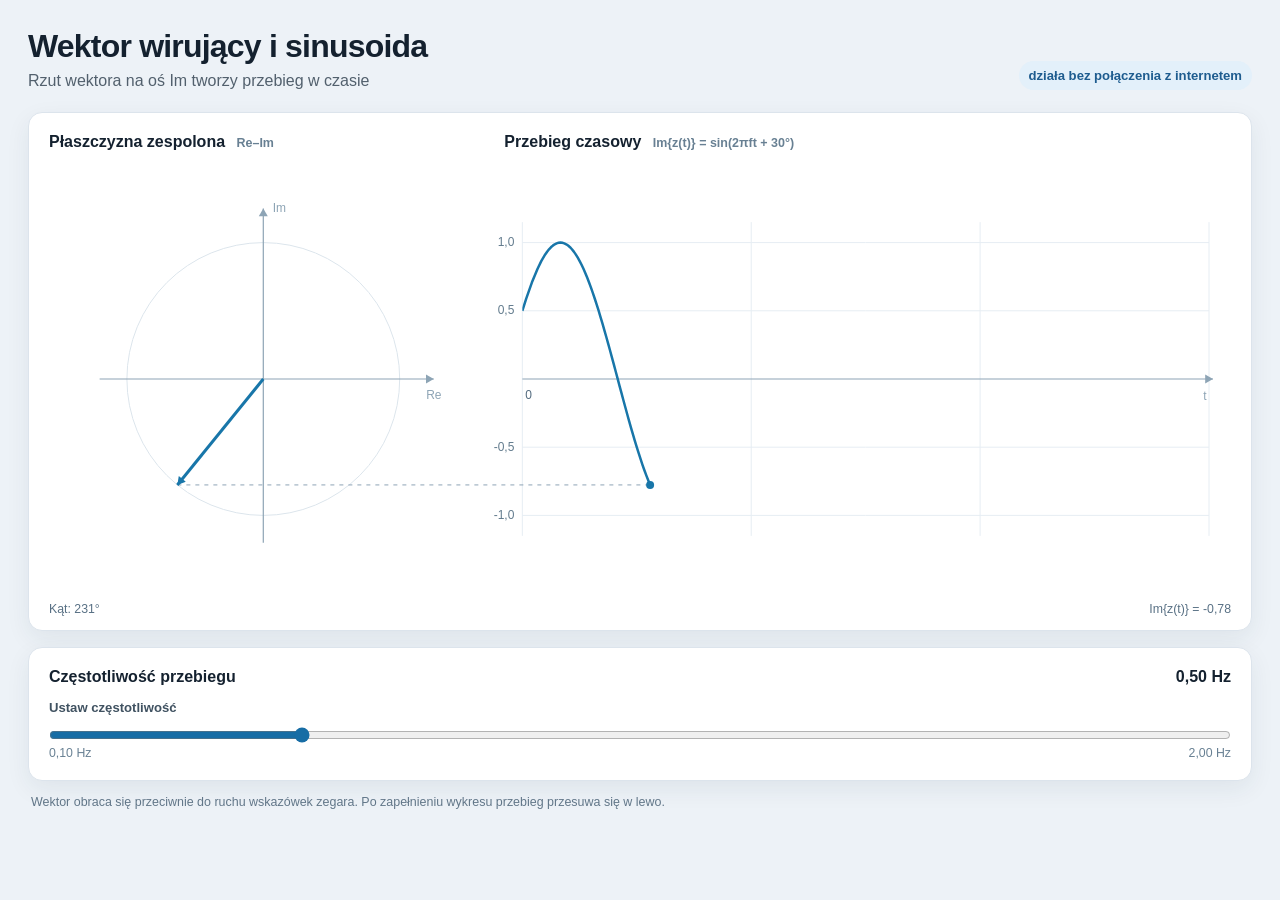
<file: wektor_wirujacy/index.html>
<!doctype html>
<html lang="pl">
<head>
  <meta charset="utf-8">
  <meta name="viewport" content="width=device-width, initial-scale=1">
  <title>Wektor wirujący i sinusoida</title>
  <style>
    :root { color-scheme: light; font-family: Inter, Segoe UI, Arial, sans-serif; color: #14212f; background: #edf2f7; }
    * { box-sizing: border-box; }
    body { margin: 0; min-width: 320px; }
    main { max-width: 1320px; margin: 0 auto; padding: 28px; }
    header { display: flex; align-items: end; justify-content: space-between; gap: 24px; margin-bottom: 22px; }
    h1 { margin: 0; font-size: clamp(1.5rem, 3vw, 2rem); letter-spacing: -0.025em; }
    header p { margin: 7px 0 0; color: #52606d; }
    .tag { color: #1e5c8f; background: #e3f0fa; padding: 7px 10px; border-radius: 999px; font-size: .82rem; font-weight: 650; white-space: nowrap; }
    .card { background: #fff; border: 1px solid #dce4ec; border-radius: 14px; box-shadow: 0 8px 24px rgba(35, 55, 75, .07); }
    .chart { padding: 20px 20px 14px; overflow: hidden; }
    .chart-heading { display: grid; grid-template-columns: 37% 1fr; gap: 18px; margin-bottom: 8px; }
    h2 { font-size: 1rem; margin: 0; }
    .unit { font-size: .78rem; color: #688093; margin-left: 7px; }
    canvas { display: block; width: 100%; height: 440px; }
    .readout { display: flex; justify-content: space-between; gap: 12px; margin: 3px 0 0; color: #587084; font-size: .77rem; }
    .controls { margin-top: 16px; padding: 20px; }
    .control-heading { display: flex; align-items: baseline; justify-content: space-between; gap: 16px; }
    label { display: block; color: #405261; font-size: .82rem; font-weight: 650; margin-top: 14px; }
    input[type="range"] { display: block; width: 100%; margin: 12px 0 3px; accent-color: #176da5; cursor: pointer; }
    input:focus-visible { outline: 3px solid #b9dbf3; outline-offset: 4px; }
    .scale { display: flex; justify-content: space-between; color: #688093; font-size: .77rem; }
    footer { color: #617688; font-size: .78rem; padding: 14px 3px 0; }
    @media (max-width: 850px) { main { padding: 16px; } header { align-items: start; flex-direction: column; gap: 10px; } .chart { padding: 16px 12px 12px; } canvas { height: 330px; } }
    @media (max-width: 560px) { .chart-heading { gap: 6px; } .chart-heading h2 { font-size: .85rem; } .unit { display: none; } canvas { height: 260px; } }
  </style>
</head>
<body>
  <main>
    <header>
      <div><h1>Wektor wirujący i sinusoida</h1><p>Rzut wektora na oś Im tworzy przebieg w czasie</p></div>
      <div class="tag">działa bez połączenia z internetem</div>
    </header>
    <section class="card chart" aria-label="Animacja wektora i sinusoidy">
      <div class="chart-heading">
        <div><h2>Płaszczyzna zespolona <span class="unit">Re–Im</span></h2></div>
        <div><h2>Przebieg czasowy <span class="unit">Im{z(t)} = sin(2πft + 30°)</span></h2></div>
      </div>
      <canvas id="animation" role="img" aria-label="Wirujący wektor po lewej i powstająca sinusoida po prawej"></canvas>
      <p class="readout"><span id="angle">Kąt: 30°</span><span id="value">Im{z(t)} = 0,50</span></p>
    </section>
    <section class="card controls" aria-label="Sterowanie częstotliwością">
      <div class="control-heading"><h2>Częstotliwość przebiegu</h2><strong id="frequency">0,50 Hz</strong></div>
      <label for="frequency-slider">Ustaw częstotliwość</label>
      <input id="frequency-slider" type="range" min="0.1" max="2" step="0.01" value="0.5">
      <div class="scale"><span>0,10 Hz</span><span>2,00 Hz</span></div>
    </section>
    <footer>Wektor obraca się przeciwnie do ruchu wskazówek zegara. Po zapełnieniu wykresu przebieg przesuwa się w lewo.</footer>
  </main>
  <script>
    (() => {
      const canvas = document.querySelector('#animation');
      const ctx = canvas.getContext('2d');
      const slider = document.querySelector('#frequency-slider');
      const frequencyReadout = document.querySelector('#frequency');
      const angleReadout = document.querySelector('#angle');
      const valueReadout = document.querySelector('#value');
      const initialAngle = Math.PI / 6;
      const blue = '#1876a9';
      let frequency = Number(slider.value);
      let phase = initialAngle;
      let elapsed = 0;
      let samples = [{ time: 0, value: Math.sin(initialAngle) }];
      let previousFrame;
      let width = 0;
      let height = 0;

      function sizeCanvas() {
        const bounds = canvas.getBoundingClientRect();
        const ratio = window.devicePixelRatio || 1;
        width = bounds.width;
        height = bounds.height;
        canvas.width = Math.round(width * ratio);
        canvas.height = Math.round(height * ratio);
        ctx.setTransform(ratio, 0, 0, ratio, 0, 0);
        draw();
      }

      function line(x1, y1, x2, y2, color, lineWidth = 1) {
        ctx.strokeStyle = color;
        ctx.lineWidth = lineWidth;
        ctx.beginPath();
        ctx.moveTo(x1, y1);
        ctx.lineTo(x2, y2);
        ctx.stroke();
      }

      function arrow(x1, y1, x2, y2, color, lineWidth = 2) {
        line(x1, y1, x2, y2, color, lineWidth);
        const direction = Math.atan2(y2 - y1, x2 - x1);
        const length = 9;
        ctx.fillStyle = color;
        ctx.beginPath();
        ctx.moveTo(x2, y2);
        ctx.lineTo(x2 - length * Math.cos(direction - Math.PI / 6), y2 - length * Math.sin(direction - Math.PI / 6));
        ctx.lineTo(x2 - length * Math.cos(direction + Math.PI / 6), y2 - length * Math.sin(direction + Math.PI / 6));
        ctx.closePath();
        ctx.fill();
      }

      function draw() {
        if (!width || !height) return;
        ctx.clearRect(0, 0, width, height);
        const compact = width < 610;
        const split = width * (compact ? .38 : .37);
        const middle = height * .5;
        const radius = Math.min(height * .31, split * .34);
        const centerX = split * .49;
        const plotLeft = split + (compact ? 22 : 36);
        const plotRight = width - (compact ? 12 : 22);
        const plotWidth = plotRight - plotLeft;
        const amplitude = radius;
        const timeWindow = 3 / frequency;
        const visibleStart = Math.max(0, elapsed - timeWindow);
        const pointX = plotLeft + Math.min(elapsed / timeWindow, 1) * plotWidth;
        const currentValue = Math.sin(phase);
        const tipX = centerX + radius * Math.cos(phase);
        const tipY = middle - radius * currentValue;
        const pointY = middle - amplitude * currentValue;

        ctx.font = compact ? '10px Segoe UI, Arial' : '12px Segoe UI, Arial';
        ctx.fillStyle = '#627b8d';
        ctx.textAlign = 'center';
        ctx.textBaseline = 'middle';
        ctx.strokeStyle = '#dce5ec';
        ctx.lineWidth = 1;
        ctx.beginPath();
        ctx.arc(centerX, middle, radius, 0, 2 * Math.PI);
        ctx.stroke();
        for (const level of [-1, -.5, .5, 1]) {
          const y = middle - amplitude * level;
          line(plotLeft, y, plotRight, y, '#e6edf3');
          if (!compact) {
            ctx.textAlign = 'right';
            ctx.fillText(level.toFixed(1).replace('.', ','), plotLeft - 8, y);
          }
        }
        for (let index = 0; index <= 3; index++) {
          const x = plotLeft + index * plotWidth / 3;
          line(x, middle - amplitude * 1.15, x, middle + amplitude * 1.15, '#e6edf3');
        }
        arrow(centerX - radius * 1.2, middle, centerX + radius * 1.25, middle, '#8da4b5', 1.2);
        arrow(centerX, middle + radius * 1.2, centerX, middle - radius * 1.25, '#8da4b5', 1.2);
        arrow(plotLeft, middle, plotRight + 4, middle, '#8da4b5', 1.2);
        ctx.textAlign = 'center';
        ctx.fillText('Re', centerX + radius * 1.25, middle + 17);
        ctx.fillText('Im', centerX + 16, middle - radius * 1.25);
        ctx.fillText('t', plotRight - 4, middle + 18);

        ctx.save();
        ctx.beginPath();
        ctx.rect(plotLeft, middle - amplitude * 1.18, plotWidth, amplitude * 2.36);
        ctx.clip();
        ctx.strokeStyle = blue;
        ctx.lineWidth = 2.5;
        ctx.lineJoin = 'round';
        ctx.beginPath();
        let started = false;
        for (const sample of samples) {
          if (sample.time < visibleStart) continue;
          const x = plotLeft + (sample.time - visibleStart) / timeWindow * plotWidth;
          const y = middle - amplitude * sample.value;
          if (!started) { ctx.moveTo(x, y); started = true; }
          else ctx.lineTo(x, y);
        }
        ctx.stroke();
        ctx.restore();

        ctx.save();
        ctx.setLineDash([4, 5]);
        line(tipX, tipY, pointX, pointY, '#8da4b5', 1);
        ctx.restore();
        arrow(centerX, middle, tipX, tipY, blue, 3);
        ctx.fillStyle = blue;
        ctx.beginPath();
        ctx.arc(pointX, pointY, 4, 0, Math.PI * 2);
        ctx.fill();
        ctx.fillStyle = '#526a7e';
        ctx.textAlign = 'left';
        ctx.fillText('0', plotLeft + 3, middle + 17);
        angleReadout.textContent = `Kąt: ${((phase * 180 / Math.PI) % 360).toFixed(0)}°`;
        valueReadout.textContent = `Im{z(t)} = ${currentValue.toFixed(2).replace('.', ',')}`;
      }

      function animate(timestamp) {
        if (previousFrame !== undefined) {
          const delta = Math.min((timestamp - previousFrame) / 1000, .05);
          elapsed += delta;
          phase = (phase + 2 * Math.PI * frequency * delta) % (2 * Math.PI);
          samples.push({ time: elapsed, value: Math.sin(phase) });
          const oldest = elapsed - 3 / frequency - .1;
          while (samples.length > 2 && samples[1].time < oldest) samples.shift();
          draw();
        }
        previousFrame = timestamp;
        requestAnimationFrame(animate);
      }

      slider.addEventListener('input', () => {
        frequency = Number(slider.value);
        frequencyReadout.textContent = `${frequency.toFixed(2).replace('.', ',')} Hz`;
        elapsed = 0;
        samples = [{ time: 0, value: Math.sin(phase) }];
        draw();
      });
      if ('ResizeObserver' in window) new ResizeObserver(sizeCanvas).observe(canvas);
      else window.addEventListener('resize', sizeCanvas);
      sizeCanvas();
      requestAnimationFrame(animate);
    })();
  </script>
</body>
</html>
</file>
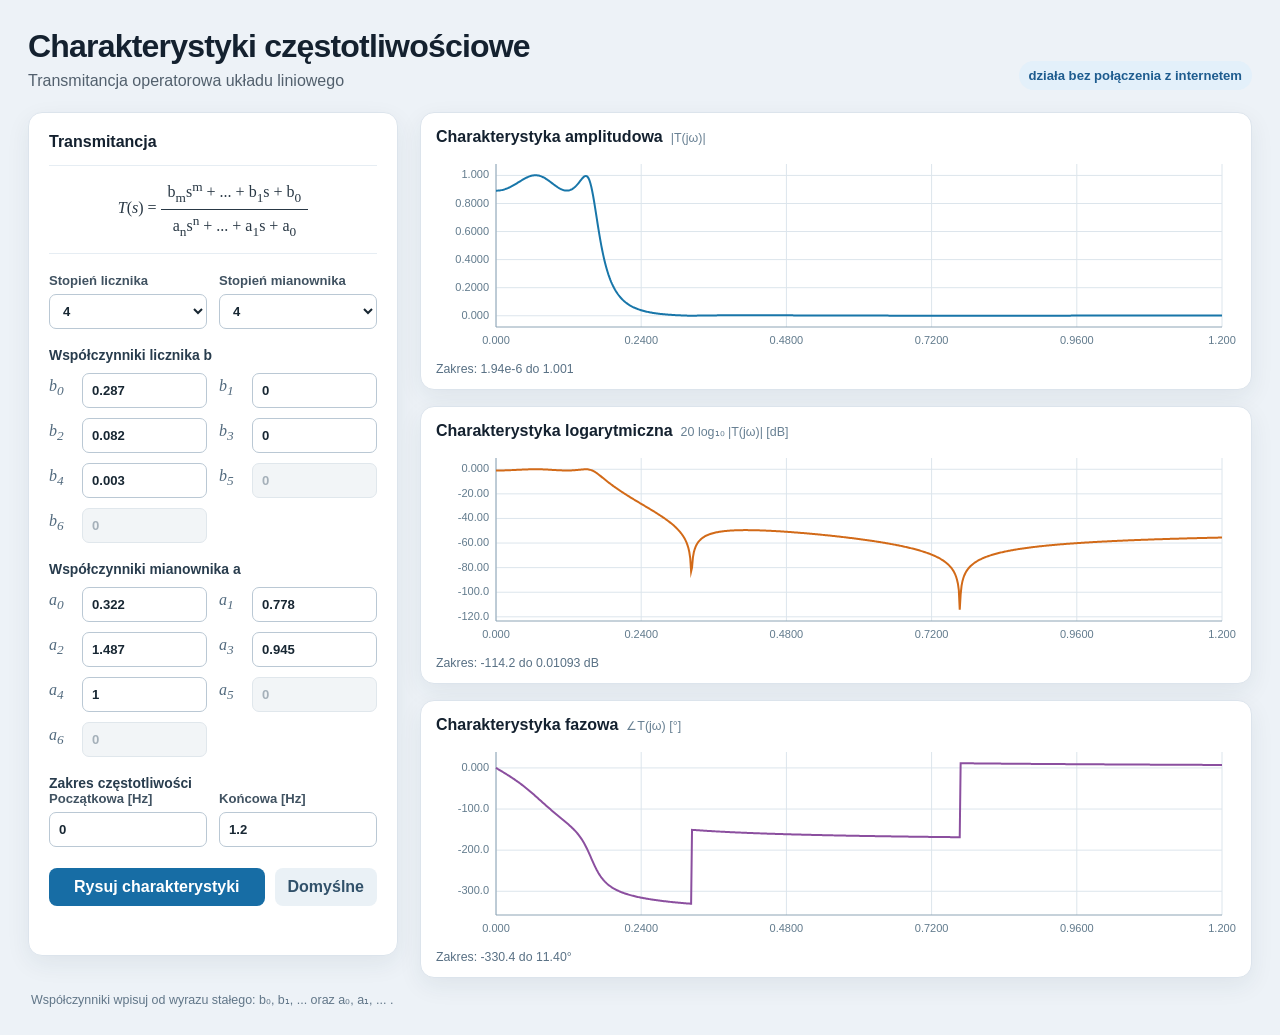
<file: charakterystyki/charakterystki1/index.html>
<!doctype html>
<html lang="pl">
<head>
  <meta charset="utf-8">
  <meta name="viewport" content="width=device-width, initial-scale=1">
  <title>Charakterystyki częstotliwościowe</title>
  <style>
    :root { color-scheme: light; font-family: Inter, Segoe UI, Arial, sans-serif; color: #14212f; background: #edf2f7; }
    * { box-sizing: border-box; }
    body { margin: 0; min-width: 320px; }
    main { max-width: 1320px; margin: 0 auto; padding: 28px; }
    header { display: flex; align-items: end; justify-content: space-between; gap: 24px; margin-bottom: 22px; }
    h1 { margin: 0; font-size: clamp(1.5rem, 3vw, 2rem); letter-spacing: -0.025em; }
    header p { margin: 7px 0 0; color: #52606d; }
    .tag { color: #1e5c8f; background: #e3f0fa; padding: 7px 10px; border-radius: 999px; font-size: .82rem; font-weight: 650; white-space: nowrap; }
    .layout { display: grid; grid-template-columns: minmax(290px, 370px) minmax(0, 1fr); gap: 22px; align-items: start; }
    .card { background: #fff; border: 1px solid #dce4ec; border-radius: 14px; box-shadow: 0 8px 24px rgba(35, 55, 75, .07); }
    .controls { padding: 20px; position: sticky; top: 16px; }
    h2 { font-size: 1rem; margin: 0 0 14px; }
    .formula { margin: 0 0 19px; font-family: Georgia, serif; text-align: center; color: #293845; padding: 13px 7px; border-block: 1px solid #e6edf3; line-height: 1.8; }
    .formula .fraction { display: inline-flex; flex-direction: column; vertical-align: middle; text-align: center; line-height: 1.25; }
    .formula .top { border-bottom: 1px solid currentColor; padding: 0 7px 3px; }
    .formula .bottom { padding-top: 3px; }
    .field-row { display: grid; grid-template-columns: 1fr 1fr; gap: 12px; }
    label { display: block; color: #405261; font-size: .82rem; font-weight: 650; }
    input, select { width: 100%; margin-top: 6px; height: 35px; border: 1px solid #bac8d4; border-radius: 7px; padding: 6px 9px; color: #182733; background: #fff; font: inherit; }
    input:focus, select:focus { outline: 3px solid #b9dbf3; border-color: #2878ae; }
    input:disabled { background: #f2f5f7; border-color: #e0e7ec; color: #a5b0b9; }
    fieldset { margin: 18px 0 0; padding: 0; border: 0; }
    legend { padding: 0; font-size: .87rem; font-weight: 750; color: #283c4d; }
    .coefficients { display: grid; grid-template-columns: 1fr 1fr; gap: 10px 12px; margin-top: 10px; }
    .coefficient { display: grid; grid-template-columns: 28px 1fr; align-items: end; gap: 5px; }
    .coefficient span { padding-bottom: 9px; color: #526a7e; font: italic 1rem Georgia, serif; }
    .coefficient input { margin: 0; }
    .buttons { display: flex; gap: 10px; margin-top: 21px; }
    button { cursor: pointer; border: 0; border-radius: 8px; padding: 10px 13px; font: inherit; font-weight: 700; }
    #draw { color: white; background: #176da5; flex: 1; }
    #draw:hover { background: #115b8c; }
    #reset { color: #31516a; background: #eaf1f6; }
    .notice { min-height: 18px; margin: 11px 0 0; font-size: .8rem; color: #b42318; }
    .chart-area { display: grid; gap: 16px; }
    .chart { padding: 15px 15px 10px; min-height: 255px; overflow: hidden; }
    .chart-heading { display: flex; align-items: baseline; gap: 8px; margin-bottom: 8px; }
    .chart h2 { margin: 0; }
    .unit { font-size: .78rem; color: #688093; }
    canvas { display: block; width: 100%; height: 205px; touch-action: none; }
    .readout { height: 17px; margin: 3px 0 0; color: #587084; font-size: .77rem; }
    footer { color: #617688; font-size: .78rem; padding: 14px 3px 0; }
    @media (max-width: 850px) { main { padding: 16px; } header { align-items: start; flex-direction: column; gap: 10px; } .layout { grid-template-columns: 1fr; } .controls { position: static; } }
  </style>
</head>
<body>
  <main>
    <header>
      <div><h1>Charakterystyki częstotliwościowe</h1><p>Transmitancja operatorowa układu liniowego</p></div>
      <div class="tag">działa bez połączenia z internetem</div>
    </header>
    <div class="layout">
      <section class="card controls" aria-label="Parametry transmitancji">
        <h2>Transmitancja</h2>
        <p class="formula"><i>T</i>(<i>s</i>) = <span class="fraction"><span class="top">b<sub>m</sub>s<sup>m</sup> + ... + b<sub>1</sub>s + b<sub>0</sub></span><span class="bottom">a<sub>n</sub>s<sup>n</sup> + ... + a<sub>1</sub>s + a<sub>0</sub></span></span></p>
        <div class="field-row">
          <label>Stopień licznika<select id="numDegree" aria-label="Stopień licznika"></select></label>
          <label>Stopień mianownika<select id="denDegree" aria-label="Stopień mianownika"></select></label>
        </div>
        <fieldset><legend>Współczynniki licznika b</legend><div class="coefficients" id="numerator"></div></fieldset>
        <fieldset><legend>Współczynniki mianownika a</legend><div class="coefficients" id="denominator"></div></fieldset>
        <fieldset><legend>Zakres częstotliwości</legend><div class="field-row"><label>Początkowa [Hz]<input id="startHz" type="number" value="0" min="0" step="any"></label><label>Końcowa [Hz]<input id="endHz" type="number" value="10000" min="0" step="any"></label></div></fieldset>
        <div class="buttons"><button id="draw" type="button">Rysuj charakterystyki</button><button id="reset" type="button">Domyślne</button></div>
        <p class="notice" id="notice" role="alert"></p>
      </section>
      <section class="chart-area" aria-label="Wykresy charakterystyk">
        <article class="card chart"><div class="chart-heading"><h2>Charakterystyka amplitudowa</h2><span class="unit">|T(jω)|</span></div><canvas id="amp" aria-label="Wykres charakterystyki amplitudowej"></canvas><p class="readout" id="ampReadout"></p></article>
        <article class="card chart"><div class="chart-heading"><h2>Charakterystyka logarytmiczna</h2><span class="unit">20 log₁₀ |T(jω)| [dB]</span></div><canvas id="db" aria-label="Wykres charakterystyki w decybelach"></canvas><p class="readout" id="dbReadout"></p></article>
        <article class="card chart"><div class="chart-heading"><h2>Charakterystyka fazowa</h2><span class="unit">∠T(jω) [°]</span></div><canvas id="phase" aria-label="Wykres charakterystyki fazowej"></canvas><p class="readout" id="phaseReadout"></p></article>
      </section>
    </div>
    <footer>Współczynniki wpisuj od wyrazu stałego: b₀, b₁, ... oraz a₀, a₁, ... .</footer>
  </main>
  <script>
    (() => {
      const maxDegree = 6;
      const defaults = { num: 4, den: 4, b: [.287, 0, .082, 0, .003, 0, 0], a: [.322, .778, 1.487, .945, 1, 0, 0], start: 0, end: 1.2 };
      const els = { num: document.querySelector('#numDegree'), den: document.querySelector('#denDegree'), numerator: document.querySelector('#numerator'), denominator: document.querySelector('#denominator'), start: document.querySelector('#startHz'), end: document.querySelector('#endHz'), notice: document.querySelector('#notice') };
      const charts = [{ canvas: document.querySelector('#amp'), readout: document.querySelector('#ampReadout'), key: 'amplitude' }, { canvas: document.querySelector('#db'), readout: document.querySelector('#dbReadout'), key: 'db' }, { canvas: document.querySelector('#phase'), readout: document.querySelector('#phaseReadout'), key: 'phase' }];
      let response = [];
      for (let i = 0; i <= maxDegree; i++) { els.num.add(new Option(i, i)); els.den.add(new Option(i, i)); }
      function coefficientInputs(container, letter) {
        for (let i = 0; i <= maxDegree; i++) {
          const wrap = document.createElement('label'); wrap.className = 'coefficient';
          wrap.innerHTML = `<span>${letter}<sub>${i}</sub></span><input type="number" step="any" value="0" aria-label="Współczynnik ${letter}${i}">`;
          container.append(wrap);
        }
      }
      coefficientInputs(els.numerator, 'b'); coefficientInputs(els.denominator, 'a');
      function inputs(container) { return [...container.querySelectorAll('input')]; }
      function updateEnabled() {
        inputs(els.numerator).forEach((input, i) => input.disabled = i > +els.num.value);
        inputs(els.denominator).forEach((input, i) => input.disabled = i > +els.den.value);
      }
      function setDefaults() {
        els.num.value = defaults.num; els.den.value = defaults.den; els.start.value = defaults.start; els.end.value = defaults.end;
        inputs(els.numerator).forEach((input, i) => input.value = defaults.b[i]);
        inputs(els.denominator).forEach((input, i) => input.value = defaults.a[i]);
        updateEnabled(); draw();
      }
      function coefficients(container, degree) { return inputs(container).slice(0, degree + 1).map(input => Number(input.value)); }
      function polyAt(coeffs, omega) {
        let re = 0, im = 0;
        for (let i = 0; i < coeffs.length; i++) { const term = coeffs[i] * omega ** i; re += term * Math.cos(i * Math.PI / 2); im += term * Math.sin(i * Math.PI / 2); }
        return { re, im };
      }
      function format(value) { const abs = Math.abs(value); return abs >= 10000 || (abs > 0 && abs < .001) ? value.toExponential(2) : value.toPrecision(4); }
      function draw() {
        const start = Number(els.start.value), end = Number(els.end.value), numDegree = +els.num.value, denDegree = +els.den.value;
        const b = coefficients(els.numerator, numDegree), a = coefficients(els.denominator, denDegree);
        if (!Number.isFinite(start) || !Number.isFinite(end) || start < 0 || end <= start || ![...a, ...b].every(Number.isFinite) || a.every(x => x === 0)) { els.notice.textContent = 'Podaj poprawny zakres, dodatnią częstotliwość końcową i współczynniki.'; return; }
        els.notice.textContent = '';
        const samples = 800; response = []; let previousPhase;
        for (let k = 0; k <= samples; k++) {
          const f = start + (end - start) * k / samples, omega = 2 * Math.PI * f, n = polyAt(b, omega), d = polyAt(a, omega);
          const denMag = Math.hypot(d.re, d.im); let amplitude = denMag === 0 ? NaN : Math.hypot(n.re, n.im) / denMag;
          let phase = Math.atan2(n.im, n.re) - Math.atan2(d.im, d.re);
          if (previousPhase !== undefined) { while (phase - previousPhase > Math.PI) phase -= 2 * Math.PI; while (phase - previousPhase < -Math.PI) phase += 2 * Math.PI; }
          previousPhase = phase;
          response.push({ f, amplitude, db: amplitude > 0 ? 20 * Math.log10(amplitude) : NaN, phase: phase * 180 / Math.PI });
        }
        charts.forEach(renderChart);
      }
      function ticks(min, max) { const span = max - min || 1, raw = span / 5, power = 10 ** Math.floor(Math.log10(raw)), fraction = raw / power, nice = (fraction < 1.5 ? 1 : fraction < 3 ? 2 : fraction < 7 ? 5 : 10) * power, first = Math.ceil(min / nice) * nice, result = []; for (let x = first; x <= max + nice * .01; x += nice) result.push(x); return result; }
      function renderChart(chart) {
        const { canvas, readout, key } = chart, rect = canvas.getBoundingClientRect(), ratio = devicePixelRatio || 1, width = Math.max(260, Math.round(rect.width)), height = Math.round(rect.height);
        canvas.width = width * ratio; canvas.height = height * ratio; const ctx = canvas.getContext('2d'); ctx.scale(ratio, ratio); ctx.clearRect(0, 0, width, height);
        const values = response.map(p => p[key]).filter(Number.isFinite); if (!values.length) { readout.textContent = 'Brak danych do narysowania.'; return; }
        let min = Math.min(...values), max = Math.max(...values), pad = (max - min) * .08; if (pad === 0) pad = Math.max(Math.abs(max) * .1, 1); min -= pad; max += pad;
        const left = 60, right = 14, top = 10, bottom = 32, pw = width - left - right, ph = height - top - bottom;
        const x = f => left + (f - response[0].f) / (response.at(-1).f - response[0].f) * pw, y = v => top + (max - v) / (max - min) * ph;
        ctx.font = '11px Segoe UI, Arial'; ctx.strokeStyle = '#dce5ec'; ctx.fillStyle = '#627b8d'; ctx.lineWidth = 1;
        ticks(min, max).forEach(t => { const yy = y(t); ctx.beginPath(); ctx.moveTo(left, yy); ctx.lineTo(left + pw, yy); ctx.stroke(); ctx.textAlign = 'right'; ctx.textBaseline = 'middle'; ctx.fillText(format(t), left - 7, yy); });
        for (let i = 0; i <= 5; i++) { const f = response[0].f + (response.at(-1).f - response[0].f) * i / 5, xx = x(f); ctx.beginPath(); ctx.moveTo(xx, top); ctx.lineTo(xx, top + ph); ctx.stroke(); ctx.textAlign = 'center'; ctx.textBaseline = 'top'; ctx.fillText(format(f), xx, top + ph + 8); }
        ctx.strokeStyle = '#8da4b5'; ctx.beginPath(); ctx.moveTo(left, top); ctx.lineTo(left, top + ph); ctx.lineTo(left + pw, top + ph); ctx.stroke();
        ctx.strokeStyle = key === 'phase' ? '#8b4f9f' : key === 'db' ? '#d26a18' : '#1876a9'; ctx.lineWidth = 2; ctx.beginPath(); let started = false;
        response.forEach(p => { if (!Number.isFinite(p[key])) { started = false; return; } const px = x(p.f), py = y(p[key]); if (!started) { ctx.moveTo(px, py); started = true; } else ctx.lineTo(px, py); }); ctx.stroke();
        const unit = key === 'amplitude' ? '' : key === 'db' ? ' dB' : '°'; readout.textContent = `Zakres: ${format(min + pad)} do ${format(max - pad)}${unit}`;
        canvas.onpointermove = event => { const r = canvas.getBoundingClientRect(), position = Math.max(0, Math.min(1, (event.clientX - r.left - left) / pw)), p = response[Math.round(position * (response.length - 1))]; readout.textContent = `f = ${format(p.f)} Hz, wartość = ${format(p[key])}${unit}`; };
        canvas.onpointerleave = () => { readout.textContent = `Zakres: ${format(min + pad)} do ${format(max - pad)}${unit}`; };
      }
      els.num.addEventListener('change', () => { updateEnabled(); draw(); });
      els.den.addEventListener('change', () => { updateEnabled(); draw(); });
      document.querySelector('.controls').addEventListener('input', event => { if (event.target.matches('input')) draw(); });
      document.querySelector('#draw').addEventListener('click', draw); document.querySelector('#reset').addEventListener('click', setDefaults);
      new ResizeObserver(() => { if (response.length) charts.forEach(renderChart); }).observe(document.querySelector('.chart-area'));
      setDefaults();
    })();
  </script>
</body>
</html>
</file>
<file: khn/style.css>
:root { color-scheme: light; font-family: Inter, Segoe UI, Arial, sans-serif; color: #14212f; background: #edf2f7; --border: #dce4ec; --muted: #617688; --accent: #176da5; --dp: #1876a9; --sp: #15806b; --gp: #bd5c24; }
* { box-sizing: border-box; }
body { margin: 0; min-width: 320px; }
main { max-width: 1440px; margin: auto; padding: 28px; }
header { display: flex; justify-content: space-between; align-items: end; gap: 20px; margin: 12px 0 22px; }
h1 { margin: 0; font-size: clamp(1.5rem, 3vw, 2rem); letter-spacing: -.025em; }
header p { margin: 8px 0 0; color: #52606d; line-height: 1.5; }
a { color: var(--accent); }
.back { font-size: .82rem; text-decoration: none; }
.tag { color: #1e5c8f; background: #e3f0fa; padding: 7px 10px; border-radius: 999px; font-size: .82rem; font-weight: 650; white-space: nowrap; }
.layout { display: grid; grid-template-columns: 335px minmax(0, 1fr); gap: 22px; align-items: start; }
.card { background: #fff; border: 1px solid var(--border); border-radius: 14px; box-shadow: 0 8px 24px rgba(35,55,75,.07); }
.controls { padding: 20px; }
h2 { font-size: 1rem; margin: 0 0 14px; }
h3 { font-size: .85rem; margin: 18px 0 10px; }
fieldset { border: 0; padding: 0; margin: 20px 0 0; }
legend { padding: 0; font-size: .88rem; font-weight: 750; margin-bottom: 11px; }
.fields { display: grid; grid-template-columns: 1fr 1fr; gap: 12px; }
label { display: block; color: #405261; font-size: .82rem; font-weight: 650; }
.wide { grid-column: 1 / -1; }
input, select { width: 100%; margin-top: 6px; min-height: 36px; border: 1px solid #bac8d4; border-radius: 7px; padding: 6px 9px; color: #182733; background: #fff; font: inherit; }
input:disabled { background: #f2f5f7; color: #788996; }
button { cursor: pointer; border: 1px solid #c9d6df; border-radius: 8px; padding: 9px 12px; color: #31516a; background: #eaf1f6; font: inherit; font-size: .83rem; font-weight: 700; }
button:hover { filter: brightness(.96); }
:is(input,select,button,a,summary):focus-visible { outline: 3px solid #b9dbf3; outline-offset: 2px; }
.buttons { display: flex; gap: 9px; margin-top: 18px; flex-wrap: wrap; }
.primary { color: #fff; background: var(--accent); border-color: var(--accent); flex: 1; }
.check { display: inline-flex; align-items: center; gap: 7px; font-weight: 500; }
.check input { width: 16px; min-height: auto; height: 16px; margin: 0; accent-color: var(--accent); }
.checks { display: flex; flex-wrap: wrap; gap: 15px; }
.muted, .note { font-size: .8rem; line-height: 1.55; color: var(--muted); }
.notice { font-size: .82rem; line-height: 1.5; color: #b42318; margin: 12px 0 0; }
.notice:empty { display: none; }
.content { display: grid; gap: 16px; min-width: 0; }
.summary { display: grid; grid-template-columns: repeat(4,minmax(0,1fr)); gap: 10px; }
.metric { padding: 13px 15px; }
.metric small { display: block; font-size: .73rem; color: var(--muted); margin-bottom: 7px; }
.metric strong { font-size: .94rem; }
.panel { padding: 18px; min-width: 0; }
.heading { display: flex; justify-content: space-between; align-items: baseline; gap: 12px; }
.heading span { color: var(--muted); font-size: .78rem; }
.legend { display: flex; flex-wrap: wrap; gap: 9px 18px; margin-bottom: 12px; }
.dp { color: var(--dp); } .sp { color: var(--sp); } .gp { color: var(--gp); }
.legend .check::before { content: ''; width: 18px; height: 3px; background: currentColor; }
.charts { display: grid; grid-template-columns: 1fr 1fr; gap: 16px; }
.chart { padding: 16px 14px 10px; min-width: 0; overflow: hidden; }
.chart.full { grid-column: 1 / -1; }
.chart h2 { margin-bottom: 6px; font-size: .92rem; }
canvas { display: block; width: 100%; height: 230px; }
.readout { min-height: 32px; margin: 4px 0 0; font-size: .75rem; color: #587084; line-height: 1.45; }
.formula { font-family: Cambria Math, STIX Two Math, Georgia, serif; line-height: 1.8; overflow-x: auto; padding: 9px 2px; color: #293845; }
math { font-size: 1.03em; }
.equation-grid { display: grid; grid-template-columns: repeat(3,minmax(0,1fr)); gap: 12px; }
.equation { padding: 12px; border: 1px solid #e6edf3; border-radius: 9px; min-width: 0; }
.equation h3 { margin: 0 0 6px; }
details { margin-top: 16px; }
summary { cursor: pointer; font-size: .86rem; font-weight: 700; color: #31516a; }
.table-wrap, .schematic-wrap { overflow-x: auto; }
table { border-collapse: collapse; width: 100%; font-size: .83rem; }
td, th { padding: 9px 10px; text-align: left; border-bottom: 1px solid #e6edf3; }
th { color: #526a7e; font-weight: 650; }
td:last-child { font-family: Cambria Math, Georgia, serif; }
.schematic { display: block; width: 100%; min-width: 690px; height: auto; }
.schematic .wire { stroke: #738a9b; stroke-width: 2; fill: none; }
.schematic .device { stroke: #40596b; stroke-width: 2; fill: white; }
.schematic text { font-family: Segoe UI, Arial, sans-serif; fill: #31485a; font-size: 13px; }
.schematic .value { fill: #617688; font-size: 11px; }
.status-ok { color: #15806b; }
.status-bad { color: #b42318; }
footer { padding: 18px 0 0; color: var(--muted); font-size: .78rem; line-height: 1.6; }
@media(max-width:1120px) { .layout { grid-template-columns: 305px minmax(0,1fr); gap: 16px; } .charts, .equation-grid { grid-template-columns: 1fr; } .summary { grid-template-columns: 1fr 1fr; } }
@media(max-width:820px) { main { padding: 16px; } header { align-items: start; flex-direction: column; gap: 10px; } .layout { grid-template-columns: 1fr; } .controls .fields { grid-template-columns: 1fr 1fr; } }
@media print { .controls, .back, .buttons, .tag { display: none; } main { padding: 0; } .layout { display: block; } .card { box-shadow: none; break-inside: avoid; } }
</file>
